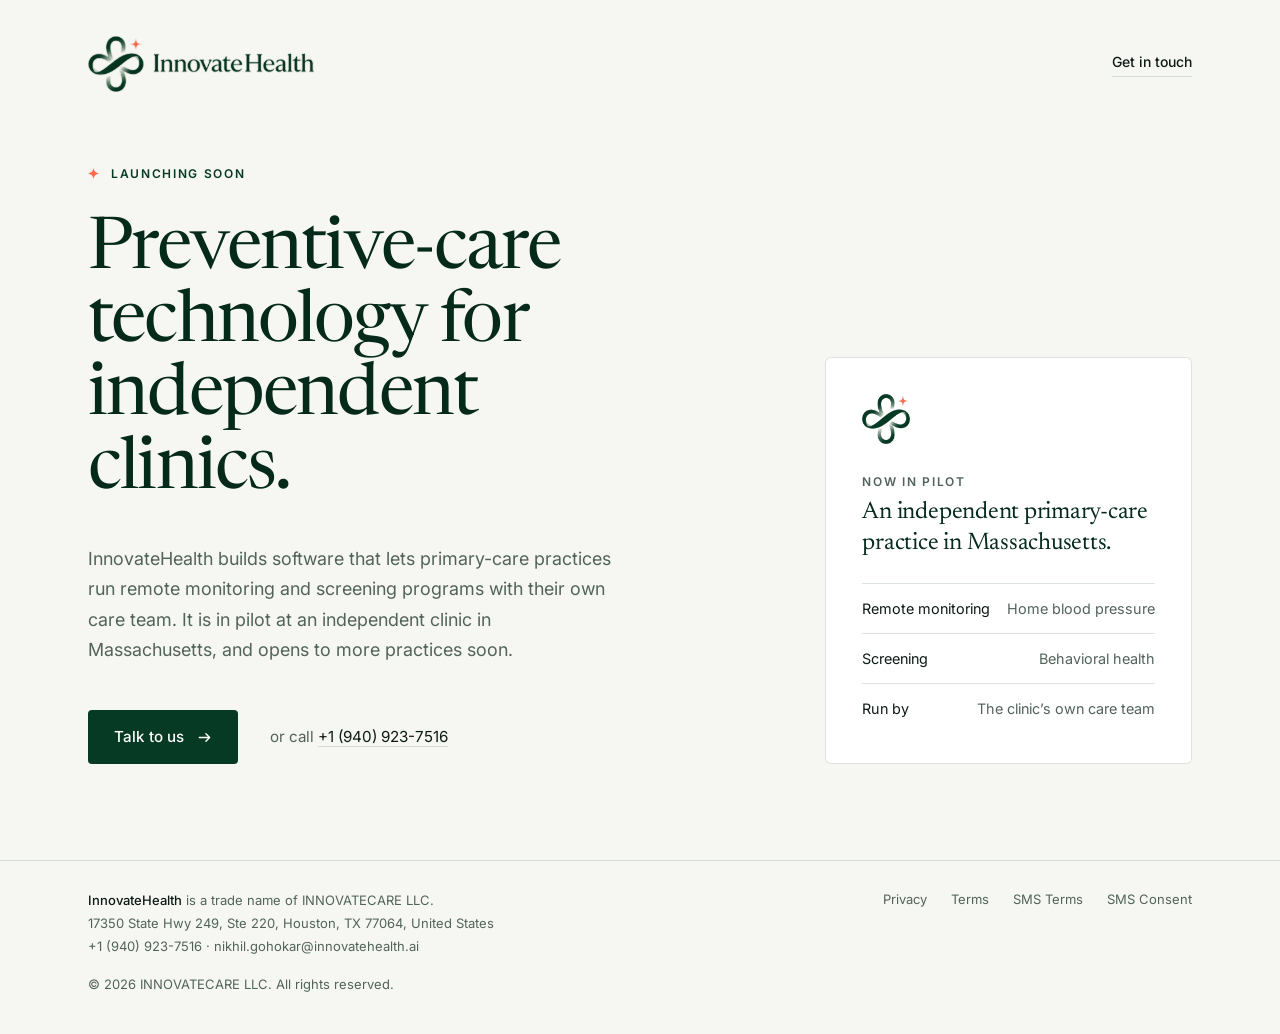
<file: index.html>
<!DOCTYPE html>
<html lang="en">
<head>
  <meta charset="UTF-8">
  <meta name="viewport" content="width=device-width, initial-scale=1.0">
  <title>InnovateHealth — Launching soon</title>
  <meta name="description" content="InnovateHealth builds preventive-care software for independent primary-care practices, now in pilot at a clinic in Massachusetts. A trade name of INNOVATECARE LLC.">
  <meta name="theme-color" content="#F6F7F3">
  <meta property="og:title" content="InnovateHealth — Launching soon">
  <meta property="og:description" content="Preventive-care technology for independent clinics. Now in pilot in Massachusetts.">
  <meta property="og:type" content="website">
  <meta property="og:url" content="https://innovatehealth.ai/">
  <link rel="canonical" href="https://innovatehealth.ai/">
  <link rel="icon" type="image/png" sizes="32x32" href="files/logos/favicon-32x32.png">
  <link rel="apple-touch-icon" sizes="180x180" href="files/logos/apple-touch-icon.png">
  <link rel="preconnect" href="https://fonts.googleapis.com">
  <link rel="preconnect" href="https://fonts.gstatic.com" crossorigin>
  <link href="https://fonts.googleapis.com/css2?family=Inter:wght@400;500;600&family=Newsreader:opsz,wght@6..72,400;6..72,500&display=swap" rel="stylesheet">
  <style>
    /* Palette taken from the logo: the knot (forest) and the spark (coral).
       Coral is a marker only — never body text, never a button. */
    :root {
      --forest: #073A25;
      --forest-deep: #052A1B;
      --spark: #FD6C4B;
      --canvas: #F6F7F3;
      --paper: #FFFFFF;
      --ink: #0E1A15;
      --muted: #52635B;            /* 6.1:1 on canvas */
      --rule: rgba(7, 58, 37, 0.14);
      --serif: "Newsreader", "Iowan Old Style", Georgia, serif;
      --sans: "Inter", system-ui, -apple-system, "Segoe UI", sans-serif;
    }
    *, *::before, *::after { box-sizing: border-box; }
    html, body { margin: 0; }
    body {
      min-height: 100vh;
      display: flex;
      flex-direction: column;
      background: var(--canvas);
      color: var(--ink);
      font-family: var(--sans);
      font-size: 16px;
      line-height: 1.6;
      -webkit-font-smoothing: antialiased;
      text-rendering: optimizeLegibility;
    }
    a { color: inherit; }
    a:focus-visible { outline: 2px solid var(--forest); outline-offset: 4px; border-radius: 2px; }
    .wrap { width: 100%; max-width: 1200px; margin: 0 auto; padding: 0 48px; }

    /* Header */
    header { padding: 36px 0 0; }
    header .wrap { display: flex; align-items: center; justify-content: space-between; }
    .logo { display: block; line-height: 0; }
    .logo img { height: 56px; width: auto; }
    .header-link {
      font-size: 0.875rem; font-weight: 500; color: var(--ink);
      text-decoration: none; padding-bottom: 2px;
      border-bottom: 1px solid var(--rule);
      transition: border-color 180ms ease;
    }
    .header-link:hover { border-color: var(--forest); }

    /* Hero */
    main { flex: 1; display: flex; align-items: center; padding: 72px 0 96px; }
    .grid {
      display: grid;
      grid-template-columns: minmax(0, 7fr) minmax(0, 4fr);
      gap: 96px;
      align-items: end;
    }
    .label {
      display: flex; align-items: center; gap: 12px;
      margin: 0 0 32px;
      font-size: 0.75rem; font-weight: 600; letter-spacing: 0.14em; text-transform: uppercase;
      color: var(--forest);
    }
    .label svg { width: 11px; height: 11px; flex: none; }
    h1 {
      margin: 0;
      font-family: var(--serif);
      font-optical-sizing: auto;
      font-weight: 400;
      font-size: clamp(2.6rem, 5.6vw, 5.25rem);
      line-height: 1.02;
      letter-spacing: -0.025em;
      color: var(--forest-deep);
      max-width: 12.5ch;
    }
    .lede {
      margin: 36px 0 0; max-width: 33rem;
      font-size: 1.125rem; line-height: 1.7; color: var(--muted);
    }
    .actions { display: flex; flex-wrap: wrap; align-items: center; gap: 16px 32px; margin-top: 44px; }
    .btn {
      display: inline-flex; align-items: center; gap: 12px;
      padding: 15px 26px;
      background: var(--forest); color: #FFFFFF;
      border-radius: 4px;
      font-weight: 500; font-size: 0.95rem; letter-spacing: 0.01em; text-decoration: none;
      transition: background-color 180ms ease;
    }
    .btn:hover { background: var(--forest-deep); }
    .btn svg { width: 15px; height: 15px; transition: transform 180ms ease; }
    .btn:hover svg { transform: translateX(3px); }
    .phone { font-size: 0.95rem; color: var(--muted); }
    .phone a { color: var(--ink); text-decoration: none; border-bottom: 1px solid var(--rule); }
    .phone a:hover { border-color: var(--forest); }

    /* Pilot note — the one piece of substance, set like a printed card */
    .pilot {
      background: var(--paper);
      border: 1px solid var(--rule);
      border-radius: 6px;
      padding: 36px 36px 30px;
    }
    .pilot-mark { display: block; width: 48px; height: auto; margin-bottom: 28px; }
    .pilot h2 {
      margin: 0 0 6px;
      font-size: 0.75rem; font-weight: 600; letter-spacing: 0.14em; text-transform: uppercase;
      color: var(--muted);
    }
    .pilot p {
      margin: 0 0 24px;
      font-family: var(--serif); font-size: 1.5rem; line-height: 1.3; letter-spacing: -0.01em;
      color: var(--forest-deep);
    }
    .pilot ul { list-style: none; margin: 0; padding: 0; }
    .pilot li {
      display: flex; justify-content: space-between; gap: 16px;
      padding: 13px 0;
      border-top: 1px solid var(--rule);
      font-size: 0.9rem; color: var(--ink);
    }
    .pilot li span { color: var(--muted); }

    /* Footer */
    footer { border-top: 1px solid var(--rule); padding: 28px 0 40px; font-size: 0.8125rem; color: var(--muted); }
    footer .wrap { display: flex; flex-wrap: wrap; justify-content: space-between; gap: 16px 48px; }
    footer address { font-style: normal; line-height: 1.75; }
    footer address strong { color: var(--ink); font-weight: 500; }
    footer address a { text-decoration: none; }
    footer address a:hover { color: var(--forest); }
    footer nav { display: flex; flex-wrap: wrap; gap: 6px 24px; align-items: flex-start; }
    footer nav a { text-decoration: none; }
    footer nav a:hover { color: var(--forest); }
    .copy { width: 100%; margin: 0; }

    /* A single quiet entrance; nothing for reduced-motion users */
    @media (prefers-reduced-motion: no-preference) {
      .in { opacity: 0; transform: translateY(8px); animation: in 700ms cubic-bezier(.2,.65,.2,1) forwards; }
      .in.d1 { animation-delay: 60ms; } .in.d2 { animation-delay: 140ms; } .in.d3 { animation-delay: 240ms; }
      @keyframes in { to { opacity: 1; transform: none; } }
    }

    @media (max-width: 980px) {
      .wrap { padding: 0 32px; }
      .grid { grid-template-columns: 1fr; gap: 64px; align-items: start; }
      .pilot { max-width: 520px; }
      main { padding: 56px 0 72px; }
    }
    @media (max-width: 560px) {
      .wrap { padding: 0 22px; }
      header { padding-top: 24px; }
      .logo img { height: 40px; }
      main { padding: 48px 0 56px; }
      .label { margin-bottom: 24px; }
      .lede { margin-top: 26px; font-size: 1.0625rem; }
      .actions { margin-top: 34px; }
      .pilot { padding: 28px 24px 22px; }
      .pilot p { font-size: 1.3rem; }
    }
  </style>
</head>
<body>
  <header>
    <div class="wrap">
      <a class="logo" href="/" aria-label="InnovateHealth home">
        <img src="files/logos/innovatehealth-logo-dark@2x.png" alt="InnovateHealth" width="395" height="98">
      </a>
      <a class="header-link" href="mailto:nikhil.gohokar@innovatehealth.ai?subject=InnovateHealth">Get in touch</a>
    </div>
  </header>

  <main>
    <div class="wrap grid">
      <section aria-labelledby="headline">
        <p class="label in">
          <svg viewBox="0 0 24 24" aria-hidden="true"><path fill="#FD6C4B" d="M12 0c.7 6.4 5 10.9 12 12-7 1.1-11.3 5.6-12 12-.7-6.4-5-10.9-12-12C7 10.9 11.3 6.4 12 0Z"/></svg>
          Launching soon
        </p>
        <h1 id="headline" class="in d1">Preventive-care technology for independent clinics.</h1>
        <p class="lede in d2">
          InnovateHealth builds software that lets primary-care practices run remote monitoring
          and screening programs with their own care team. It is in pilot at an independent
          clinic in Massachusetts, and opens to more practices soon.
        </p>
        <div class="actions in d3">
          <a class="btn" href="mailto:nikhil.gohokar@innovatehealth.ai?subject=InnovateHealth">
            Talk to us
            <svg viewBox="0 0 16 16" aria-hidden="true"><path fill="none" stroke="currentColor" stroke-width="1.5" stroke-linecap="round" stroke-linejoin="round" d="M2.5 8h11M9.5 4l4 4-4 4"/></svg>
          </a>
          <span class="phone">or call <a href="tel:+19409237516">+1 (940) 923-7516</a></span>
        </div>
      </section>

      <aside class="pilot in d3" aria-labelledby="pilot-title">
        <img class="pilot-mark" src="files/logos/innovatehealth-mark-dark@2x.png" alt="" width="332" height="340">
        <h2 id="pilot-title">Now in pilot</h2>
        <p>An independent primary-care practice in Massachusetts.</p>
        <ul>
          <li>Remote monitoring <span>Home blood pressure</span></li>
          <li>Screening <span>Behavioral health</span></li>
          <li>Run by <span>The clinic’s own care team</span></li>
        </ul>
      </aside>
    </div>
  </main>

  <footer>
    <div class="wrap">
      <address>
        <strong>InnovateHealth</strong> is a trade name of INNOVATECARE LLC.<br>
        17350 State Hwy 249, Ste 220, Houston, TX 77064, United States<br>
        <a href="tel:+19409237516">+1 (940) 923-7516</a> ·
        <a href="mailto:nikhil.gohokar@innovatehealth.ai">nikhil.gohokar@innovatehealth.ai</a>
      </address>
      <nav aria-label="Legal">
        <a href="privacy.html">Privacy</a>
        <a href="terms.html">Terms</a>
        <a href="sms-terms.html">SMS Terms</a>
        <a href="sms-consent.html">SMS Consent</a>
      </nav>
      <p class="copy">© 2026 INNOVATECARE LLC. All rights reserved.</p>
    </div>
  </footer>
</body>
</html>
</file>
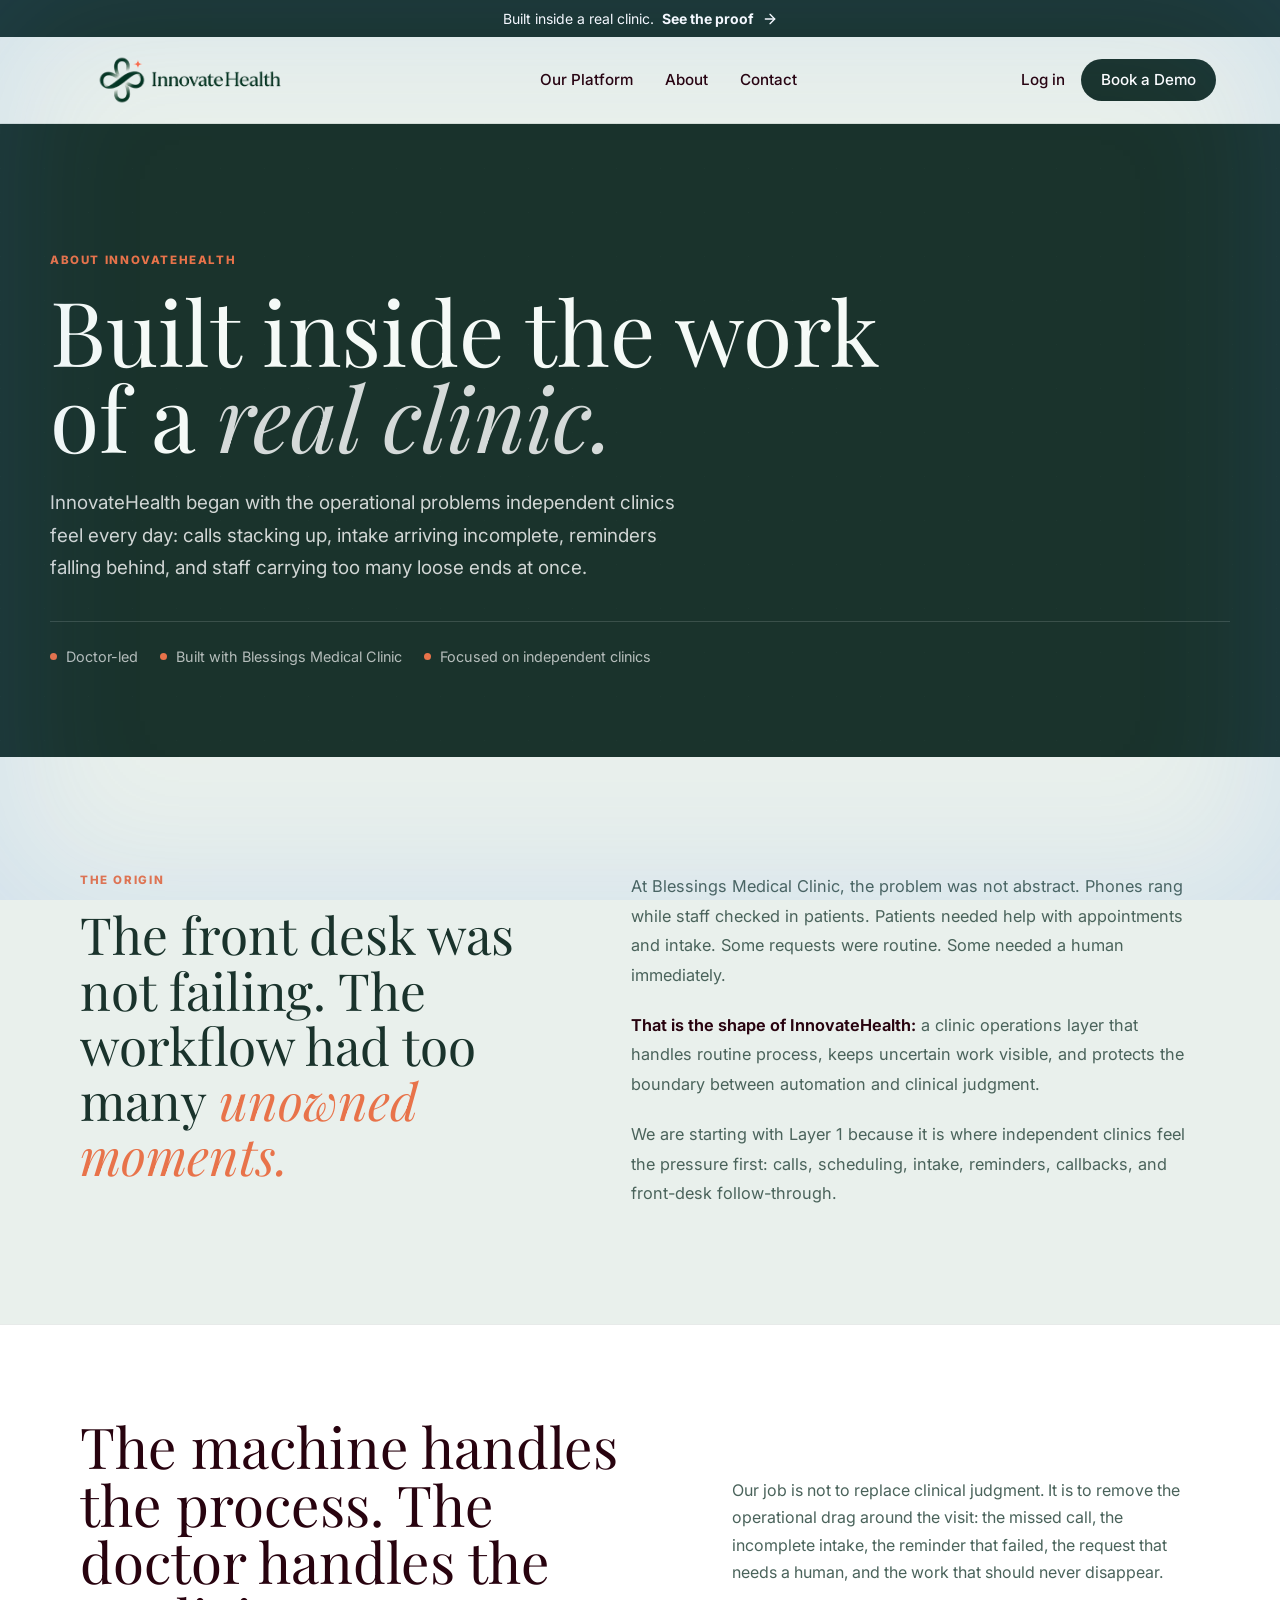
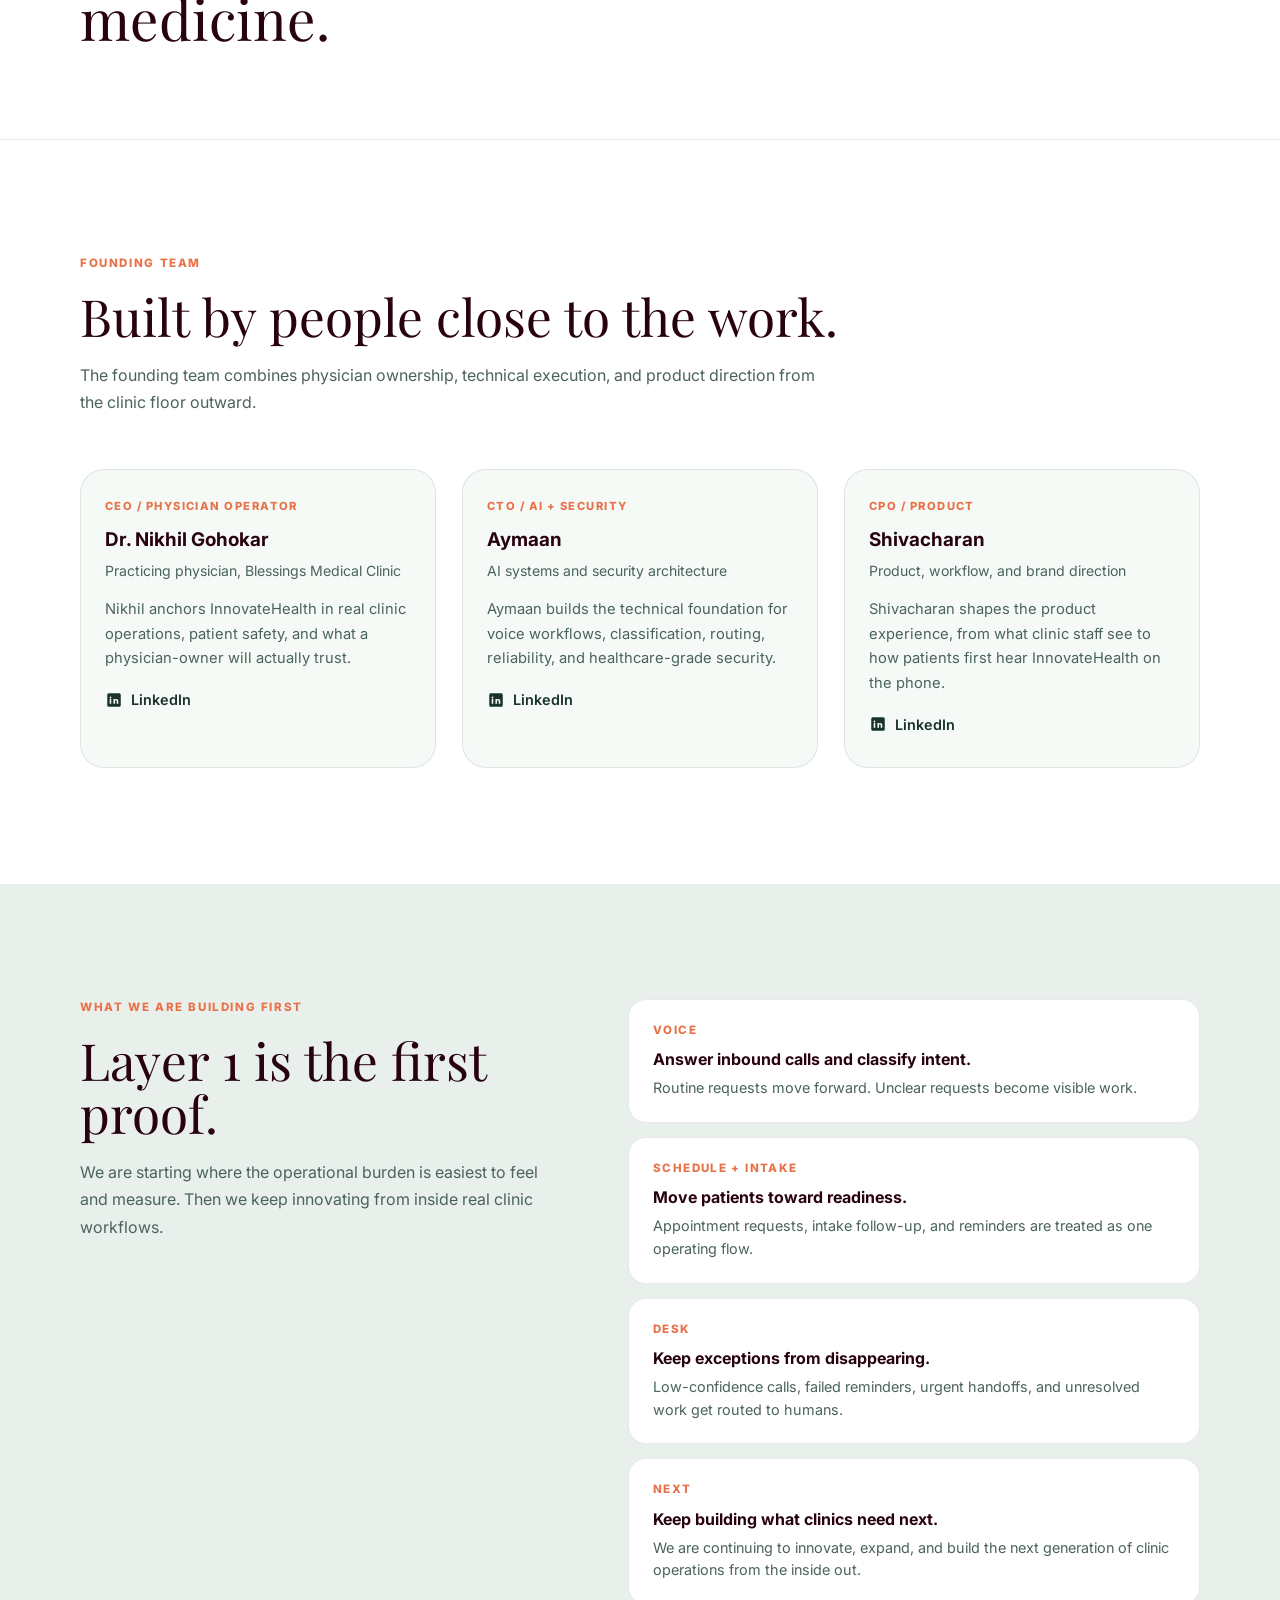
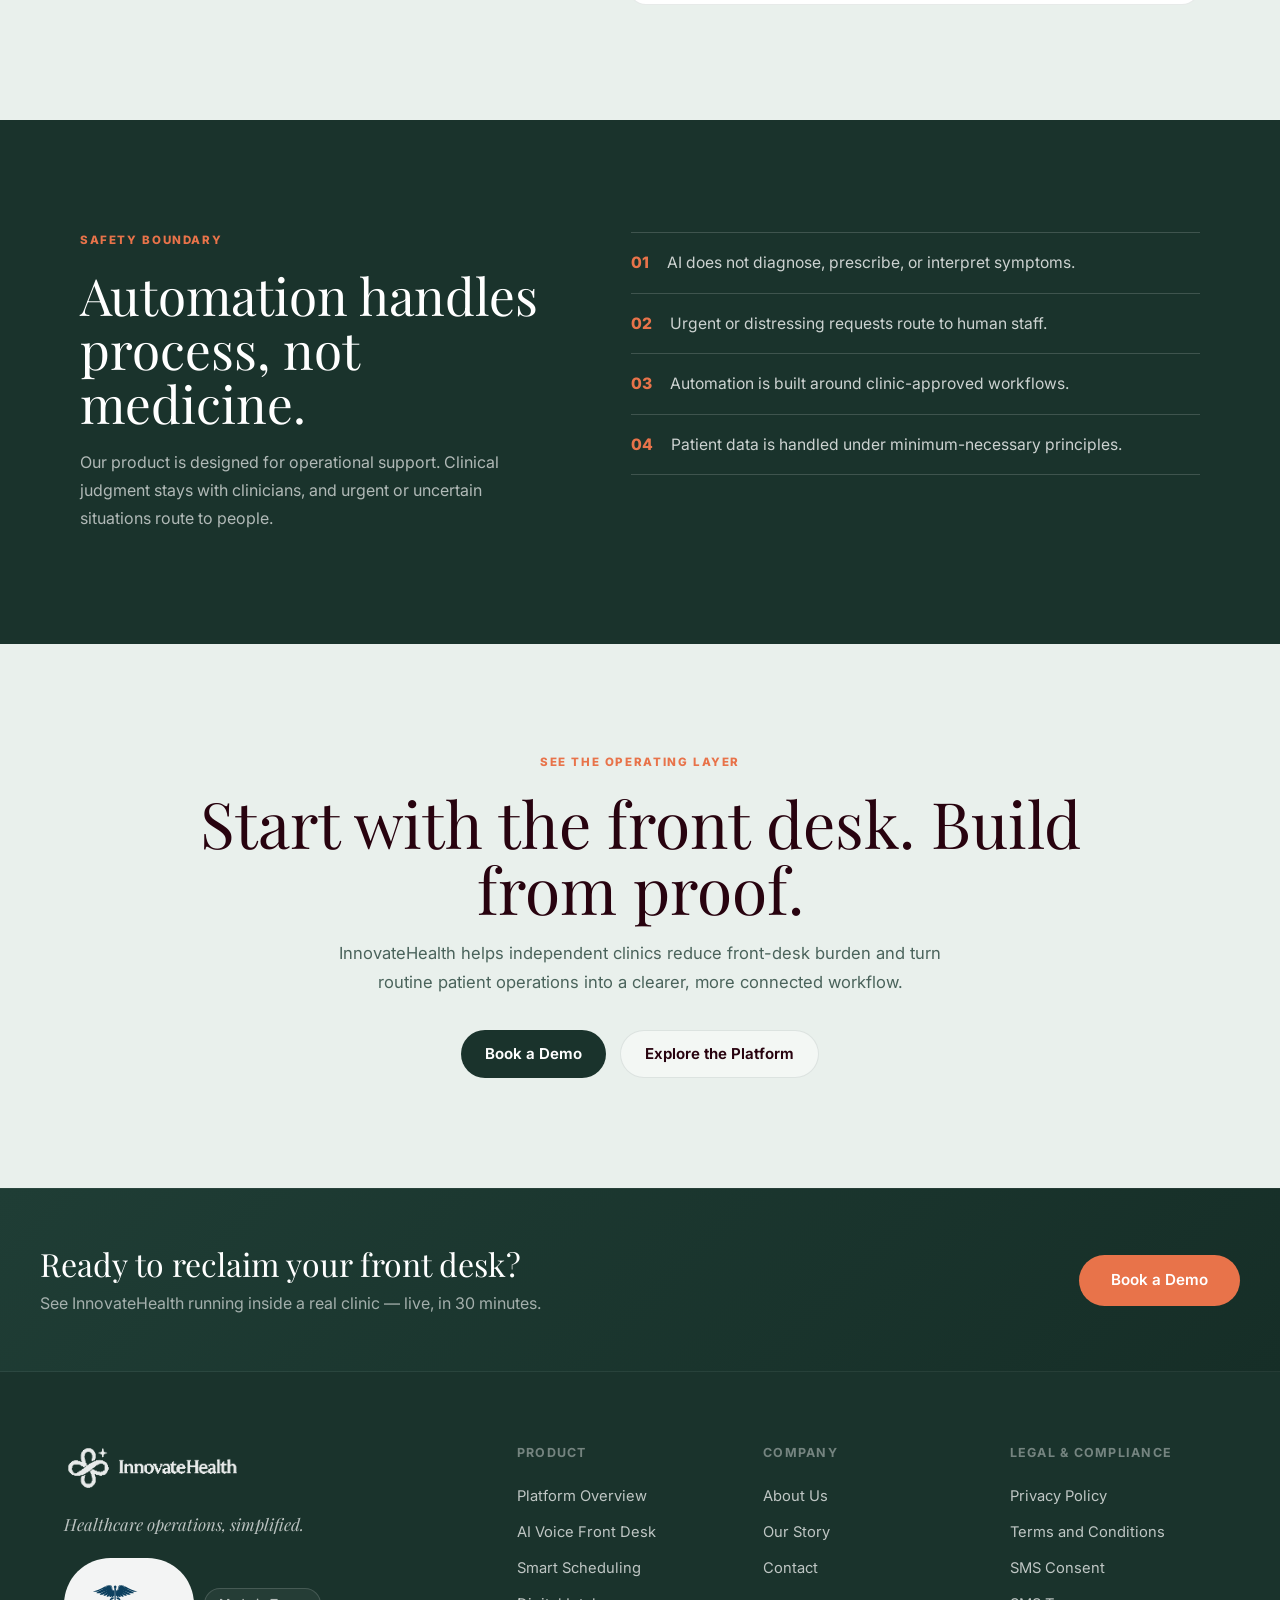
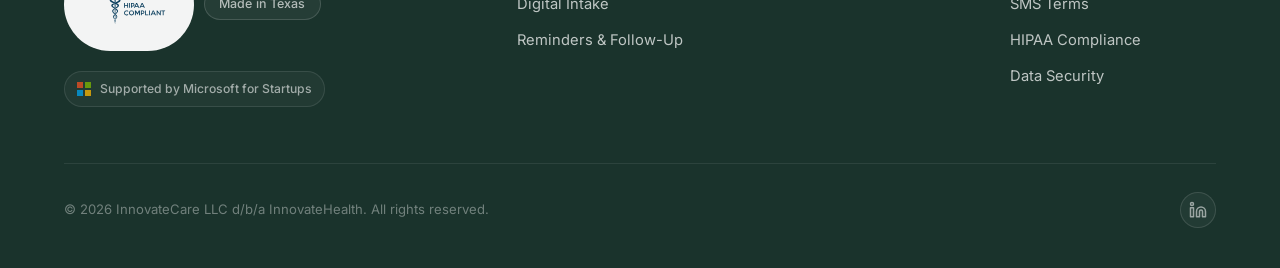
<file: about.html>
<!DOCTYPE html>
<html lang="en">
<head>
  <meta charset="UTF-8">
  <meta name="viewport" content="width=device-width, initial-scale=1.0">
  <meta name="description" content="InnovateHealth is a healthcare operations company built inside a real clinic by a practicing physician.">
  <title>About Us | InnovateHealth</title>
  <link rel="preconnect" href="https://fonts.googleapis.com">
  <link rel="preconnect" href="https://fonts.gstatic.com" crossorigin>
  <link href="https://fonts.googleapis.com/css2?family=Inter:wght@400;500;600;700;800;900&family=Playfair+Display:ital,wght@0,400;0,700;1,400&display=swap" rel="stylesheet">
  <link rel="stylesheet" href="styles.css?v=18">
  <link rel="icon" type="image/png" sizes="32x32" href="files/logos/favicon-32x32.png">
  <link rel="apple-touch-icon" sizes="180x180" href="files/logos/apple-touch-icon.png">
  <style>
    .about-page{background:var(--pk-bg-light);color:var(--pk-text-main)}
    .about-kicker{display:block;font-size:.72rem;font-weight:800;letter-spacing:.14em;text-transform:uppercase;color:var(--pk-accent-coral);margin-bottom:18px}
    .about-hero{padding:clamp(82px,10vw,132px) 24px clamp(56px,7vw,96px);background:var(--pk-dark-green);color:var(--pk-white);position:relative;overflow:hidden}
    .about-hero::before{content:"";position:absolute;inset:0;background:linear-gradient(115deg,rgba(255,255,255,.07) 0 1px,transparent 1px 100%);background-size:44px 44px;opacity:.18;pointer-events:none}
    .about-hero-inner{max-width:1180px;margin:0 auto;position:relative}
    .about-hero-copy h1{font-family:var(--font-serif);font-weight:400;font-size:clamp(2.7rem,7vw,6.35rem);line-height:.96;color:#f5faf7;max-width:840px;margin:0 0 28px}
    .about-hero-copy h1 em{font-style:italic;color:rgba(255,255,255,.82)}
    .about-hero-copy p{font-size:clamp(1rem,1.55vw,1.18rem);line-height:1.72;color:rgba(255,255,255,.8);max-width:660px;margin:0}
    .about-proof-line{display:flex;flex-wrap:wrap;gap:12px 22px;margin-top:36px;padding-top:24px;border-top:1px solid rgba(255,255,255,.14);color:rgba(255,255,255,.68);font-size:.9rem}
    .about-proof-line span{display:inline-flex;align-items:center;gap:9px}
    .about-proof-line span::before{content:"";width:7px;height:7px;border-radius:50%;background:var(--pk-accent-coral)}
    .about-section{padding:clamp(72px,9vw,118px) 24px}
    .about-inner{max-width:1120px;margin:0 auto}
    .origin-grid{display:grid;grid-template-columns:1fr;gap:46px;align-items:start}
    @media(min-width:900px){.origin-grid{grid-template-columns:minmax(0,.9fr) minmax(0,1.1fr);gap:86px}}
    .origin-statement{font-family:var(--font-serif);font-size:clamp(2.1rem,4vw,3.45rem);line-height:1.08;font-weight:400;color:var(--pk-dark-green);margin:0}
    .origin-statement em{font-style:italic;color:var(--pk-accent-coral)}
    .origin-copy p{font-size:1.02rem;line-height:1.82;color:var(--pk-text-muted);margin:0 0 20px}
    .origin-copy p:last-child{margin-bottom:0}
    .origin-copy strong{font-weight:650;color:var(--pk-text-main)}
    .principle-band{background:var(--pk-white);border-top:1px solid var(--pk-divider);border-bottom:1px solid var(--pk-divider);padding:clamp(62px,8vw,92px) 24px}
    .principle-inner{max-width:1120px;margin:0 auto;display:grid;grid-template-columns:1fr;gap:36px;align-items:center}
    @media(min-width:860px){.principle-inner{grid-template-columns:1.1fr .9fr;gap:80px}}
    .principle-quote{font-family:var(--font-serif);font-size:clamp(2rem,4.4vw,4rem);line-height:1.02;font-weight:400;color:var(--pk-text-main);margin:0}
    .principle-copy{font-size:1rem;line-height:1.72;color:var(--pk-text-muted);margin:0}
    .section-heading{max-width:760px;margin:0 0 52px}
    .section-heading h2{font-family:var(--font-serif);font-size:clamp(2.2rem,4vw,3.5rem);line-height:1.04;font-weight:400;color:var(--pk-text-main);margin:0 0 18px}
    .section-heading p{font-size:1rem;line-height:1.72;color:var(--pk-text-muted);margin:0}
    .founders-section{background:var(--pk-white)}
    .founder-grid{display:grid;grid-template-columns:1fr;gap:26px}
    @media(min-width:820px){.founder-grid{grid-template-columns:repeat(3,1fr)}}
    .founder-card{background:var(--pk-bg-surface);border:1px solid var(--pk-divider);border-radius:24px;padding:28px 24px}
    .founder-card-body{padding:0}
    .founder-card-body .founder-role{display:block;font-size:.7rem;font-weight:800;letter-spacing:.13em;text-transform:uppercase;color:var(--pk-accent-coral);margin-bottom:12px}
    .founder-card-body h3{font-size:1.18rem;color:var(--pk-text-main);margin:0 0 5px}
    .founder-card-body .title{display:block;font-size:.88rem;color:var(--pk-text-muted);margin-bottom:16px}
    .founder-card-body p{font-size:.92rem;line-height:1.68;color:var(--pk-text-muted);margin:0}
    .founder-linkedin{display:inline-flex;align-items:center;gap:8px;margin-top:18px;font-size:.9rem;font-weight:600;color:var(--pk-dark-green);text-decoration:none}
    .founder-linkedin:hover{color:#112720}
    .founder-linkedin svg{flex-shrink:0}
    .build-section{background:var(--pk-bg-light)}
    .build-grid{display:grid;grid-template-columns:1fr;gap:32px}
    @media(min-width:880px){.build-grid{grid-template-columns:.9fr 1.1fr;gap:80px;align-items:start}}
    .build-steps{display:grid;gap:14px}
    .build-step{background:var(--pk-white);border:1px solid var(--pk-divider);border-radius:18px;padding:22px 24px}
    .build-step span{display:block;font-size:.72rem;font-weight:800;letter-spacing:.12em;text-transform:uppercase;color:var(--pk-accent-coral);margin-bottom:8px}
    .build-step h3{font-size:1rem;margin:0 0 6px;color:var(--pk-text-main)}
    .build-step p{font-size:.9rem;line-height:1.58;color:var(--pk-text-muted);margin:0}
    .safety-section{background:var(--pk-dark-green);color:var(--pk-white);padding:clamp(76px,9vw,112px) 24px}
    .safety-inner{max-width:1120px;margin:0 auto;display:grid;grid-template-columns:1fr;gap:40px}
    @media(min-width:900px){.safety-inner{grid-template-columns:.9fr 1.1fr;gap:86px;align-items:start}}
    .safety-inner h2{font-family:var(--font-serif);font-size:clamp(2rem,4vw,3.4rem);line-height:1.06;font-weight:400;color:var(--pk-white);margin:0}
    .safety-inner p{font-size:1rem;line-height:1.75;color:rgba(255,255,255,.66);margin:18px 0 0}
    .safety-list{display:grid;gap:0;border-top:1px solid rgba(255,255,255,.16)}
    .safety-list div{display:flex;gap:18px;padding:18px 0;border-bottom:1px solid rgba(255,255,255,.16);font-size:.98rem;color:rgba(255,255,255,.78)}
    .safety-list span{font-weight:800;color:var(--pk-accent-coral)}
    .about-cta{background:var(--pk-bg-light);padding:clamp(72px,9vw,110px) 24px}
    .about-cta-inner{max-width:900px;margin:0 auto;text-align:center}
    .about-cta h2{font-family:var(--font-serif);font-size:clamp(2.2rem,5vw,4.2rem);line-height:1.03;font-weight:400;color:var(--pk-text-main);margin:0 0 18px}
    .about-cta p{font-size:1.04rem;line-height:1.7;color:var(--pk-text-muted);max-width:620px;margin:0 auto 34px}
    .about-cta-actions{display:flex;justify-content:center;gap:14px;flex-wrap:wrap}
    .about-primary,.about-secondary{display:inline-flex;align-items:center;justify-content:center;min-height:48px;padding:0 24px;border-radius:999px;font-weight:650;font-size:.94rem;transition:transform .25s,background .25s,color .25s,border-color .25s}
    .about-primary{background:var(--pk-dark-green);color:var(--pk-white)}
    .about-primary:hover{background:#112720;transform:translateY(-2px)}
    .about-secondary{border:1px solid var(--pk-divider);color:var(--pk-text-main);background:rgba(255,255,255,.45)}
    .about-secondary:hover{border-color:rgba(26,51,44,.28);transform:translateY(-2px)}
    @media(max-width:640px){
      .about-page{overflow-x:hidden}
      .about-hero{padding:68px 20px 54px}
      .about-hero-copy h1{font-size:2.18rem;line-height:1.08;max-width:330px}
      .about-hero-copy p{max-width:330px}
      .about-proof-line{display:grid;gap:12px}
      .about-section{padding:64px 20px}
      .origin-statement,.principle-quote,.section-heading h2,.safety-inner h2,.about-cta h2{font-size:1.62rem;line-height:1.16;max-width:310px;overflow-wrap:break-word}
      .principle-band{padding:64px 20px}
      .origin-copy p,.principle-copy,.section-heading p,.build-step p,.safety-inner p,.about-cta p{font-size:1rem;line-height:1.72;max-width:330px;overflow-wrap:break-word}
      .founder-grid{gap:18px}
    }
  </style>
</head>
<body>
  <div class="edge-glow" aria-hidden="true"></div>

  <div class="announcement-bar" id="announcement-bar">
    <a href="platform.html" class="announcement-link">
      Built inside a real clinic. <strong>See the proof</strong>
      <svg width="16" height="16" viewBox="0 0 24 24" fill="none" stroke="currentColor" stroke-width="2" stroke-linecap="round" stroke-linejoin="round"><line x1="5" y1="12" x2="19" y2="12"></line><polyline points="12 5 19 12 12 19"></polyline></svg>
    </a>
  </div>

  <nav class="navbar" id="main-nav">
    <div class="nav-container">
      <a href="index.html" class="nav-logo" aria-label="InnovateHealth Home">
        <img src="files/logos/innovatehealth-logo-dark.png" alt="InnovateHealth" class="nav-logo-image">
      </a>
      <div class="nav-links">
        <a href="platform.html" class="nav-link">Our Platform</a>
        <a href="about.html" class="nav-link active">About</a>
        <a href="contact.html" class="nav-link">Contact</a>
      </div>
      <div class="nav-actions">
        <a href="contact.html" class="btn-login">Log in</a>
        <a href="contact.html" class="btn-cta-nav" id="nav-cta">Book a Demo</a>
        <button class="mobile-menu-btn" id="mobile-menu-btn" aria-label="Toggle menu"><svg width="24" height="24" viewBox="0 0 24 24" fill="none" stroke="currentColor" stroke-width="2" stroke-linecap="round" stroke-linejoin="round" class="icon-menu"><line x1="3" y1="12" x2="21" y2="12"></line><line x1="3" y1="6" x2="21" y2="6"></line><line x1="3" y1="18" x2="21" y2="18"></line></svg><svg width="24" height="24" viewBox="0 0 24 24" fill="none" stroke="currentColor" stroke-width="2" stroke-linecap="round" stroke-linejoin="round" class="icon-close" style="display:none"><line x1="18" y1="6" x2="6" y2="18"></line><line x1="6" y1="6" x2="18" y2="18"></line></svg></button>
      </div>
    </div>
    <div class="mobile-menu-drawer" id="mobile-menu-drawer">
      <div class="mobile-nav-links">
        <a href="platform.html" class="mobile-nav-link">Our Platform</a>
        <a href="about.html" class="mobile-nav-link active">About</a>
        <a href="contact.html" class="mobile-nav-link">Contact</a>
      </div>
      <div class="mobile-nav-footer">
        <a href="contact.html" class="btn-login mobile-login">Log in</a>
        <a href="contact.html" class="btn-cta-nav mobile-cta">Book a Demo</a>
      </div>
    </div>
  </nav>

  <main id="main-content" class="about-page">

    <section class="about-hero">
      <div class="about-hero-inner">
        <div class="about-hero-copy animate-on-scroll">
          <span class="about-kicker">About InnovateHealth</span>
          <h1>Built inside the work of a <em>real clinic.</em></h1>
          <p>InnovateHealth began with the operational problems independent clinics feel every day: calls stacking up, intake arriving incomplete, reminders falling behind, and staff carrying too many loose ends at once.</p>
          <div class="about-proof-line" aria-label="Company proof points">
            <span>Doctor-led</span>
            <span>Built with Blessings Medical Clinic</span>
            <span>Focused on independent clinics</span>
          </div>
        </div>
      </div>
    </section>

    <section class="about-section">
      <div class="about-inner origin-grid">
        <div class="animate-on-scroll">
          <span class="about-kicker">The origin</span>
          <p class="origin-statement">The front desk was not failing. The workflow had too many <em>unowned moments.</em></p>
        </div>
        <div class="origin-copy animate-on-scroll delay-100">
          <p>At Blessings Medical Clinic, the problem was not abstract. Phones rang while staff checked in patients. Patients needed help with appointments and intake. Some requests were routine. Some needed a human immediately.</p>
          <p><strong>That is the shape of InnovateHealth:</strong> a clinic operations layer that handles routine process, keeps uncertain work visible, and protects the boundary between automation and clinical judgment.</p>
          <p>We are starting with Layer 1 because it is where independent clinics feel the pressure first: calls, scheduling, intake, reminders, callbacks, and front-desk follow-through.</p>
        </div>
      </div>
    </section>

    <section class="principle-band">
      <div class="principle-inner animate-on-scroll">
        <p class="principle-quote">The machine handles the process. The doctor handles the medicine.</p>
        <p class="principle-copy">Our job is not to replace clinical judgment. It is to remove the operational drag around the visit: the missed call, the incomplete intake, the reminder that failed, the request that needs a human, and the work that should never disappear.</p>
      </div>
    </section>

    <section class="about-section founders-section" id="founder">
      <div class="about-inner">
        <div class="section-heading animate-on-scroll">
          <span class="about-kicker">Founding team</span>
          <h2>Built by people close to the work.</h2>
          <p>The founding team combines physician ownership, technical execution, and product direction from the clinic floor outward.</p>
        </div>
        <div class="founder-grid animate-on-scroll delay-100">
          <article class="founder-card">
            <div class="founder-card-body">
              <span class="founder-role">CEO / Physician operator</span>
              <h3>Dr. Nikhil Gohokar</h3>
              <span class="title">Practicing physician, Blessings Medical Clinic</span>
              <p>Nikhil anchors InnovateHealth in real clinic operations, patient safety, and what a physician-owner will actually trust.</p>
              <a href="https://www.linkedin.com/in/nikhilgohokar/" class="founder-linkedin" target="_blank" rel="noopener noreferrer" aria-label="Dr. Nikhil Gohokar on LinkedIn">
                <svg width="18" height="18" viewBox="0 0 24 24" fill="currentColor" aria-hidden="true"><path d="M19 3A2 2 0 0 1 21 5V19A2 2 0 0 1 19 21H5A2 2 0 0 1 3 19V5A2 2 0 0 1 5 3H19M8.34 17V10.74H6.26V17H8.34M7.3 9.88A1.21 1.21 0 1 0 7.3 7.46A1.21 1.21 0 0 0 7.3 9.88M17.74 17V13.56C17.74 11.72 16.76 10.57 15 10.57C14.16 10.57 13.59 11.03 13.36 11.47V10.74H11.28C11.31 11.22 11.28 17 11.28 17H13.36V13.5C13.36 13.31 13.37 13.11 13.43 12.98C13.58 12.59 13.92 12.19 14.5 12.19C15.26 12.19 15.56 12.78 15.56 13.64V17H17.74Z"/></svg>
                <span>LinkedIn</span>
              </a>
            </div>
          </article>
          <article class="founder-card">
            <div class="founder-card-body">
              <span class="founder-role">CTO / AI + security</span>
              <h3>Aymaan</h3>
              <span class="title">AI systems and security architecture</span>
              <p>Aymaan builds the technical foundation for voice workflows, classification, routing, reliability, and healthcare-grade security.</p>
              <a href="https://www.linkedin.com/in/mohammed-aymaan-2ba45524a/" class="founder-linkedin" target="_blank" rel="noopener noreferrer" aria-label="Aymaan on LinkedIn">
                <svg width="18" height="18" viewBox="0 0 24 24" fill="currentColor" aria-hidden="true"><path d="M19 3A2 2 0 0 1 21 5V19A2 2 0 0 1 19 21H5A2 2 0 0 1 3 19V5A2 2 0 0 1 5 3H19M8.34 17V10.74H6.26V17H8.34M7.3 9.88A1.21 1.21 0 1 0 7.3 7.46A1.21 1.21 0 0 0 7.3 9.88M17.74 17V13.56C17.74 11.72 16.76 10.57 15 10.57C14.16 10.57 13.59 11.03 13.36 11.47V10.74H11.28C11.31 11.22 11.28 17 11.28 17H13.36V13.5C13.36 13.31 13.37 13.11 13.43 12.98C13.58 12.59 13.92 12.19 14.5 12.19C15.26 12.19 15.56 12.78 15.56 13.64V17H17.74Z"/></svg>
                <span>LinkedIn</span>
              </a>
            </div>
          </article>
          <article class="founder-card">
            <div class="founder-card-body">
              <span class="founder-role">CPO / Product</span>
              <h3>Shivacharan</h3>
              <span class="title">Product, workflow, and brand direction</span>
              <p>Shivacharan shapes the product experience, from what clinic staff see to how patients first hear InnovateHealth on the phone.</p>
              <a href="https://www.linkedin.com/in/shiva-charan-mandhapuram/" class="founder-linkedin" target="_blank" rel="noopener noreferrer" aria-label="Shivacharan on LinkedIn">
                <svg width="18" height="18" viewBox="0 0 24 24" fill="currentColor" aria-hidden="true"><path d="M19 3A2 2 0 0 1 21 5V19A2 2 0 0 1 19 21H5A2 2 0 0 1 3 19V5A2 2 0 0 1 5 3H19M8.34 17V10.74H6.26V17H8.34M7.3 9.88A1.21 1.21 0 1 0 7.3 7.46A1.21 1.21 0 0 0 7.3 9.88M17.74 17V13.56C17.74 11.72 16.76 10.57 15 10.57C14.16 10.57 13.59 11.03 13.36 11.47V10.74H11.28C11.31 11.22 11.28 17 11.28 17H13.36V13.5C13.36 13.31 13.37 13.11 13.43 12.98C13.58 12.59 13.92 12.19 14.5 12.19C15.26 12.19 15.56 12.78 15.56 13.64V17H17.74Z"/></svg>
                <span>LinkedIn</span>
              </a>
            </div>
          </article>
        </div>
      </div>
    </section>

    <section class="about-section build-section">
      <div class="about-inner build-grid">
        <div class="section-heading animate-on-scroll">
          <span class="about-kicker">What we are building first</span>
          <h2>Layer 1 is the first proof.</h2>
          <p>We are starting where the operational burden is easiest to feel and measure. Then we keep innovating from inside real clinic workflows.</p>
        </div>
        <div class="build-steps animate-on-scroll delay-100">
          <div class="build-step">
            <span>Voice</span>
            <h3>Answer inbound calls and classify intent.</h3>
            <p>Routine requests move forward. Unclear requests become visible work.</p>
          </div>
          <div class="build-step">
            <span>Schedule + Intake</span>
            <h3>Move patients toward readiness.</h3>
            <p>Appointment requests, intake follow-up, and reminders are treated as one operating flow.</p>
          </div>
          <div class="build-step">
            <span>Desk</span>
            <h3>Keep exceptions from disappearing.</h3>
            <p>Low-confidence calls, failed reminders, urgent handoffs, and unresolved work get routed to humans.</p>
          </div>
          <div class="build-step">
            <span>Next</span>
          <h3>Keep building what clinics need next.</h3>
            <p>We are continuing to innovate, expand, and build the next generation of clinic operations from the inside out.</p>
          </div>
        </div>
      </div>
    </section>

    <section class="safety-section">
      <div class="safety-inner animate-on-scroll">
        <div>
          <span class="about-kicker">Safety boundary</span>
          <h2>Automation handles process, not medicine.</h2>
          <p>Our product is designed for operational support. Clinical judgment stays with clinicians, and urgent or uncertain situations route to people.</p>
        </div>
        <div class="safety-list" aria-label="Safety commitments">
          <div><span>01</span>AI does not diagnose, prescribe, or interpret symptoms.</div>
          <div><span>02</span>Urgent or distressing requests route to human staff.</div>
          <div><span>03</span>Automation is built around clinic-approved workflows.</div>
          <div><span>04</span>Patient data is handled under minimum-necessary principles.</div>
        </div>
      </div>
    </section>

    <section class="about-cta">
      <div class="about-cta-inner animate-on-scroll">
        <span class="about-kicker">See the operating layer</span>
        <h2>Start with the front desk. Build from proof.</h2>
        <p>InnovateHealth helps independent clinics reduce front-desk burden and turn routine patient operations into a clearer, more connected workflow.</p>
        <div class="about-cta-actions">
          <a href="contact.html" class="about-primary">Book a Demo</a>
          <a href="platform.html" class="about-secondary">Explore the Platform</a>
        </div>
      </div>
    </section>

  </main>

  <!-- Footer -->
  <footer class="footer" id="footer">
    <!-- Footer CTA Band -->
    <div class="footer-cta-band">
      <div class="footer-cta-inner">
        <div class="footer-cta-text">
          <h2 class="footer-cta-headline">Ready to reclaim your front desk?</h2>
          <p class="footer-cta-sub">See InnovateHealth running inside a real clinic — live, in 30 minutes.</p>
        </div>
        <a href="contact.html" class="footer-cta-btn">Book a Demo</a>
      </div>
    </div>

    <!-- Footer Main -->
    <div class="footer-main">
      <div class="footer-container">

        <!-- Top Row: Brand + Columns -->
        <div class="footer-grid">

          <!-- Brand Column -->
          <div class="footer-brand-col">
            <img src="files/logos/innovatehealth-logo-light.png" alt="InnovateHealth" class="footer-brand-logo">
            <p class="footer-tagline">Healthcare operations, simplified.</p>
            <div class="footer-badges">
              <a href="privacy.html#hipaa-compliance" class="footer-hipaa-badge" aria-label="Read about HIPAA safeguards">
                <img src="files/logos/hipaa-compliant.svg" alt="HIPAA compliance information" class="footer-hipaa-logo">
              </a>
              <span class="footer-badge-pill">Made in Texas</span>
            </div>
            <div class="footer-partner-badge" aria-label="Supported by Microsoft for Startups">
              <span class="footer-microsoft-mark" aria-hidden="true"><i></i><i></i><i></i><i></i></span>
              <span>Supported by Microsoft for Startups</span>
            </div>
          </div>

          <!-- Product Column -->
          <div class="footer-col">
            <h4 class="footer-col-heading">Product</h4>
            <ul class="footer-col-links">
              <li><a href="platform.html">Platform Overview</a></li>
              <li><a href="platform.html#capabilities">AI Voice Front Desk</a></li>
              <li><a href="platform.html#capabilities">Smart Scheduling</a></li>
              <li><a href="platform.html#capabilities">Digital Intake</a></li>
              <li><a href="platform.html#capabilities">Reminders & Follow-Up</a></li>
            </ul>
          </div>

          <!-- Company Column -->
          <div class="footer-col">
            <h4 class="footer-col-heading">Company</h4>
            <ul class="footer-col-links">
              <li><a href="about.html">About Us</a></li>
              <li><a href="about.html#founder">Our Story</a></li>
              <li><a href="contact.html">Contact</a></li>
            </ul>
          </div>

          <!-- Legal Column -->
          <div class="footer-col">
            <h4 class="footer-col-heading">Legal & Compliance</h4>
            <ul class="footer-col-links">
              <li><a href="privacy.html">Privacy Policy</a></li>
              <li><a href="terms.html">Terms and Conditions</a></li>
              <li><a href="sms-consent.html">SMS Consent</a></li>
              <li><a href="sms-terms.html">SMS Terms</a></li>
              <li><a href="privacy.html#hipaa-compliance">HIPAA Compliance</a></li>
              <li><a href="privacy.html#data-security">Data Security</a></li>
            </ul>
          </div>

        </div>

        <!-- Divider -->
        <div class="footer-divider-line"></div>

        <!-- Bottom Bar -->
        <div class="footer-bottom-bar">
          <p class="footer-copyright">© 2026 InnovateCare LLC d/b/a InnovateHealth. All rights reserved.</p>
          <div class="footer-social-row">
            <a href="https://www.linkedin.com/company/innovate-health-ai/" class="footer-social-link" aria-label="LinkedIn" target="_blank" rel="noreferrer">
              <svg width="18" height="18" viewBox="0 0 24 24" fill="none" stroke="currentColor" stroke-width="2" stroke-linecap="round" stroke-linejoin="round"><path d="M16 8a6 6 0 0 1 6 6v7h-4v-7a2 2 0 0 0-2-2 2 2 0 0 0-2 2v7h-4v-7a6 6 0 0 1 6-6z"/><rect x="2" y="9" width="4" height="12"/><circle cx="4" cy="4" r="2"/></svg>
            </a>
          </div>
        </div>

      </div>
    </div>
  </footer>


  <script src="script.js?v=16"></script>
</body>
</html>
</file>
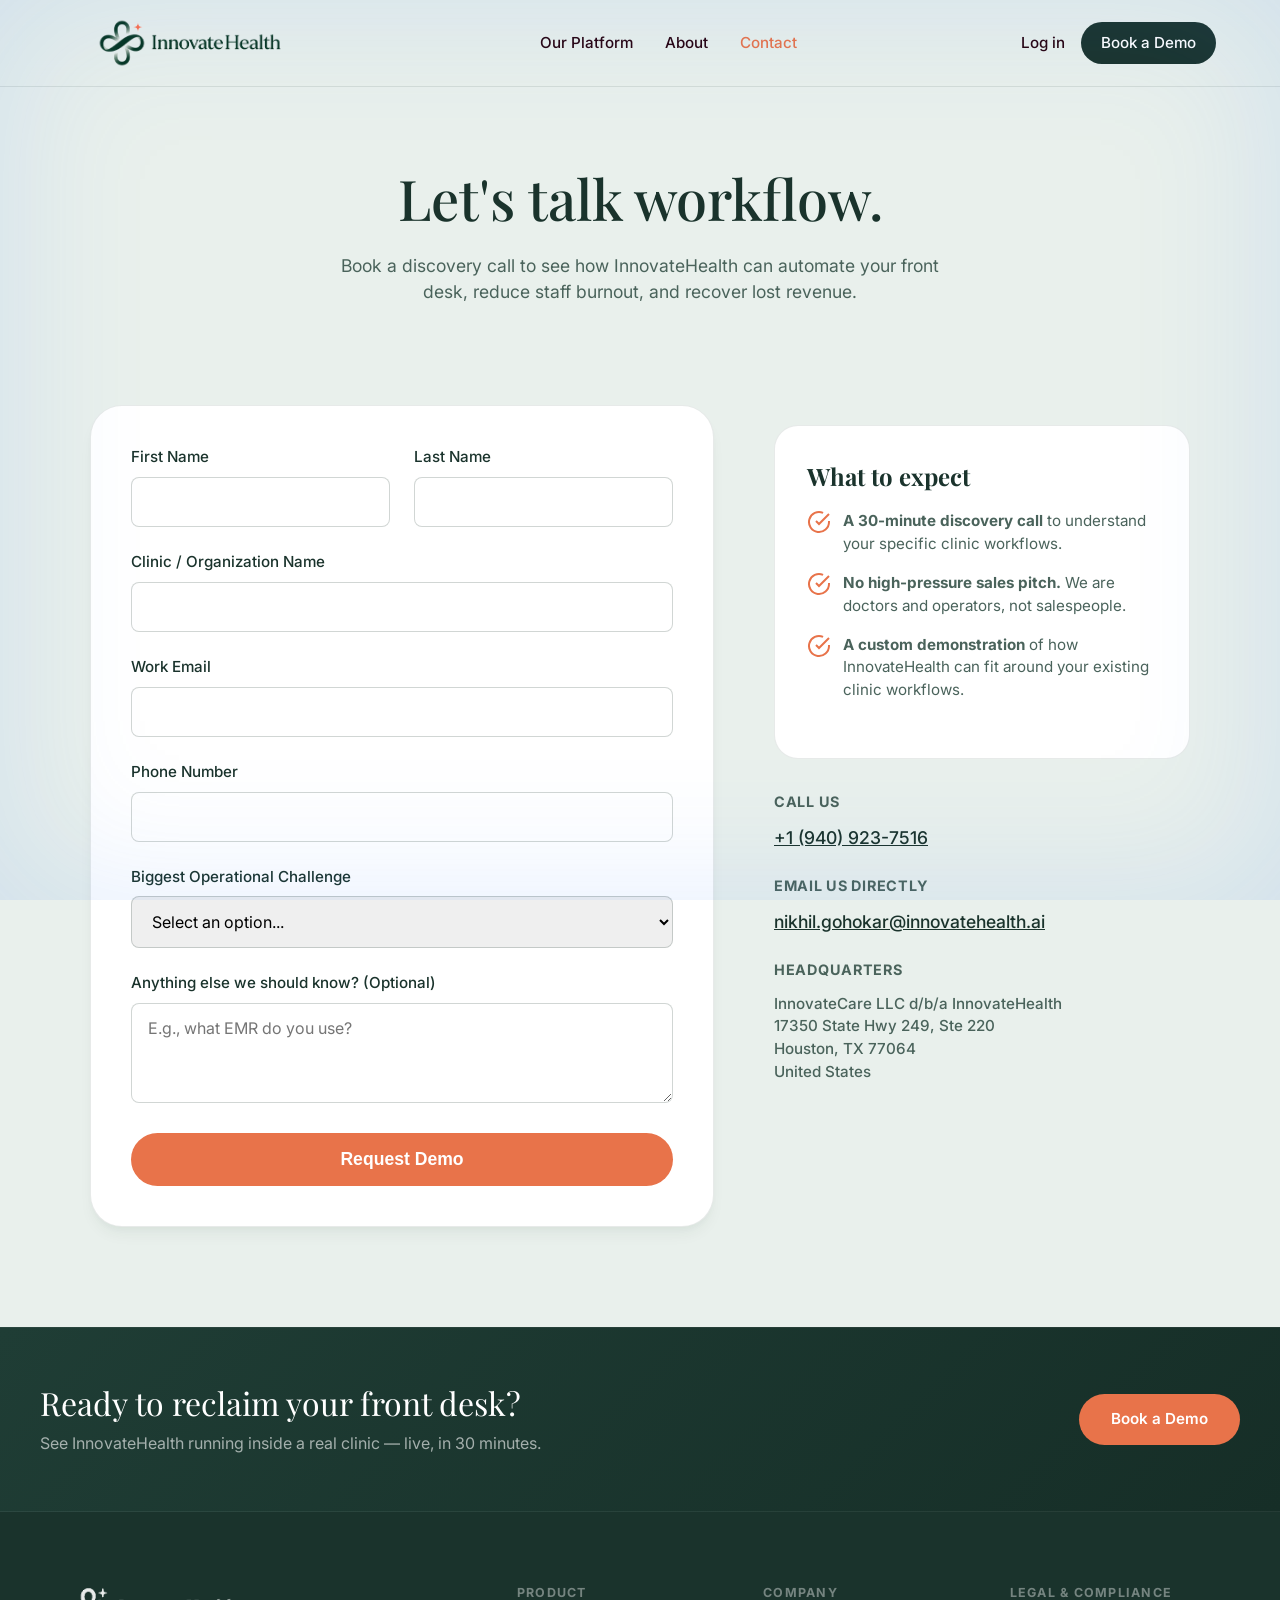
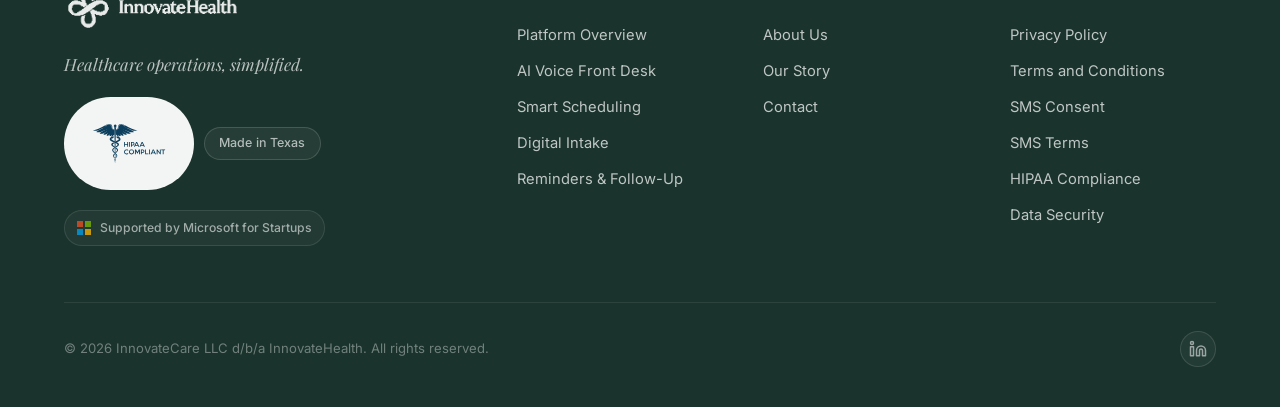
<file: contact.html>
<!DOCTYPE html>
<html lang="en">
<head>
  <meta charset="UTF-8">
  <meta name="viewport" content="width=device-width, initial-scale=1.0">
  <meta name="description" content="Book a demo with InnovateHealth to see how our operating layer can transform your clinic's front desk and patient flow.">
  <title>Book a Demo | InnovateHealth</title>
  <link rel="preconnect" href="https://fonts.googleapis.com">
  <link rel="preconnect" href="https://fonts.gstatic.com" crossorigin>
  <link href="https://fonts.googleapis.com/css2?family=Inter:wght@400;500;600;700;800;900&family=Playfair+Display:ital,wght@0,400;0,700;1,400&display=swap" rel="stylesheet">
  <link rel="stylesheet" href="styles.css?v=18">
  <link rel="icon" type="image/png" sizes="32x32" href="files/logos/favicon-32x32.png">
  <link rel="apple-touch-icon" sizes="180x180" href="files/logos/apple-touch-icon.png">
  <style>
    .contact-hero {
      padding: 80px 24px 60px;
      text-align: center;
      background: var(--pk-bg-light);
    }
    .contact-hero h1 {
      font-size: 3.5rem;
      font-family: var(--font-serif);
      font-weight: 500;
      color: var(--pk-dark-green);
      margin-bottom: 24px;
      line-height: 1.1;
    }
    .contact-hero p {
      font-size: 1.1rem;
      color: var(--pk-text-muted);
      max-width: 600px;
      margin: 0 auto;
    }
    .contact-section {
      padding: 40px 24px 100px;
      background: var(--pk-bg-light);
    }
    .contact-grid {
      display: grid;
      grid-template-columns: 1fr;
      gap: 60px;
      max-width: 1100px;
      margin: 0 auto;
    }
    @media (min-width: 992px) {
      .contact-grid {
        grid-template-columns: 1.5fr 1fr;
      }
    }
    .form-container {
      background: white;
      padding: 40px;
      border-radius: var(--radius-xl);
      box-shadow: var(--shadow-md);
      border: 1px solid var(--pk-divider);
    }
    .form-group {
      margin-bottom: 24px;
    }
    .form-group label {
      display: block;
      font-weight: 500;
      font-size: 0.95rem;
      margin-bottom: 8px;
      color: var(--pk-dark-green);
    }
    .form-control {
      width: 100%;
      padding: 14px 16px;
      border: 1px solid rgba(26, 51, 44, 0.2);
      border-radius: var(--radius-sm);
      font-family: var(--font-sans);
      font-size: 1rem;
      transition: all 0.2s;
    }
    .form-control:focus {
      outline: none;
      border-color: var(--pk-accent-coral);
      box-shadow: 0 0 0 3px var(--pk-accent-coral-glow);
    }
    textarea.form-control {
      resize: vertical;
      min-height: 100px;
    }
    .btn-submit {
      width: 100%;
      padding: 16px;
      font-size: 1.1rem;
      background: var(--pk-accent-coral);
      color: white;
      border: none;
      border-radius: var(--radius-pill);
      font-weight: 600;
      cursor: pointer;
      transition: all 0.3s ease;
    }
    .btn-submit:hover {
      background: #d65a38;
      transform: translateY(-2px);
      box-shadow: 0 8px 20px rgba(232, 115, 74, 0.3);
    }
    .form-success {
      display: none;
      margin-top: 20px;
      padding: 18px 20px;
      border-radius: var(--radius-sm);
      border: 1px solid rgba(61, 113, 89, 0.18);
      background: rgba(193, 215, 205, 0.22);
      color: var(--pk-dark-green);
      line-height: 1.55;
    }
    .form-success.visible {
      display: block;
    }
    .btn-submit.is-submitting {
      opacity: 0.75;
      cursor: wait;
      transform: none;
      box-shadow: none;
    }
    .sms-consent {
      display: grid;
      grid-template-columns: auto 1fr;
      gap: 12px;
      align-items: start;
      padding: 16px;
      border: 1px solid rgba(26, 51, 44, 0.14);
      border-radius: var(--radius-sm);
      background: rgba(193, 215, 205, 0.16);
      margin-bottom: 24px;
    }
    .sms-consent input {
      width: 18px;
      height: 18px;
      margin-top: 3px;
      accent-color: var(--pk-accent-coral);
    }
    .sms-consent label {
      margin: 0;
      color: var(--pk-text-muted);
      font-size: 0.88rem;
      line-height: 1.55;
    }
    .sms-consent a {
      color: var(--pk-dark-green);
      text-decoration: underline;
      text-underline-offset: 2px;
    }
    .info-container {
      padding: 20px 0;
    }
    .info-card {
      background: var(--pk-white);
      border-radius: var(--radius-lg);
      padding: 32px;
      margin-bottom: 32px;
      border: 1px solid var(--pk-divider);
    }
    .info-card h3 {
      font-family: var(--font-serif);
      font-size: 1.5rem;
      margin-bottom: 16px;
      color: var(--pk-dark-green);
    }
    .expect-list {
      margin-bottom: 24px;
    }
    .expect-list li {
      display: flex;
      align-items: flex-start;
      gap: 12px;
      margin-bottom: 16px;
      font-size: 0.95rem;
      color: var(--pk-text-muted);
      line-height: 1.5;
    }
    .contact-details h4 {
      font-size: 0.9rem;
      text-transform: uppercase;
      letter-spacing: 0.05em;
      color: var(--pk-text-muted);
      margin-bottom: 12px;
      margin-top: 24px;
    }
    .contact-details p {
      font-weight: 500;
      font-size: 1.1rem;
    }
  </style>
</head>
<body>
  <div class="edge-glow" aria-hidden="true"></div>

  <!-- Navigation -->
  <nav class="navbar" id="main-nav">
    <div class="nav-container">
      <a href="index.html" class="nav-logo" aria-label="InnovateHealth Home">
        <img src="files/logos/innovatehealth-logo-dark.png" alt="InnovateHealth" class="nav-logo-image">
      </a>

      <div class="nav-links">
        <a href="platform.html" class="nav-link">Our Platform</a>
        <a href="about.html" class="nav-link">About</a>
        <a href="contact.html" class="nav-link" style="color: var(--pk-accent-coral);">Contact</a>
      </div>

      <div class="nav-actions">
        <a href="contact.html" class="btn-login">Log in</a>
        <a href="contact.html" class="btn-cta-nav" id="nav-cta">Book a Demo</a>
        <button class="mobile-menu-btn" id="mobile-menu-btn" aria-label="Toggle menu" aria-expanded="false">
          <svg width="24" height="24" viewBox="0 0 24 24" fill="none" stroke="currentColor" stroke-width="2" stroke-linecap="round" stroke-linejoin="round" class="icon-menu"><line x1="3" y1="12" x2="21" y2="12"></line><line x1="3" y1="6" x2="21" y2="6"></line><line x1="3" y1="18" x2="21" y2="18"></line></svg>
          <svg width="24" height="24" viewBox="0 0 24 24" fill="none" stroke="currentColor" stroke-width="2" stroke-linecap="round" stroke-linejoin="round" class="icon-close" style="display: none;"><line x1="18" y1="6" x2="6" y2="18"></line><line x1="6" y1="6" x2="18" y2="18"></line></svg>
        </button>
      </div>
    </div>

    <!-- Mobile Menu Drawer -->
    <div class="mobile-menu-drawer" id="mobile-menu-drawer">
      <div class="mobile-nav-links">
        <a href="platform.html" class="mobile-nav-link">Our Platform</a>
        <a href="about.html" class="mobile-nav-link">About</a>
        <a href="contact.html" class="mobile-nav-link" style="color: var(--pk-accent-coral);">Contact</a>
      </div>
      <div class="mobile-nav-footer">
        <a href="contact.html" class="btn-login mobile-login">Log in</a>
        <a href="contact.html" class="btn-cta-nav mobile-cta">Book a Demo</a>
      </div>
    </div>
  </nav>

  <main id="main-content">
    <section class="contact-hero">
      <div class="container animate-on-scroll">
        <h1>Let's talk workflow.</h1>
        <p>Book a discovery call to see how InnovateHealth can automate your front desk, reduce staff burnout, and recover lost revenue.</p>
      </div>
    </section>

    <section class="contact-section">
      <div class="container">
        <div class="contact-grid">
          
          <!-- Left: Form -->
          <div class="form-container animate-on-scroll">
            <iframe
              title="Google Form Submission"
              name="google-form-submit-frame"
              id="google-form-submit-frame"
              style="display: none;"
            ></iframe>
            <form
              id="demo-request-form"
              action="https://docs.google.com/forms/d/e/1FAIpQLSfjz-OdCybOtZEj9EoCZY69Ek8TXCAwxrf3V-jBsMAkj3OFPg/formResponse"
              method="POST"
              target="google-form-submit-frame"
            >
              <input type="hidden" name="fvv" value="1">
              <input type="hidden" name="fbzx" value="8871617738612514781">
              <input type="hidden" name="pageHistory" value="0">
              <input type="hidden" name="entry.1891381410_sentinel" value="">
              <div style="display: grid; grid-template-columns: 1fr 1fr; gap: 24px;">
                <div class="form-group">
                  <label for="firstName">First Name</label>
                  <input type="text" id="firstName" name="entry.625466694" class="form-control" required>
                </div>
                <div class="form-group">
                  <label for="lastName">Last Name</label>
                  <input type="text" id="lastName" name="entry.262092701" class="form-control" required>
                </div>
              </div>
              
              <div class="form-group">
                <label for="clinicName">Clinic / Organization Name</label>
                <input type="text" id="clinicName" name="entry.1723584190" class="form-control" required>
              </div>

              <div class="form-group">
                <label for="email">Work Email</label>
                <input type="email" id="email" name="entry.812116078" class="form-control" required>
              </div>

              <div class="form-group">
                <label for="phone">Phone Number</label>
                <input type="tel" id="phone" name="entry.264609749" class="form-control">
              </div>

              <div class="form-group">
                <label for="challenge">Biggest Operational Challenge</label>
                <select id="challenge" name="entry.69055496" class="form-control" required>
                  <option value="" disabled selected>Select an option...</option>
                  <option value="Too many missed calls">Too many missed calls</option>
                  <option value="Staff burnout &amp; turnover">Staff burnout &amp; turnover</option>
                  <option value="High no-show rates">High no-show rates</option>
                  <option value="Manual intake &amp; clipboard forms">Manual intake &amp; clipboard forms</option>
                  <option value="Other">Other</option>
                </select>
              </div>

              <div class="form-group">
                <label for="message">Anything else we should know? (Optional)</label>
                <textarea id="message" name="entry.1474555899" class="form-control" placeholder="E.g., what EMR do you use?"></textarea>
              </div>

              <button type="submit" class="btn-submit" id="demo-request-submit">Request Demo</button>
            </form>
            <div class="form-success" id="demo-form-success" role="status" aria-live="polite">
              Thanks for reaching out. Your demo request is in and we will follow up shortly to schedule the conversation.
            </div>
          </div>

          <!-- Right: Info -->
          <div class="info-container animate-on-scroll delay-100">
            <div class="info-card">
              <h3>What to expect</h3>
              <ul class="expect-list">
                <li>
                  <svg width="24" height="24" viewBox="0 0 24 24" fill="none" stroke="var(--pk-accent-coral)" stroke-width="2" style="flex-shrink: 0;"><path d="M22 11.08V12a10 10 0 1 1-5.93-9.14"></path><polyline points="22 4 12 14.01 9 11.01"></polyline></svg>
                  <span><strong>A 30-minute discovery call</strong> to understand your specific clinic workflows.</span>
                </li>
                <li>
                  <svg width="24" height="24" viewBox="0 0 24 24" fill="none" stroke="var(--pk-accent-coral)" stroke-width="2" style="flex-shrink: 0;"><path d="M22 11.08V12a10 10 0 1 1-5.93-9.14"></path><polyline points="22 4 12 14.01 9 11.01"></polyline></svg>
                  <span><strong>No high-pressure sales pitch.</strong> We are doctors and operators, not salespeople.</span>
                </li>
                <li>
                  <svg width="24" height="24" viewBox="0 0 24 24" fill="none" stroke="var(--pk-accent-coral)" stroke-width="2" style="flex-shrink: 0;"><path d="M22 11.08V12a10 10 0 1 1-5.93-9.14"></path><polyline points="22 4 12 14.01 9 11.01"></polyline></svg>
                  <span><strong>A custom demonstration</strong> of how InnovateHealth can fit around your existing clinic workflows.</span>
                </li>
              </ul>
            </div>

            <div class="contact-details">
              <h4>Call Us</h4>
              <p><a href="tel:+19409237516" style="color: var(--pk-dark-green); text-decoration: underline;">+1 (940) 923-7516</a></p>

              <h4>Email Us Directly</h4>
              <p><a href="mailto:nikhil.gohokar@innovatehealth.ai" style="color: var(--pk-dark-green); text-decoration: underline;">nikhil.gohokar@innovatehealth.ai</a></p>
              
              <h4>Headquarters</h4>
              <p style="color: var(--pk-text-muted); font-size: 0.95rem; line-height: 1.5;">
                InnovateCare LLC d/b/a InnovateHealth<br>
                17350 State Hwy 249, Ste 220<br>
                Houston, TX 77064<br>
                United States
              </p>
            </div>
          </div>

        </div>
      </div>
    </section>

  </main>

  <!-- Footer -->
  <footer class="footer" id="footer">
    <!-- Footer CTA Band -->
    <div class="footer-cta-band">
      <div class="footer-cta-inner">
        <div class="footer-cta-text">
          <h2 class="footer-cta-headline">Ready to reclaim your front desk?</h2>
          <p class="footer-cta-sub">See InnovateHealth running inside a real clinic — live, in 30 minutes.</p>
        </div>
        <a href="contact.html" class="footer-cta-btn">Book a Demo</a>
      </div>
    </div>

    <!-- Footer Main -->
    <div class="footer-main">
      <div class="footer-container">

        <!-- Top Row: Brand + Columns -->
        <div class="footer-grid">

          <!-- Brand Column -->
          <div class="footer-brand-col">
            <img src="files/logos/innovatehealth-logo-light.png" alt="InnovateHealth" class="footer-brand-logo">
            <p class="footer-tagline">Healthcare operations, simplified.</p>
            <div class="footer-badges">
              <a href="privacy.html#hipaa-compliance" class="footer-hipaa-badge" aria-label="Read about HIPAA safeguards">
                <img src="files/logos/hipaa-compliant.svg" alt="HIPAA compliance information" class="footer-hipaa-logo">
              </a>
              <span class="footer-badge-pill">Made in Texas</span>
            </div>
            <div class="footer-partner-badge" aria-label="Supported by Microsoft for Startups">
              <span class="footer-microsoft-mark" aria-hidden="true"><i></i><i></i><i></i><i></i></span>
              <span>Supported by Microsoft for Startups</span>
            </div>
          </div>

          <!-- Product Column -->
          <div class="footer-col">
            <h4 class="footer-col-heading">Product</h4>
            <ul class="footer-col-links">
              <li><a href="platform.html">Platform Overview</a></li>
              <li><a href="platform.html#capabilities">AI Voice Front Desk</a></li>
              <li><a href="platform.html#capabilities">Smart Scheduling</a></li>
              <li><a href="platform.html#capabilities">Digital Intake</a></li>
              <li><a href="platform.html#capabilities">Reminders & Follow-Up</a></li>
            </ul>
          </div>

          <!-- Company Column -->
          <div class="footer-col">
            <h4 class="footer-col-heading">Company</h4>
            <ul class="footer-col-links">
              <li><a href="about.html">About Us</a></li>
              <li><a href="about.html#founder">Our Story</a></li>
              <li><a href="contact.html">Contact</a></li>
            </ul>
          </div>

          <!-- Legal Column -->
          <div class="footer-col">
            <h4 class="footer-col-heading">Legal & Compliance</h4>
            <ul class="footer-col-links">
              <li><a href="privacy.html">Privacy Policy</a></li>
              <li><a href="terms.html">Terms and Conditions</a></li>
              <li><a href="sms-consent.html">SMS Consent</a></li>
              <li><a href="sms-terms.html">SMS Terms</a></li>
              <li><a href="privacy.html#hipaa-compliance">HIPAA Compliance</a></li>
              <li><a href="privacy.html#data-security">Data Security</a></li>
            </ul>
          </div>

        </div>

        <!-- Divider -->
        <div class="footer-divider-line"></div>

        <!-- Bottom Bar -->
        <div class="footer-bottom-bar">
          <p class="footer-copyright">© 2026 InnovateCare LLC d/b/a InnovateHealth. All rights reserved.</p>
          <div class="footer-social-row">
            <a href="https://www.linkedin.com/company/innovate-health-ai/" class="footer-social-link" aria-label="LinkedIn" target="_blank" rel="noreferrer">
              <svg width="18" height="18" viewBox="0 0 24 24" fill="none" stroke="currentColor" stroke-width="2" stroke-linecap="round" stroke-linejoin="round"><path d="M16 8a6 6 0 0 1 6 6v7h-4v-7a2 2 0 0 0-2-2 2 2 0 0 0-2 2v7h-4v-7a6 6 0 0 1 6-6z"/><rect x="2" y="9" width="4" height="12"/><circle cx="4" cy="4" r="2"/></svg>
            </a>
          </div>
        </div>

      </div>
    </div>
  </footer>


  <script src="script.js?v=16"></script>
</body>
</html>
</file>
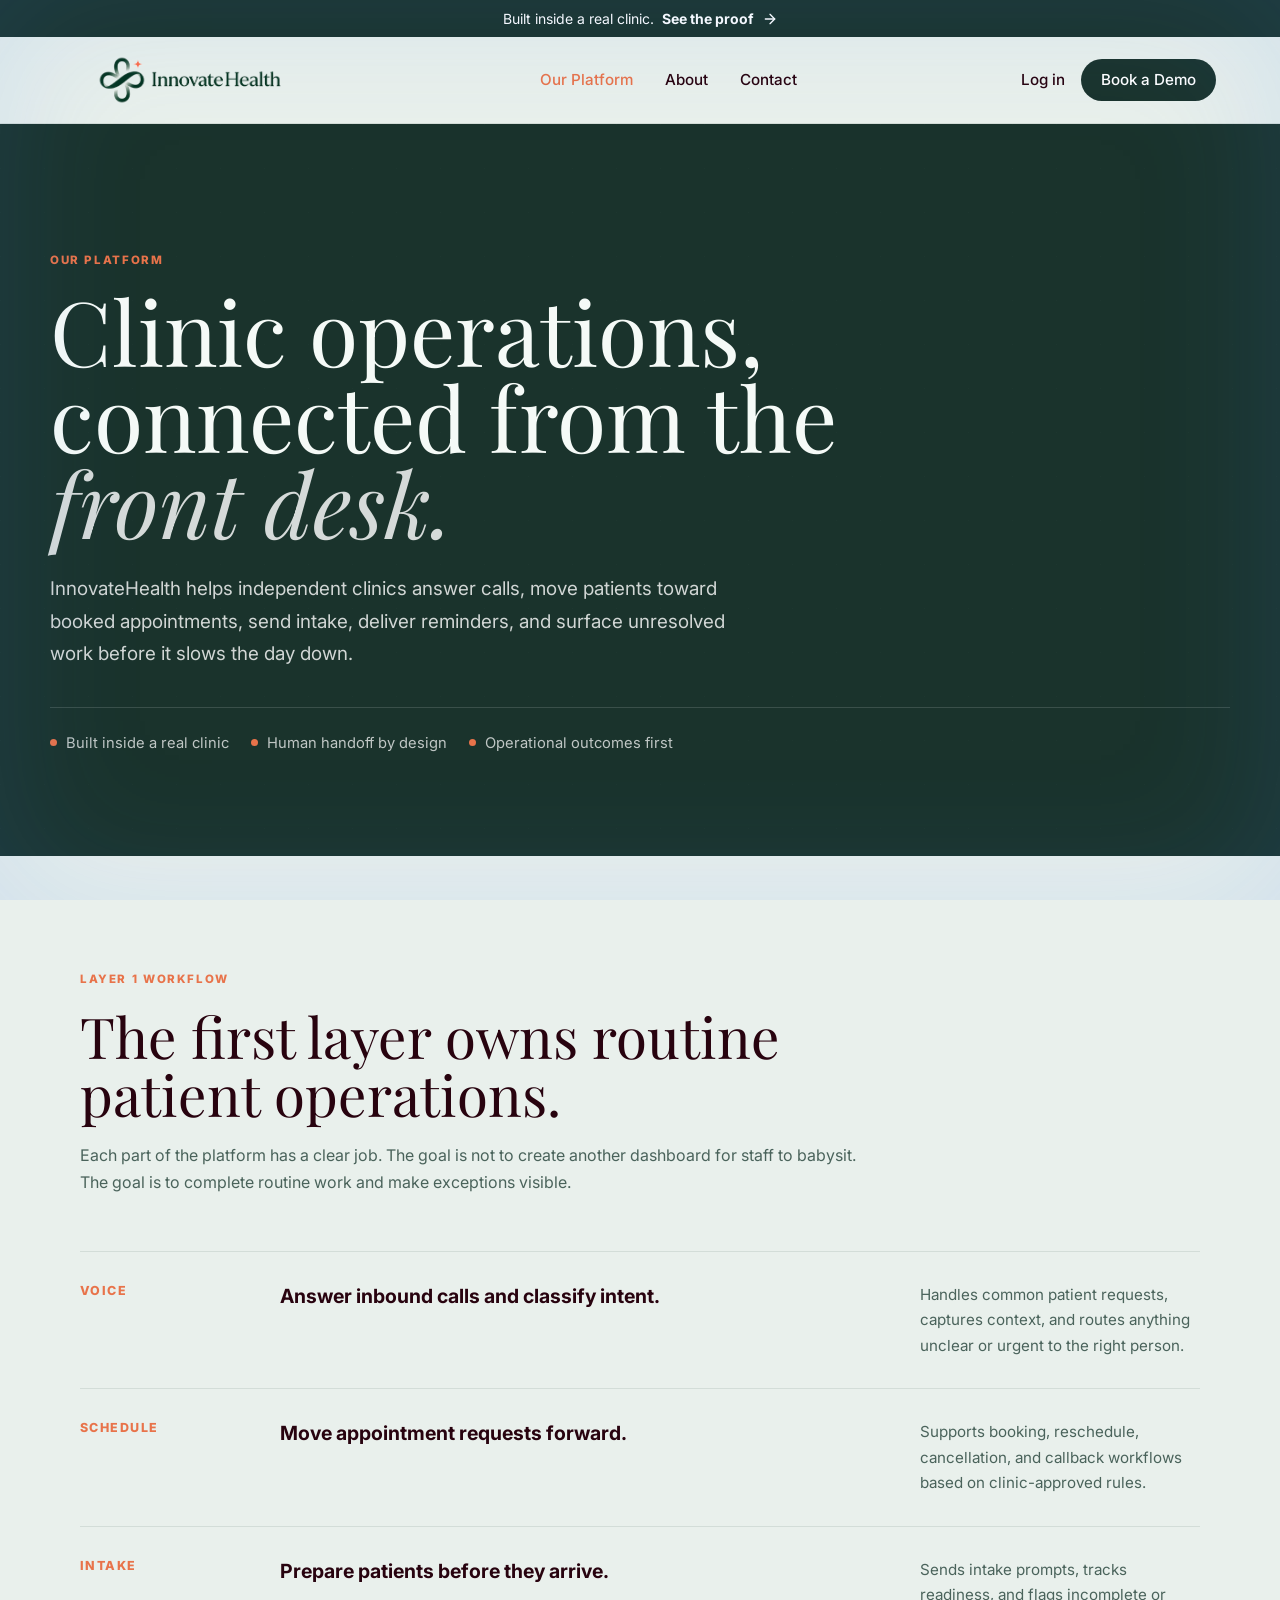
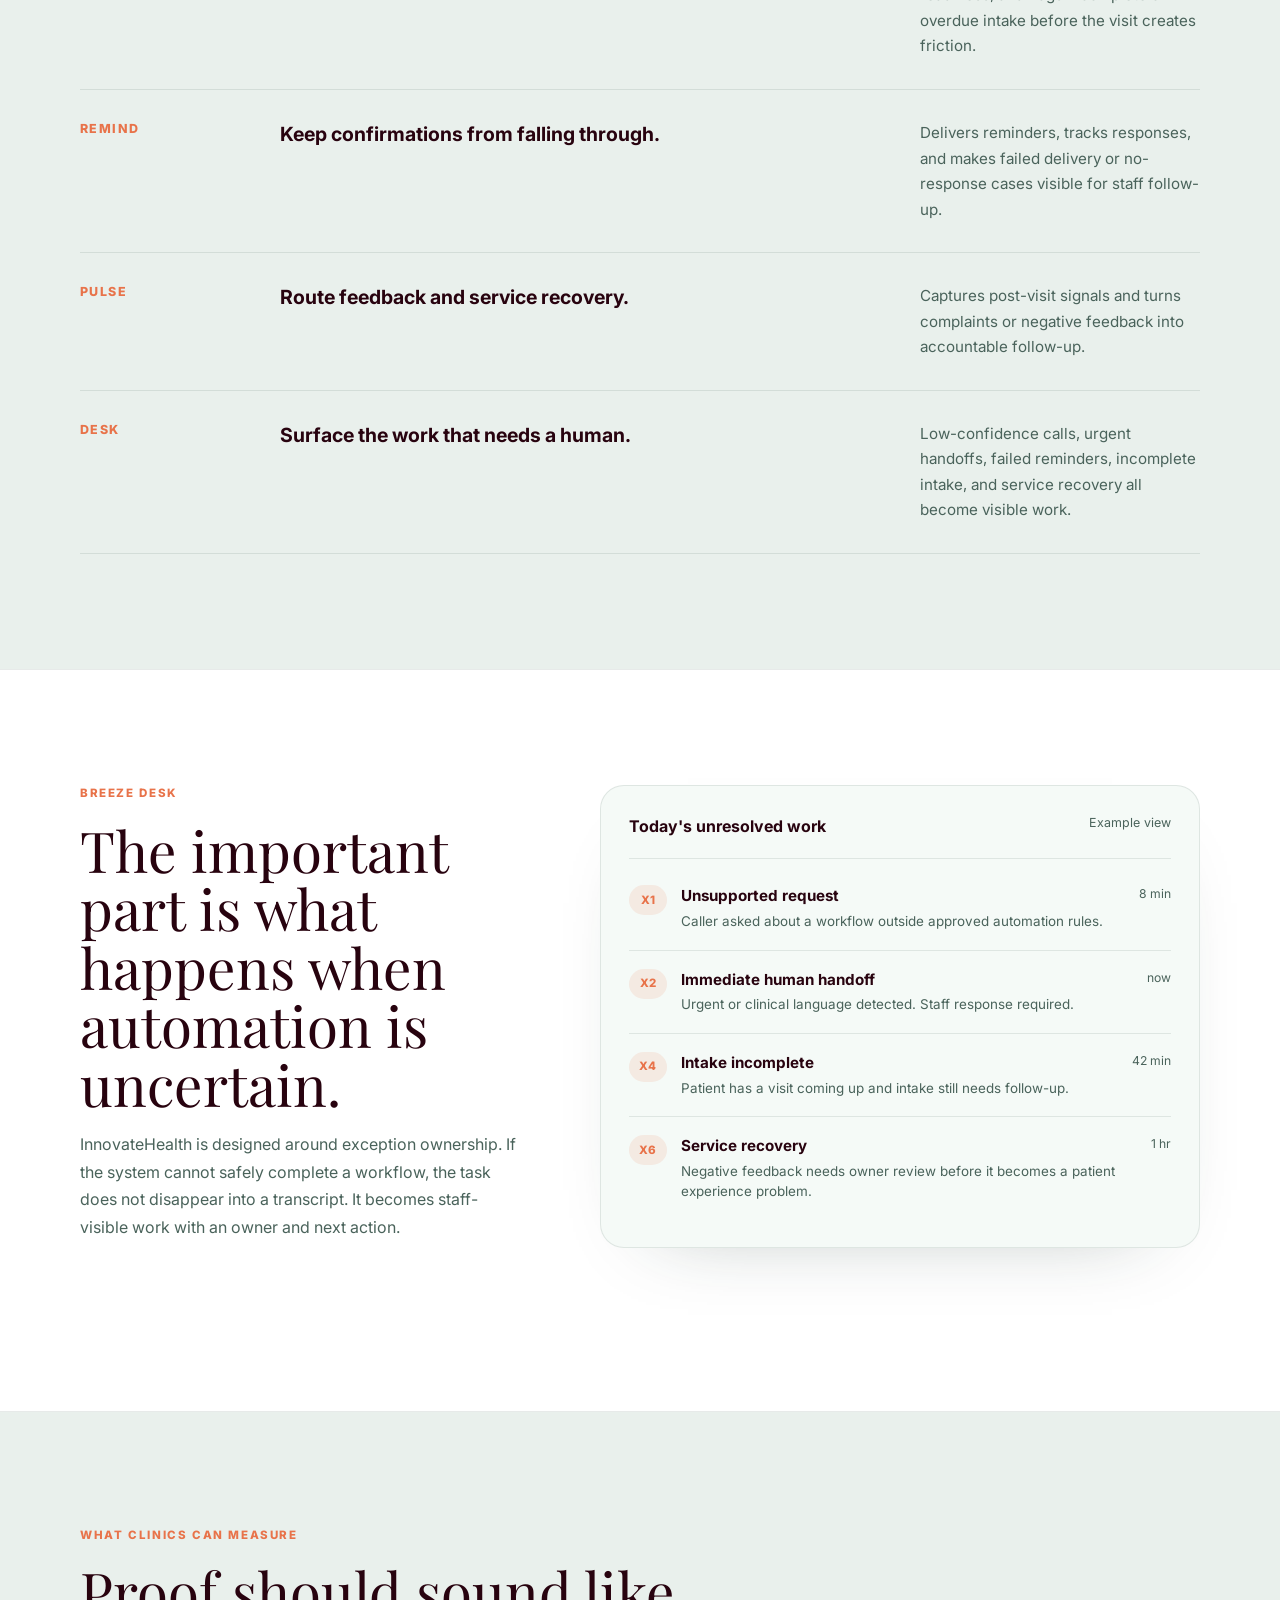
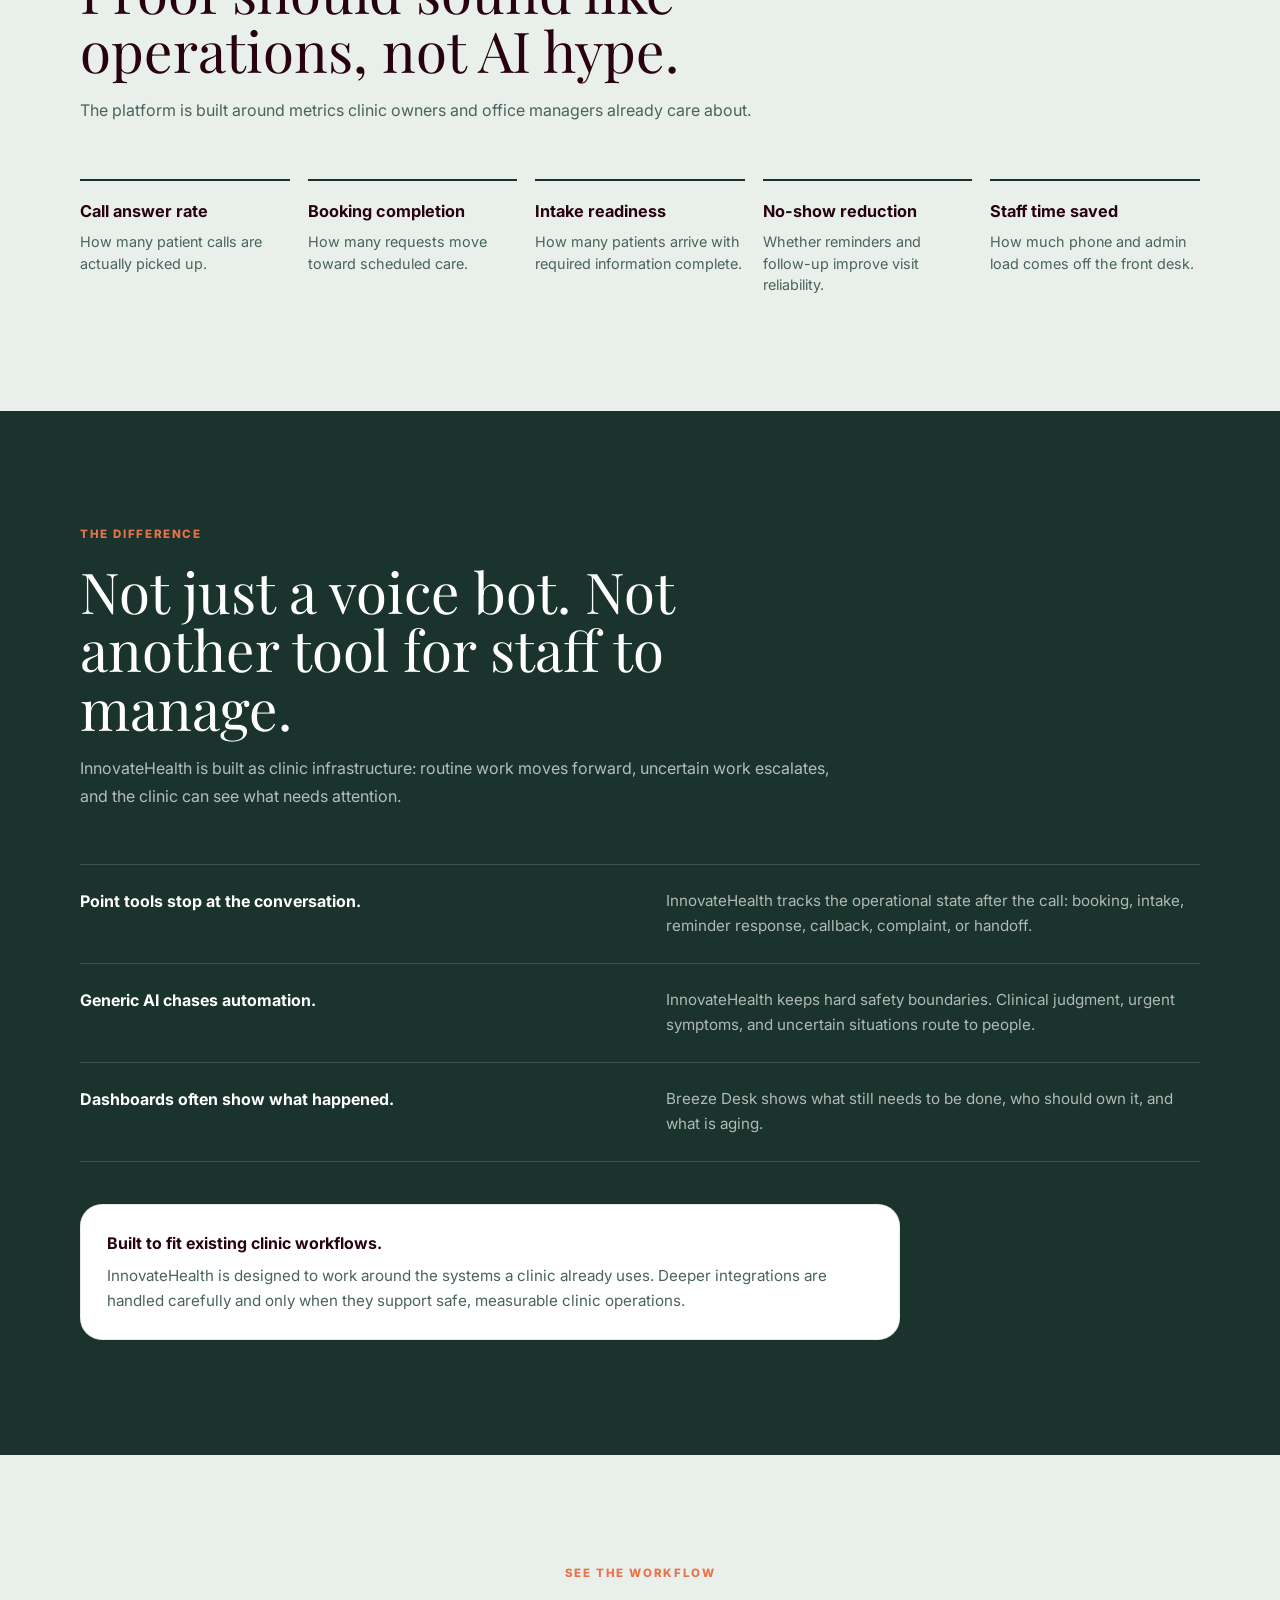
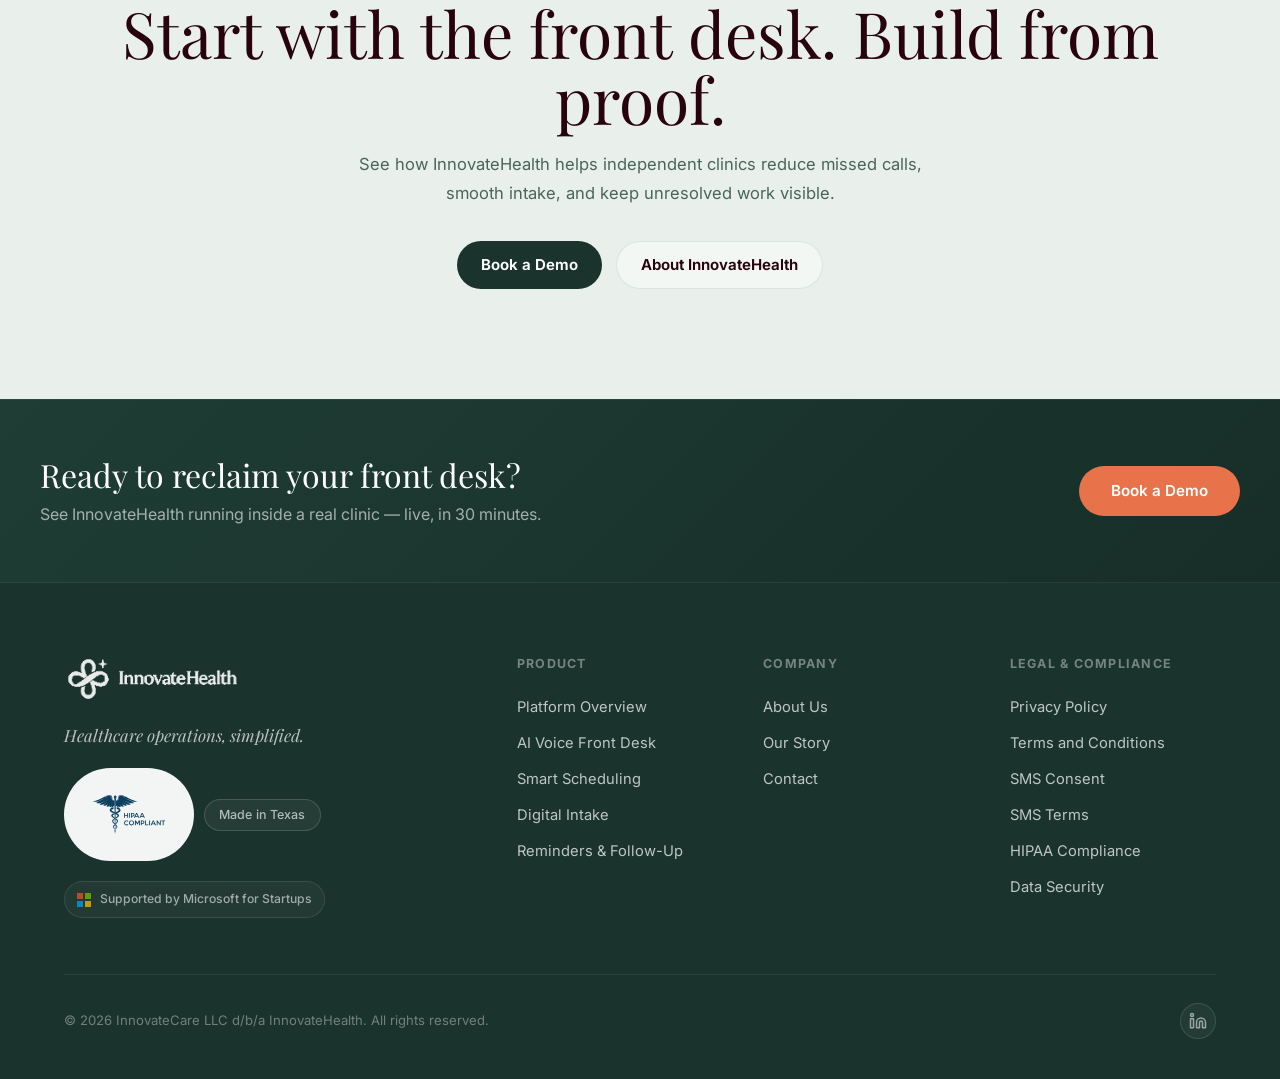
<file: platform.html>
<!DOCTYPE html>
<html lang="en">
<head>
  <meta charset="UTF-8">
  <meta name="viewport" content="width=device-width, initial-scale=1.0">
  <meta name="description" content="InnovateHealth Platform - Clinic operations for independent practices: calls, scheduling, intake, reminders, handoffs, and follow-up.">
  <title>Our Platform | InnovateHealth</title>
  <link rel="preconnect" href="https://fonts.googleapis.com">
  <link rel="preconnect" href="https://fonts.gstatic.com" crossorigin>
  <link href="https://fonts.googleapis.com/css2?family=Inter:wght@400;500;600;700;800;900&family=Playfair+Display:ital,wght@0,400;0,700;1,400&display=swap" rel="stylesheet">
  <link rel="stylesheet" href="styles.css?v=18">
  <link rel="icon" type="image/png" sizes="32x32" href="files/logos/favicon-32x32.png">
  <link rel="apple-touch-icon" sizes="180x180" href="files/logos/apple-touch-icon.png">
  <style>
    .platform-page{background:var(--pk-bg-light);color:var(--pk-text-main)}
    .platform-kicker{display:block;font-size:.72rem;font-weight:800;letter-spacing:.14em;text-transform:uppercase;color:var(--pk-accent-coral);margin-bottom:18px}
    .platform-hero{padding:clamp(86px,10vw,140px) 24px clamp(66px,8vw,112px);background:var(--pk-dark-green);color:var(--pk-white);position:relative;overflow:hidden}
    .platform-hero::before{content:"";position:absolute;inset:0;background:linear-gradient(115deg,rgba(255,255,255,.07) 0 1px,transparent 1px 100%);background-size:44px 44px;opacity:.18;pointer-events:none}
    .platform-hero-inner{max-width:1180px;margin:0 auto;position:relative}
    .platform-hero h1{font-family:var(--font-serif);font-size:clamp(3rem,7vw,6.2rem);line-height:.96;font-weight:400;color:#f5faf7;max-width:860px;margin:0 0 28px}
    .platform-hero h1 em{font-style:italic;color:rgba(255,255,255,.82)}
    .platform-hero p{font-size:clamp(1rem,1.55vw,1.18rem);line-height:1.72;color:rgba(255,255,255,.8);max-width:690px;margin:0}
    .platform-proof{display:flex;flex-wrap:wrap;gap:12px 22px;margin-top:36px;padding-top:24px;border-top:1px solid rgba(255,255,255,.14);color:rgba(255,255,255,.72);font-size:.92rem}
    .platform-proof span{display:inline-flex;align-items:center;gap:9px}
    .platform-proof span::before{content:"";width:7px;height:7px;border-radius:50%;background:var(--pk-accent-coral)}
    .platform-section{padding:clamp(76px,9vw,118px) 24px}
    .platform-inner{max-width:1120px;margin:0 auto}
    .platform-heading{max-width:780px;margin:0 0 54px}
    .platform-heading h2{font-family:var(--font-serif);font-size:clamp(2.2rem,4.4vw,3.7rem);line-height:1.04;font-weight:400;color:var(--pk-text-main);margin:0 0 18px}
    .platform-heading p{font-size:1rem;line-height:1.72;color:var(--pk-text-muted);margin:0}
    .workflow-list{border-top:1px solid var(--pk-divider)}
    .workflow-row{display:grid;grid-template-columns:1fr;gap:14px;padding:30px 0;border-bottom:1px solid var(--pk-divider)}
    @media(min-width:820px){.workflow-row{grid-template-columns:160px minmax(0,1fr) 280px;gap:40px;align-items:start}}
    .workflow-label{font-size:.78rem;font-weight:800;letter-spacing:.12em;text-transform:uppercase;color:var(--pk-accent-coral)}
    .workflow-row h3{font-size:1.22rem;color:var(--pk-text-main);margin:0}
    .workflow-row p{font-size:.95rem;line-height:1.68;color:var(--pk-text-muted);margin:0}
    .desk-section{background:var(--pk-white);border-top:1px solid var(--pk-divider);border-bottom:1px solid var(--pk-divider)}
    .desk-grid{display:grid;grid-template-columns:1fr;gap:40px;align-items:start}
    @media(min-width:920px){.desk-grid{grid-template-columns:.85fr 1.15fr;gap:76px}}
    .desk-panel{background:var(--pk-bg-surface);border:1px solid var(--pk-divider);border-radius:24px;padding:28px;box-shadow:0 30px 80px -60px rgba(26,51,44,.42)}
    .desk-panel-header{display:flex;justify-content:space-between;gap:18px;padding-bottom:20px;border-bottom:1px solid var(--pk-divider);margin-bottom:8px}
    .desk-panel-header strong{font-size:1rem;color:var(--pk-text-main)}
    .desk-panel-header span{font-size:.78rem;color:var(--pk-text-muted)}
    .desk-task{display:grid;grid-template-columns:auto 1fr auto;gap:14px;align-items:start;padding:18px 0;border-bottom:1px solid var(--pk-divider)}
    .desk-task:last-child{border-bottom:none}
    .task-code{width:38px;height:30px;border-radius:999px;background:rgba(232,115,74,.12);color:var(--pk-accent-coral);display:flex;align-items:center;justify-content:center;font-size:.72rem;font-weight:800}
    .desk-task h4{font-size:.95rem;color:var(--pk-text-main);margin:0 0 4px}
    .desk-task p{font-size:.84rem;line-height:1.46;color:var(--pk-text-muted);margin:0}
    .task-age{font-size:.76rem;color:var(--pk-text-muted);white-space:nowrap}
    .proof-section{background:var(--pk-bg-light)}
    .proof-grid{display:grid;grid-template-columns:1fr;gap:18px}
    @media(min-width:820px){.proof-grid{grid-template-columns:repeat(5,1fr)}}
    .proof-item{border-top:2px solid var(--pk-dark-green);padding-top:18px}
    .proof-item strong{display:block;font-size:1.02rem;color:var(--pk-text-main);margin-bottom:8px}
    .proof-item span{display:block;font-size:.9rem;line-height:1.5;color:var(--pk-text-muted)}
    .difference-section{background:var(--pk-dark-green);color:var(--pk-white)}
    .difference-section .platform-heading h2{color:var(--pk-white)}
    .difference-section .platform-heading p{color:rgba(255,255,255,.68)}
    .difference-grid{display:grid;grid-template-columns:1fr;gap:0;border-top:1px solid rgba(255,255,255,.16)}
    .difference-row{display:grid;grid-template-columns:1fr;gap:12px;padding:24px 0;border-bottom:1px solid rgba(255,255,255,.16)}
    @media(min-width:760px){.difference-row{grid-template-columns:1fr 1fr;gap:52px}}
    .difference-row h3{font-size:1rem;color:var(--pk-white);margin:0}
    .difference-row p{font-size:.95rem;line-height:1.64;color:rgba(255,255,255,.66);margin:0}
    .public-note{background:var(--pk-white);border:1px solid var(--pk-divider);border-radius:22px;padding:26px;margin-top:42px;max-width:820px}
    .public-note strong{display:block;color:var(--pk-text-main);margin-bottom:8px}
    .public-note p{font-size:.95rem;line-height:1.65;color:var(--pk-text-muted);margin:0}
    .platform-cta{padding:clamp(72px,9vw,110px) 24px;text-align:center;background:var(--pk-bg-light)}
    .platform-cta h2{font-family:var(--font-serif);font-size:clamp(2.2rem,5vw,4.2rem);line-height:1.03;font-weight:400;color:var(--pk-text-main);margin:0 0 18px}
    .platform-cta p{font-size:1.04rem;line-height:1.7;color:var(--pk-text-muted);max-width:620px;margin:0 auto 34px}
    .platform-cta-actions{display:flex;justify-content:center;gap:14px;flex-wrap:wrap}
    .platform-primary,.platform-secondary{display:inline-flex;align-items:center;justify-content:center;min-height:48px;padding:0 24px;border-radius:999px;font-weight:650;font-size:.94rem;transition:transform .25s,background .25s,color .25s,border-color .25s}
    .platform-primary{background:var(--pk-dark-green);color:var(--pk-white)}
    .platform-primary:hover{background:#112720;transform:translateY(-2px)}
    .platform-secondary{border:1px solid var(--pk-divider);color:var(--pk-text-main);background:rgba(255,255,255,.45)}
    .platform-secondary:hover{border-color:rgba(26,51,44,.28);transform:translateY(-2px)}
    @media(max-width:640px){
      .platform-page{overflow-x:hidden}
      .platform-hero{padding:68px 20px 58px}
      .platform-inner,.platform-hero-inner,.workflow-list,.workflow-row,.desk-panel,.difference-grid,.difference-row,.public-note{width:100%;min-width:0;max-width:100%}
      .platform-hero h1{font-size:2.15rem;line-height:1.08;max-width:330px}
      .platform-hero p,.platform-heading p,.workflow-row p,.desk-task p,.difference-row p,.platform-cta p{max-width:330px;overflow-wrap:break-word}
      .workflow-row h3,.desk-task h4,.difference-row h3,.proof-item strong{max-width:330px;font-size:1.02rem;line-height:1.32;white-space:normal;overflow-wrap:anywhere}
      .platform-proof{display:grid;gap:12px}
      .platform-section{padding:64px 20px}
      .platform-heading h2,.platform-cta h2{font-size:1.74rem;line-height:1.12;max-width:330px}
      .desk-panel{padding:22px;border-radius:20px}
      .desk-task{grid-template-columns:1fr;gap:8px}
      .task-code{width:max-content;padding:0 12px}
      .task-age{white-space:normal}
    }
  </style>
</head>
<body>
  <div class="edge-glow" aria-hidden="true"></div>

  <!-- Announcement Bar -->
  <div class="announcement-bar" id="announcement-bar">
    <a href="platform.html" class="announcement-link">
      Built inside a real clinic. <strong>See the proof</strong>
      <svg width="16" height="16" viewBox="0 0 24 24" fill="none" stroke="currentColor" stroke-width="2" stroke-linecap="round" stroke-linejoin="round"><line x1="5" y1="12" x2="19" y2="12"></line><polyline points="12 5 19 12 12 19"></polyline></svg>
    </a>
  </div>

  <!-- Navigation -->
  <nav class="navbar" id="main-nav">
    <div class="nav-container">
      <a href="index.html" class="nav-logo" aria-label="InnovateHealth Home">
        <img src="files/logos/innovatehealth-logo-dark.png" alt="InnovateHealth" class="nav-logo-image">
      </a>

      <div class="nav-links">
        <a href="platform.html" class="nav-link" style="color: var(--pk-accent-coral);">Our Platform</a>
        <a href="about.html" class="nav-link">About</a>
        <a href="contact.html" class="nav-link">Contact</a>
      </div>

      <div class="nav-actions">
        <a href="contact.html" class="btn-login">Log in</a>
        <a href="contact.html" class="btn-cta-nav" id="nav-cta">Book a Demo</a>
        <button class="mobile-menu-btn" id="mobile-menu-btn" aria-label="Toggle menu" aria-expanded="false">
          <svg width="24" height="24" viewBox="0 0 24 24" fill="none" stroke="currentColor" stroke-width="2" stroke-linecap="round" stroke-linejoin="round" class="icon-menu"><line x1="3" y1="12" x2="21" y2="12"></line><line x1="3" y1="6" x2="21" y2="6"></line><line x1="3" y1="18" x2="21" y2="18"></line></svg>
          <svg width="24" height="24" viewBox="0 0 24 24" fill="none" stroke="currentColor" stroke-width="2" stroke-linecap="round" stroke-linejoin="round" class="icon-close" style="display: none;"><line x1="18" y1="6" x2="6" y2="18"></line><line x1="6" y1="6" x2="18" y2="18"></line></svg>
        </button>
      </div>
    </div>

    <!-- Mobile Menu Drawer -->
    <div class="mobile-menu-drawer" id="mobile-menu-drawer">
      <div class="mobile-nav-links">
        <a href="platform.html" class="mobile-nav-link" style="color: var(--pk-accent-coral);">Our Platform</a>
        <a href="about.html" class="mobile-nav-link">About</a>
        <a href="contact.html" class="mobile-nav-link">Contact</a>
      </div>
      <div class="mobile-nav-footer">
        <a href="contact.html" class="btn-login mobile-login">Log in</a>
        <a href="contact.html" class="btn-cta-nav mobile-cta">Book a Demo</a>
      </div>
    </div>
  </nav>

  <main id="main-content" class="platform-page">
    <section class="platform-hero">
      <div class="platform-hero-inner animate-on-scroll">
        <span class="platform-kicker">Our Platform</span>
        <h1>Clinic operations, connected from the <em>front desk.</em></h1>
        <p>InnovateHealth helps independent clinics answer calls, move patients toward booked appointments, send intake, deliver reminders, and surface unresolved work before it slows the day down.</p>
        <div class="platform-proof" aria-label="Platform proof points">
          <span>Built inside a real clinic</span>
          <span>Human handoff by design</span>
          <span>Operational outcomes first</span>
        </div>
      </div>
    </section>

    <section class="platform-section" id="capabilities">
      <div class="platform-inner">
        <div class="platform-heading animate-on-scroll">
          <span class="platform-kicker">Layer 1 workflow</span>
          <h2>The first layer owns routine patient operations.</h2>
          <p>Each part of the platform has a clear job. The goal is not to create another dashboard for staff to babysit. The goal is to complete routine work and make exceptions visible.</p>
        </div>
        <div class="workflow-list animate-on-scroll delay-100">
          <div class="workflow-row">
            <span class="workflow-label">Voice</span>
            <h3>Answer inbound calls and classify intent.</h3>
            <p>Handles common patient requests, captures context, and routes anything unclear or urgent to the right person.</p>
          </div>
          <div class="workflow-row">
            <span class="workflow-label">Schedule</span>
            <h3>Move appointment requests forward.</h3>
            <p>Supports booking, reschedule, cancellation, and callback workflows based on clinic-approved rules.</p>
          </div>
          <div class="workflow-row">
            <span class="workflow-label">Intake</span>
            <h3>Prepare patients before they arrive.</h3>
            <p>Sends intake prompts, tracks readiness, and flags incomplete or overdue intake before the visit creates friction.</p>
          </div>
          <div class="workflow-row">
            <span class="workflow-label">Remind</span>
            <h3>Keep confirmations from falling through.</h3>
            <p>Delivers reminders, tracks responses, and makes failed delivery or no-response cases visible for staff follow-up.</p>
          </div>
          <div class="workflow-row">
            <span class="workflow-label">Pulse</span>
            <h3>Route feedback and service recovery.</h3>
            <p>Captures post-visit signals and turns complaints or negative feedback into accountable follow-up.</p>
          </div>
          <div class="workflow-row">
            <span class="workflow-label">Desk</span>
            <h3>Surface the work that needs a human.</h3>
            <p>Low-confidence calls, urgent handoffs, failed reminders, incomplete intake, and service recovery all become visible work.</p>
          </div>
        </div>
      </div>
    </section>

    <section class="platform-section desk-section">
      <div class="platform-inner desk-grid">
        <div class="platform-heading animate-on-scroll">
          <span class="platform-kicker">Breeze Desk</span>
          <h2>The important part is what happens when automation is uncertain.</h2>
          <p>InnovateHealth is designed around exception ownership. If the system cannot safely complete a workflow, the task does not disappear into a transcript. It becomes staff-visible work with an owner and next action.</p>
        </div>
        <div class="desk-panel animate-on-scroll delay-100" aria-label="Example Desk tasks">
          <div class="desk-panel-header">
            <strong>Today&apos;s unresolved work</strong>
            <span>Example view</span>
          </div>
          <div class="desk-task">
            <span class="task-code">X1</span>
            <div>
              <h4>Unsupported request</h4>
              <p>Caller asked about a workflow outside approved automation rules.</p>
            </div>
            <span class="task-age">8 min</span>
          </div>
          <div class="desk-task">
            <span class="task-code">X2</span>
            <div>
              <h4>Immediate human handoff</h4>
              <p>Urgent or clinical language detected. Staff response required.</p>
            </div>
            <span class="task-age">now</span>
          </div>
          <div class="desk-task">
            <span class="task-code">X4</span>
            <div>
              <h4>Intake incomplete</h4>
              <p>Patient has a visit coming up and intake still needs follow-up.</p>
            </div>
            <span class="task-age">42 min</span>
          </div>
          <div class="desk-task">
            <span class="task-code">X6</span>
            <div>
              <h4>Service recovery</h4>
              <p>Negative feedback needs owner review before it becomes a patient experience problem.</p>
            </div>
            <span class="task-age">1 hr</span>
          </div>
        </div>
      </div>
    </section>

    <section class="platform-section proof-section">
      <div class="platform-inner">
        <div class="platform-heading animate-on-scroll">
          <span class="platform-kicker">What clinics can measure</span>
          <h2>Proof should sound like operations, not AI hype.</h2>
          <p>The platform is built around metrics clinic owners and office managers already care about.</p>
        </div>
        <div class="proof-grid animate-on-scroll delay-100">
          <div class="proof-item">
            <strong>Call answer rate</strong>
            <span>How many patient calls are actually picked up.</span>
          </div>
          <div class="proof-item">
            <strong>Booking completion</strong>
            <span>How many requests move toward scheduled care.</span>
          </div>
          <div class="proof-item">
            <strong>Intake readiness</strong>
            <span>How many patients arrive with required information complete.</span>
          </div>
          <div class="proof-item">
            <strong>No-show reduction</strong>
            <span>Whether reminders and follow-up improve visit reliability.</span>
          </div>
          <div class="proof-item">
            <strong>Staff time saved</strong>
            <span>How much phone and admin load comes off the front desk.</span>
          </div>
        </div>
      </div>
    </section>

    <section class="platform-section difference-section">
      <div class="platform-inner">
        <div class="platform-heading animate-on-scroll">
          <span class="platform-kicker">The difference</span>
          <h2>Not just a voice bot. Not another tool for staff to manage.</h2>
          <p>InnovateHealth is built as clinic infrastructure: routine work moves forward, uncertain work escalates, and the clinic can see what needs attention.</p>
        </div>
        <div class="difference-grid animate-on-scroll delay-100">
          <div class="difference-row">
            <h3>Point tools stop at the conversation.</h3>
            <p>InnovateHealth tracks the operational state after the call: booking, intake, reminder response, callback, complaint, or handoff.</p>
          </div>
          <div class="difference-row">
            <h3>Generic AI chases automation.</h3>
            <p>InnovateHealth keeps hard safety boundaries. Clinical judgment, urgent symptoms, and uncertain situations route to people.</p>
          </div>
          <div class="difference-row">
            <h3>Dashboards often show what happened.</h3>
            <p>Breeze Desk shows what still needs to be done, who should own it, and what is aging.</p>
          </div>
        </div>
        <div class="public-note animate-on-scroll delay-100">
          <strong>Built to fit existing clinic workflows.</strong>
          <p>InnovateHealth is designed to work around the systems a clinic already uses. Deeper integrations are handled carefully and only when they support safe, measurable clinic operations.</p>
        </div>
      </div>
    </section>

    <section class="platform-cta">
      <div class="platform-inner animate-on-scroll">
        <span class="platform-kicker">See the workflow</span>
        <h2>Start with the front desk. Build from proof.</h2>
        <p>See how InnovateHealth helps independent clinics reduce missed calls, smooth intake, and keep unresolved work visible.</p>
        <div class="platform-cta-actions">
          <a href="contact.html" class="platform-primary">Book a Demo</a>
          <a href="about.html" class="platform-secondary">About InnovateHealth</a>
        </div>
      </div>
    </section>
  </main>

  <!-- Footer -->
  <footer class="footer" id="footer">
    <!-- Footer CTA Band -->
    <div class="footer-cta-band">
      <div class="footer-cta-inner">
        <div class="footer-cta-text">
          <h2 class="footer-cta-headline">Ready to reclaim your front desk?</h2>
          <p class="footer-cta-sub">See InnovateHealth running inside a real clinic — live, in 30 minutes.</p>
        </div>
        <a href="contact.html" class="footer-cta-btn">Book a Demo</a>
      </div>
    </div>

    <!-- Footer Main -->
    <div class="footer-main">
      <div class="footer-container">

        <!-- Top Row: Brand + Columns -->
        <div class="footer-grid">

          <!-- Brand Column -->
          <div class="footer-brand-col">
            <img src="files/logos/innovatehealth-logo-light.png" alt="InnovateHealth" class="footer-brand-logo">
            <p class="footer-tagline">Healthcare operations, simplified.</p>
            <div class="footer-badges">
              <a href="privacy.html#hipaa-compliance" class="footer-hipaa-badge" aria-label="Read about HIPAA safeguards">
                <img src="files/logos/hipaa-compliant.svg" alt="HIPAA compliance information" class="footer-hipaa-logo">
              </a>
              <span class="footer-badge-pill">Made in Texas</span>
            </div>
            <div class="footer-partner-badge" aria-label="Supported by Microsoft for Startups">
              <span class="footer-microsoft-mark" aria-hidden="true"><i></i><i></i><i></i><i></i></span>
              <span>Supported by Microsoft for Startups</span>
            </div>
          </div>

          <!-- Product Column -->
          <div class="footer-col">
            <h4 class="footer-col-heading">Product</h4>
            <ul class="footer-col-links">
              <li><a href="platform.html">Platform Overview</a></li>
              <li><a href="platform.html#capabilities">AI Voice Front Desk</a></li>
              <li><a href="platform.html#capabilities">Smart Scheduling</a></li>
              <li><a href="platform.html#capabilities">Digital Intake</a></li>
              <li><a href="platform.html#capabilities">Reminders & Follow-Up</a></li>
            </ul>
          </div>

          <!-- Company Column -->
          <div class="footer-col">
            <h4 class="footer-col-heading">Company</h4>
            <ul class="footer-col-links">
              <li><a href="about.html">About Us</a></li>
              <li><a href="about.html#founder">Our Story</a></li>
              <li><a href="contact.html">Contact</a></li>
            </ul>
          </div>

          <!-- Legal Column -->
          <div class="footer-col">
            <h4 class="footer-col-heading">Legal & Compliance</h4>
            <ul class="footer-col-links">
              <li><a href="privacy.html">Privacy Policy</a></li>
              <li><a href="terms.html">Terms and Conditions</a></li>
              <li><a href="sms-consent.html">SMS Consent</a></li>
              <li><a href="sms-terms.html">SMS Terms</a></li>
              <li><a href="privacy.html#hipaa-compliance">HIPAA Compliance</a></li>
              <li><a href="privacy.html#data-security">Data Security</a></li>
            </ul>
          </div>

        </div>

        <!-- Divider -->
        <div class="footer-divider-line"></div>

        <!-- Bottom Bar -->
        <div class="footer-bottom-bar">
          <p class="footer-copyright">© 2026 InnovateCare LLC d/b/a InnovateHealth. All rights reserved.</p>
          <div class="footer-social-row">
            <a href="https://www.linkedin.com/company/innovate-health-ai/" class="footer-social-link" aria-label="LinkedIn" target="_blank" rel="noreferrer">
              <svg width="18" height="18" viewBox="0 0 24 24" fill="none" stroke="currentColor" stroke-width="2" stroke-linecap="round" stroke-linejoin="round"><path d="M16 8a6 6 0 0 1 6 6v7h-4v-7a2 2 0 0 0-2-2 2 2 0 0 0-2 2v7h-4v-7a6 6 0 0 1 6-6z"/><rect x="2" y="9" width="4" height="12"/><circle cx="4" cy="4" r="2"/></svg>
            </a>
          </div>
        </div>

      </div>
    </div>
  </footer>


  <script src="script.js?v=16"></script>
</body>
</html>
</file>
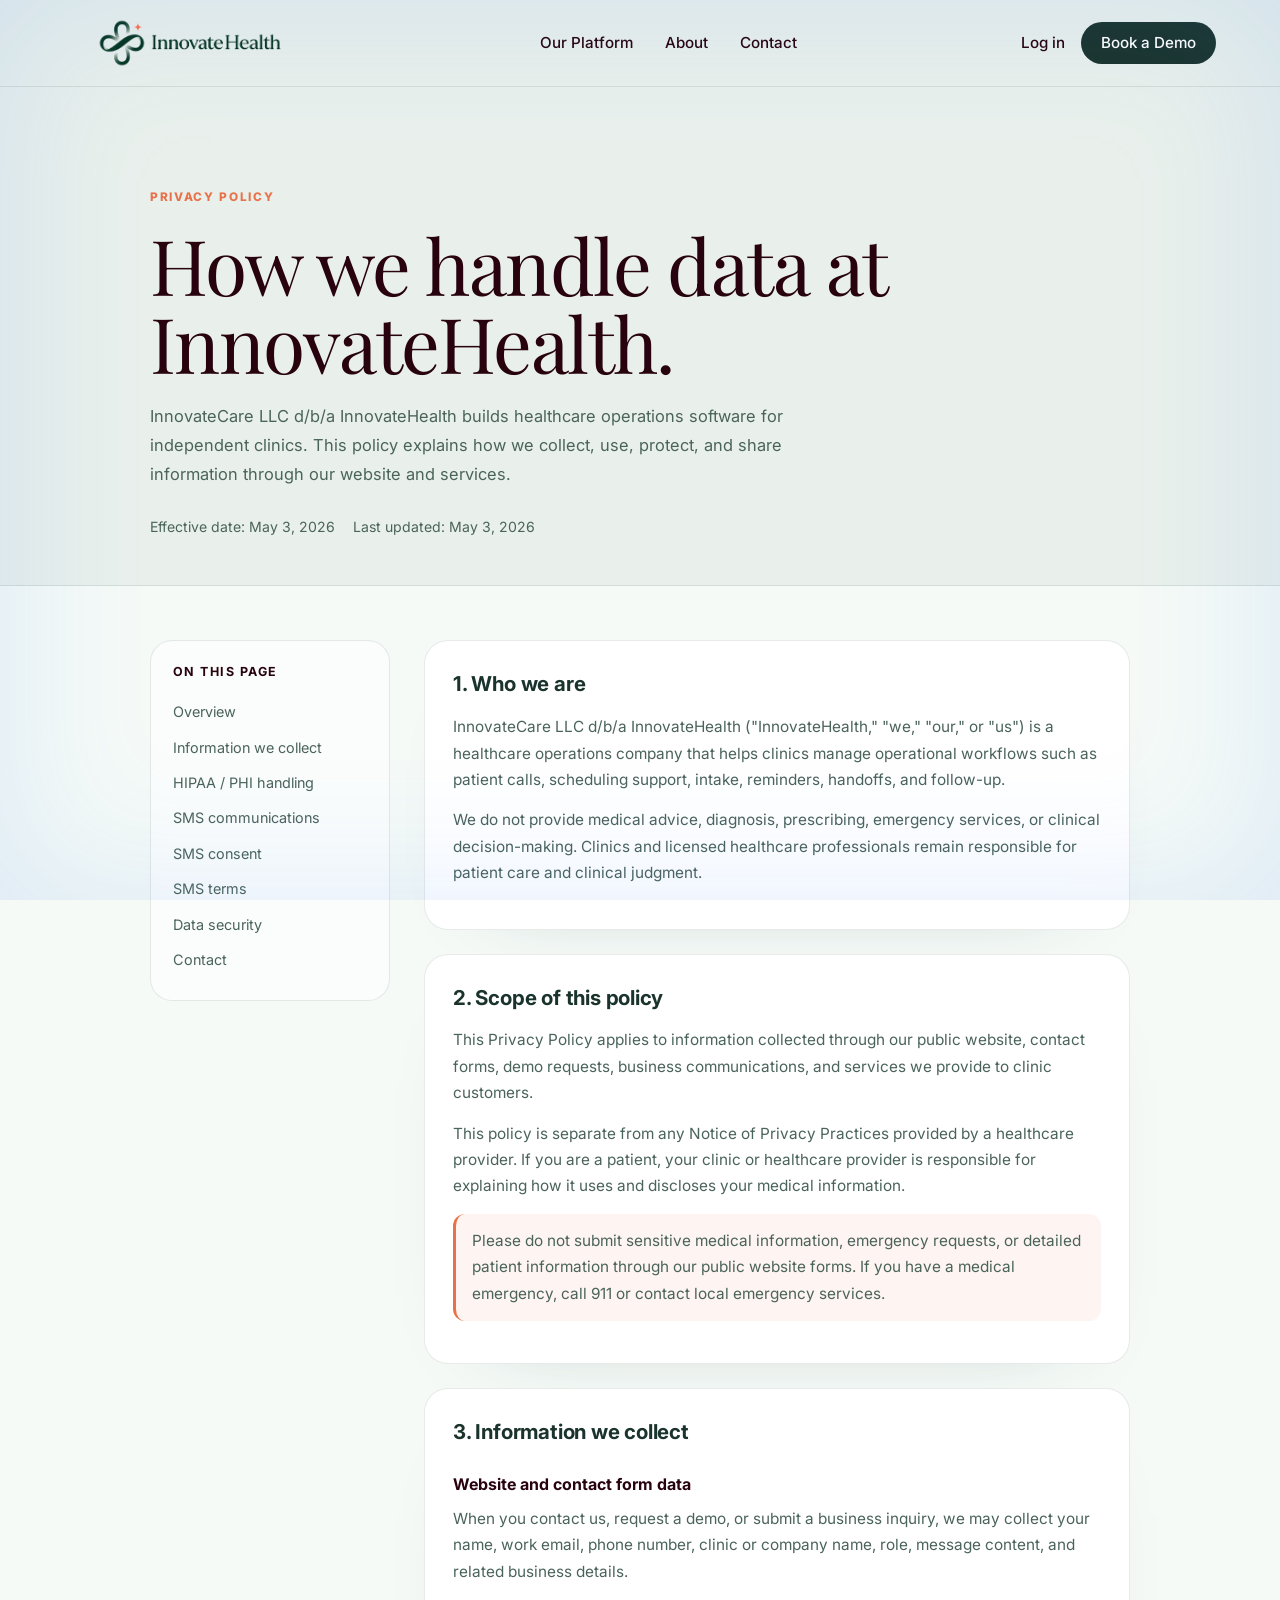
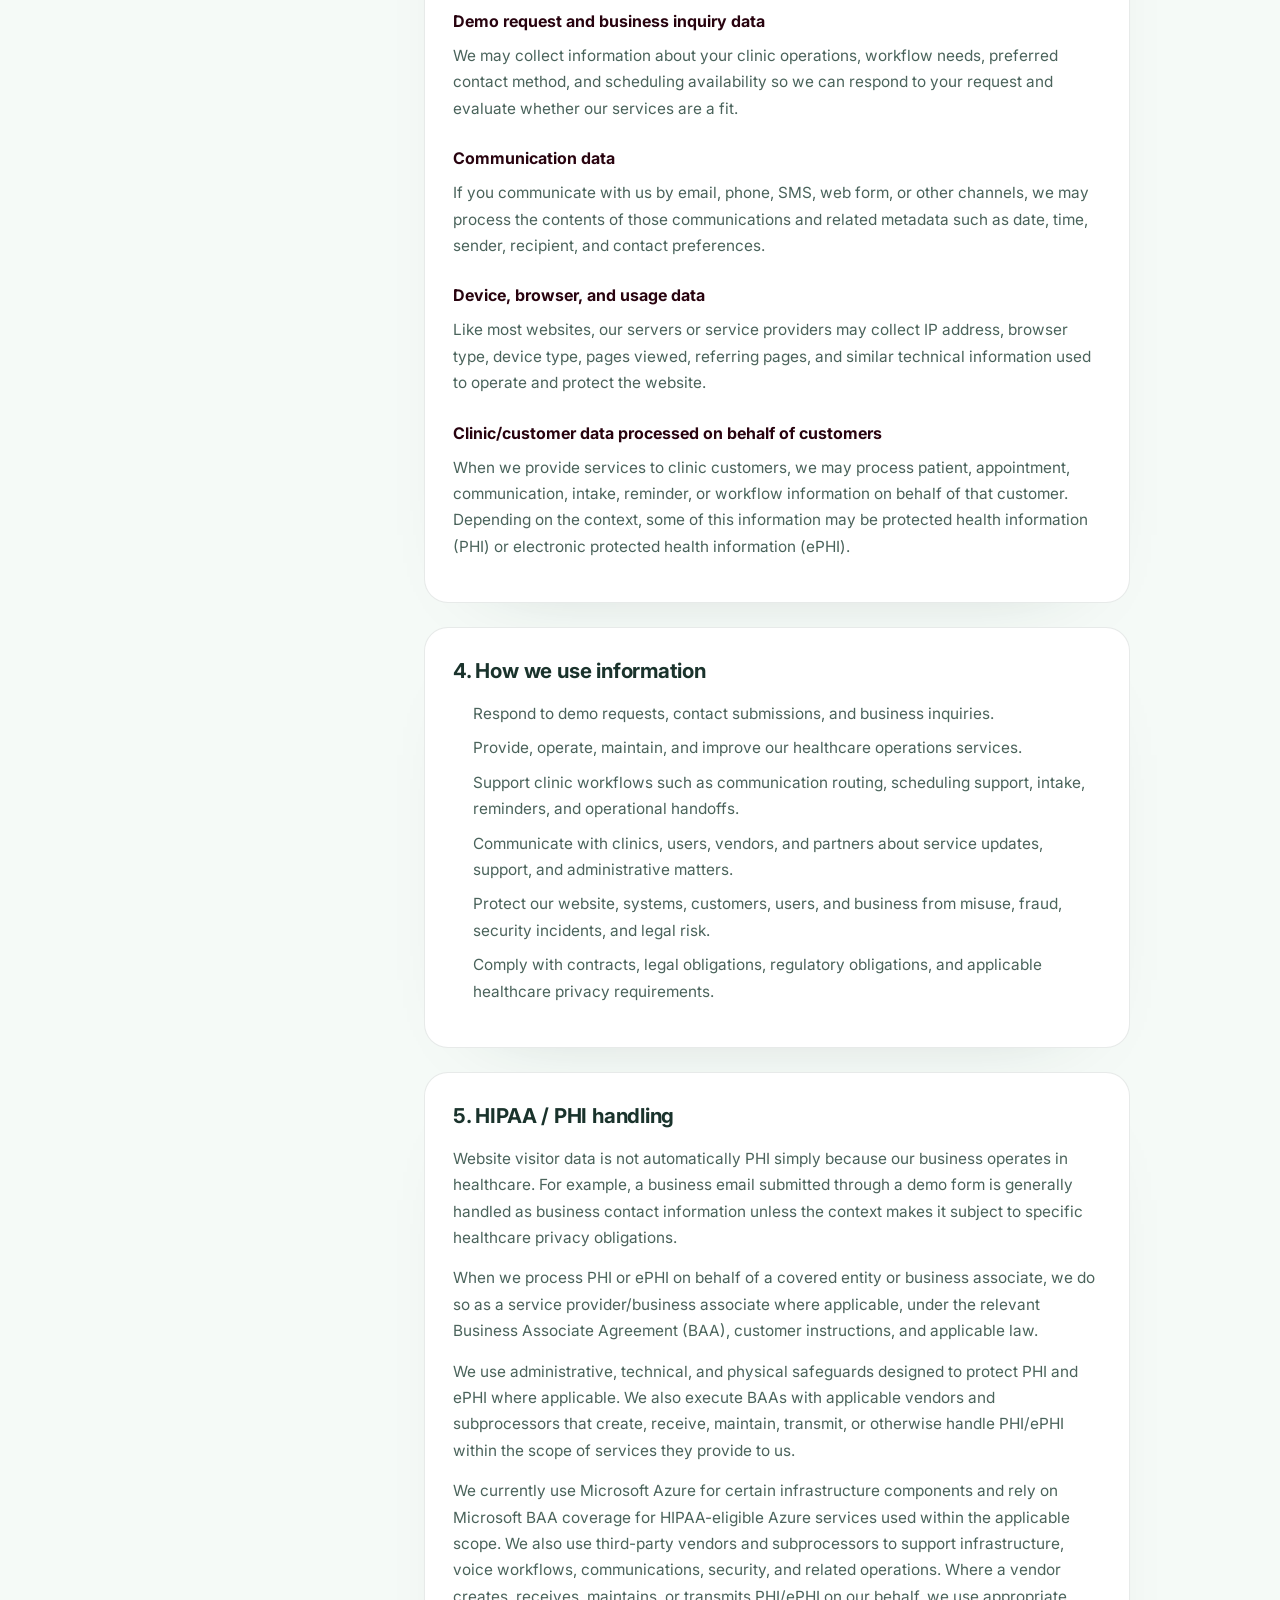
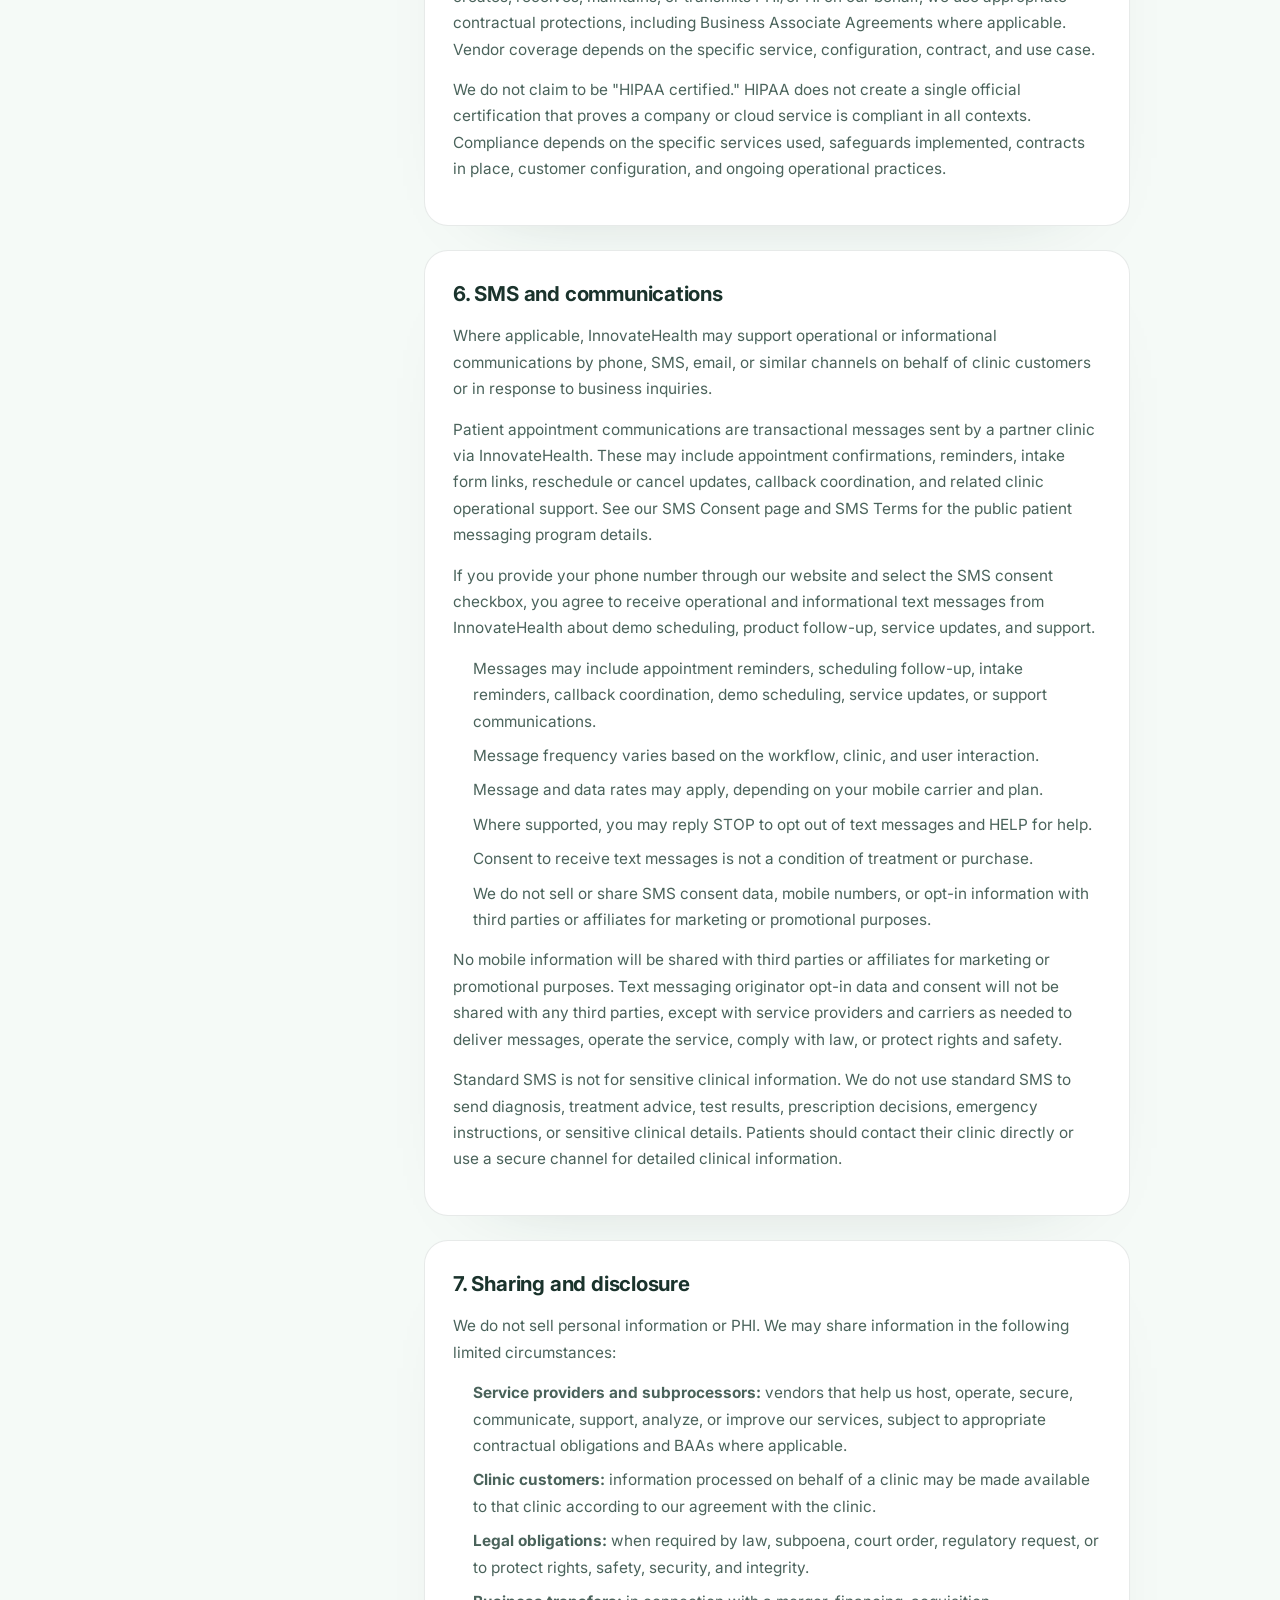
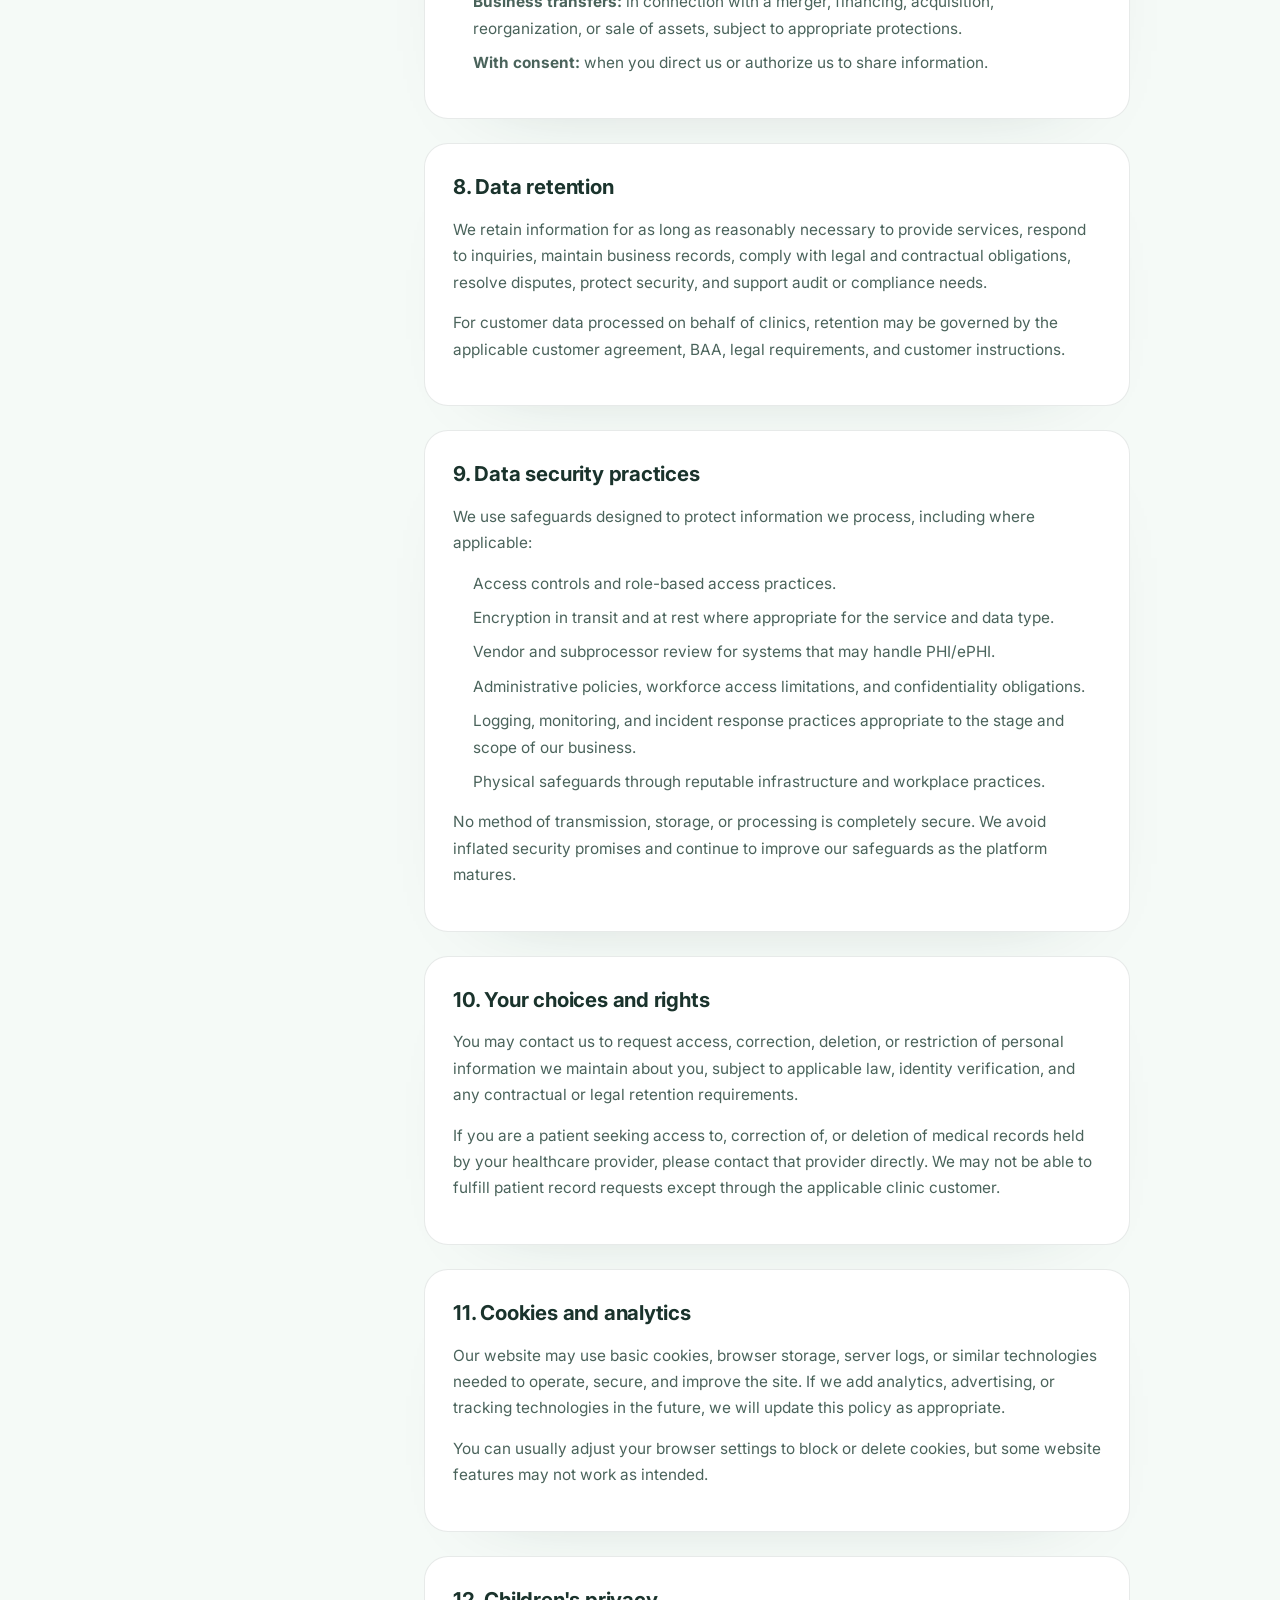
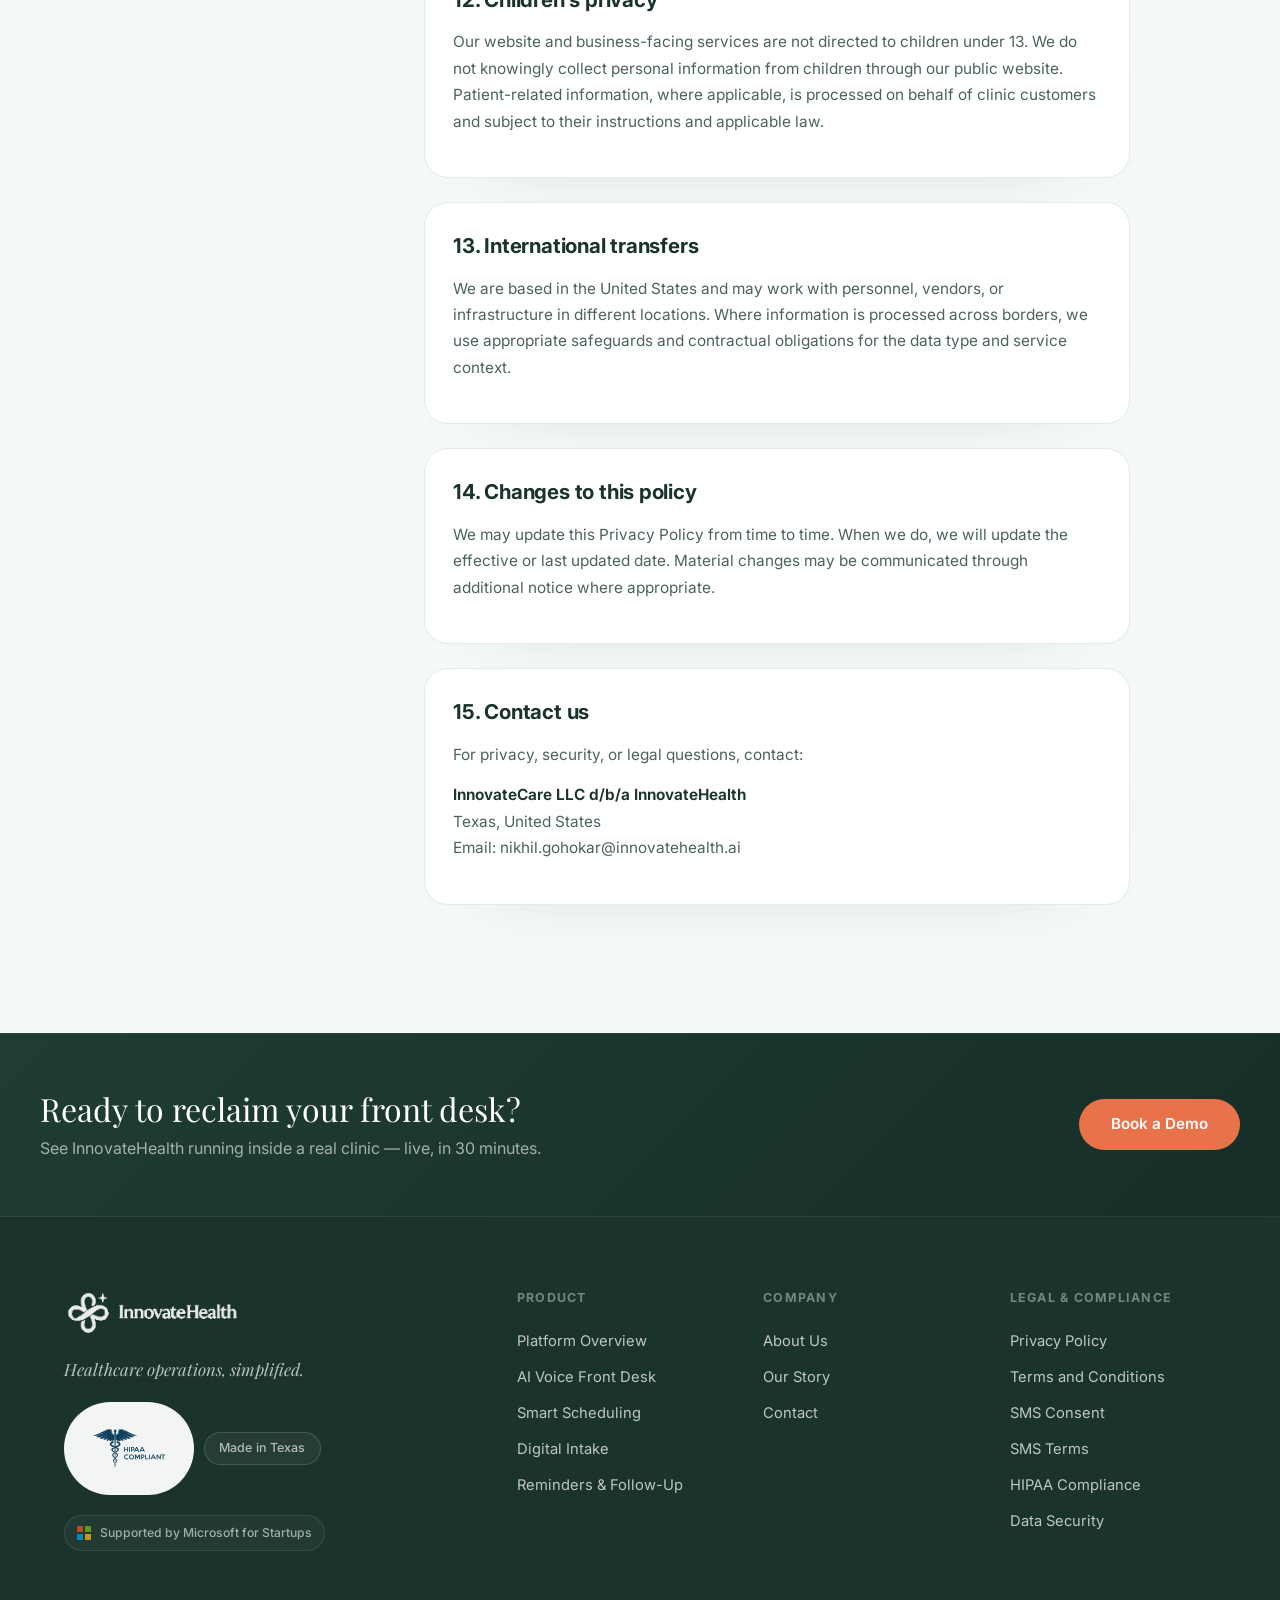
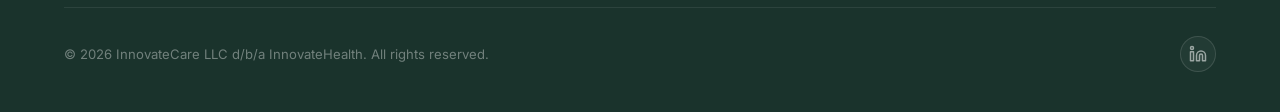
<file: privacy.html>
<!DOCTYPE html>
<html lang="en">
<head>
  <meta charset="UTF-8">
  <meta name="viewport" content="width=device-width, initial-scale=1.0">
  <meta name="description" content="Privacy Policy for InnovateHealth, a healthcare operations company for independent clinics.">
  <title>Privacy Policy | InnovateHealth</title>
  <link rel="preconnect" href="https://fonts.googleapis.com">
  <link rel="preconnect" href="https://fonts.gstatic.com" crossorigin>
  <link href="https://fonts.googleapis.com/css2?family=Inter:wght@400;500;600;700;800;900&family=Playfair+Display:ital,wght@0,400;0,700;1,400&display=swap" rel="stylesheet">
  <link rel="stylesheet" href="styles.css?v=18">
  <link rel="icon" type="image/png" sizes="32x32" href="files/logos/favicon-32x32.png">
  <link rel="apple-touch-icon" sizes="180x180" href="files/logos/apple-touch-icon.png">
  <style>
    .legal-page{background:var(--pk-bg-light);color:var(--pk-text-main)}
    .legal-hero{padding:clamp(72px,8vw,118px) 24px 48px;background:var(--pk-bg-light);border-bottom:1px solid var(--pk-divider)}
    .legal-hero-inner{max-width:980px;margin:0 auto}
    .legal-kicker{display:block;margin-bottom:18px;color:var(--pk-accent-coral);font-size:.74rem;font-weight:800;letter-spacing:.14em;text-transform:uppercase}
    .legal-hero h1{font-family:var(--font-serif);font-size:clamp(2.5rem,6vw,5.25rem);line-height:1.02;font-weight:400;color:var(--pk-text-main);margin:0 0 20px;letter-spacing:-.02em}
    .legal-hero p{max-width:720px;color:var(--pk-text-muted);font-size:1.03rem;line-height:1.75;margin:0}
    .legal-meta{display:flex;flex-wrap:wrap;gap:10px 18px;margin-top:28px;color:var(--pk-text-muted);font-size:.88rem}
    .legal-content{padding:54px 24px 104px;background:var(--pk-bg-surface)}
    .legal-shell{max-width:980px;margin:0 auto;display:grid;grid-template-columns:1fr;gap:34px}
    @media(min-width:980px){.legal-shell{grid-template-columns:240px minmax(0,1fr);align-items:start}}
    .legal-toc{position:sticky;top:112px;padding:22px;border:1px solid var(--pk-divider);border-radius:22px;background:rgba(255,255,255,.56)}
    .legal-toc strong{display:block;margin-bottom:12px;font-size:.78rem;letter-spacing:.12em;text-transform:uppercase;color:var(--pk-text-main)}
    .legal-toc a{display:block;padding:8px 0;color:var(--pk-text-muted);font-size:.9rem;line-height:1.35}
    .legal-toc a:hover{color:var(--pk-accent-coral)}
    .legal-body{max-width:720px}
    .legal-card{padding:28px;border:1px solid var(--pk-divider);border-radius:24px;background:#fff;margin-bottom:24px;box-shadow:0 30px 80px -70px rgba(26,51,44,.35)}
    .legal-body h2{font-size:1.28rem;color:var(--pk-dark-green);margin:0 0 14px;letter-spacing:-.01em}
    .legal-body h3{font-size:1rem;color:var(--pk-text-main);margin:24px 0 10px}
    .legal-body p,.legal-body li{color:var(--pk-text-muted);font-size:.96rem;line-height:1.72}
    .legal-body p{margin:0 0 14px}
    .legal-body ul{padding-left:20px;margin:0 0 14px}
    .legal-body li{margin-bottom:8px}
    .legal-note{border-left:3px solid var(--pk-accent-coral);padding:14px 16px;background:rgba(232,115,74,.08);border-radius:12px;color:var(--pk-text-muted)}
    .legal-contact{font-weight:650;color:var(--pk-dark-green)}
    @media(max-width:760px){.legal-page{overflow-x:hidden}.legal-hero{padding:64px 20px 38px}.legal-hero-inner,.legal-shell,.legal-body,.legal-card,.legal-toc{width:100%;min-width:0;max-width:100%}.legal-hero h1{font-size:2.25rem;line-height:1.08;overflow-wrap:break-word}.legal-hero p,.legal-meta,.legal-body p,.legal-body li{overflow-wrap:break-word}.legal-content{padding:36px 20px 84px}.legal-toc{position:relative;top:auto}.legal-card{padding:22px;border-radius:20px}}
  </style>
</head>
<body>
  <div class="edge-glow" aria-hidden="true"></div>

  <!-- Navigation -->
  <nav class="navbar" id="main-nav">
    <div class="nav-container">
      <a href="index.html" class="nav-logo" aria-label="InnovateHealth Home">
        <img src="files/logos/innovatehealth-logo-dark.png" alt="InnovateHealth" class="nav-logo-image">
      </a>

      <div class="nav-links">
        <a href="platform.html" class="nav-link">Our Platform</a>
        <a href="about.html" class="nav-link">About</a>
        <a href="contact.html" class="nav-link">Contact</a>
      </div>

      <div class="nav-actions">
        <a href="contact.html" class="btn-login">Log in</a>
        <a href="contact.html" class="btn-cta-nav" id="nav-cta">Book a Demo</a>
        <button class="mobile-menu-btn" id="mobile-menu-btn" aria-label="Toggle menu" aria-expanded="false">
          <svg width="24" height="24" viewBox="0 0 24 24" fill="none" stroke="currentColor" stroke-width="2" stroke-linecap="round" stroke-linejoin="round" class="icon-menu"><line x1="3" y1="12" x2="21" y2="12"></line><line x1="3" y1="6" x2="21" y2="6"></line><line x1="3" y1="18" x2="21" y2="18"></line></svg>
          <svg width="24" height="24" viewBox="0 0 24 24" fill="none" stroke="currentColor" stroke-width="2" stroke-linecap="round" stroke-linejoin="round" class="icon-close" style="display: none;"><line x1="18" y1="6" x2="6" y2="18"></line><line x1="6" y1="6" x2="18" y2="18"></line></svg>
        </button>
      </div>
    </div>

    <div class="mobile-menu-drawer" id="mobile-menu-drawer">
      <div class="mobile-nav-links">
        <a href="platform.html" class="mobile-nav-link">Our Platform</a>
        <a href="about.html" class="mobile-nav-link">About</a>
        <a href="contact.html" class="mobile-nav-link">Contact</a>
      </div>
      <div class="mobile-nav-footer">
        <a href="contact.html" class="btn-login mobile-login">Log in</a>
        <a href="contact.html" class="btn-cta-nav mobile-cta">Book a Demo</a>
      </div>
    </div>
  </nav>

  <main id="main-content" class="legal-page">
    <section class="legal-hero" id="privacy-overview">
      <div class="legal-hero-inner animate-on-scroll">
        <span class="legal-kicker">Privacy Policy</span>
        <h1>How we handle data at InnovateHealth.</h1>
        <p>InnovateCare LLC d/b/a InnovateHealth builds healthcare operations software for independent clinics. This policy explains how we collect, use, protect, and share information through our website and services.</p>
        <div class="legal-meta">
          <span>Effective date: May 3, 2026</span>
          <span>Last updated: May 3, 2026</span>
        </div>
      </div>
    </section>

    <section class="legal-content">
      <div class="legal-shell">
        <aside class="legal-toc animate-on-scroll" aria-label="Privacy policy sections">
          <strong>On this page</strong>
          <a href="#privacy-overview">Overview</a>
          <a href="#information-we-collect">Information we collect</a>
          <a href="#hipaa-compliance">HIPAA / PHI handling</a>
          <a href="#sms-communications">SMS communications</a>
          <a href="sms-consent.html">SMS consent</a>
          <a href="sms-terms.html">SMS terms</a>
          <a href="#data-security">Data security</a>
          <a href="#privacy-contact">Contact</a>
        </aside>

        <div class="legal-body">
          <section class="legal-card">
            <h2>1. Who we are</h2>
            <p>InnovateCare LLC d/b/a InnovateHealth ("InnovateHealth," "we," "our," or "us") is a healthcare operations company that helps clinics manage operational workflows such as patient calls, scheduling support, intake, reminders, handoffs, and follow-up.</p>
            <p>We do not provide medical advice, diagnosis, prescribing, emergency services, or clinical decision-making. Clinics and licensed healthcare professionals remain responsible for patient care and clinical judgment.</p>
          </section>

          <section class="legal-card">
            <h2>2. Scope of this policy</h2>
            <p>This Privacy Policy applies to information collected through our public website, contact forms, demo requests, business communications, and services we provide to clinic customers.</p>
            <p>This policy is separate from any Notice of Privacy Practices provided by a healthcare provider. If you are a patient, your clinic or healthcare provider is responsible for explaining how it uses and discloses your medical information.</p>
            <p class="legal-note">Please do not submit sensitive medical information, emergency requests, or detailed patient information through our public website forms. If you have a medical emergency, call 911 or contact local emergency services.</p>
          </section>

          <section class="legal-card" id="information-we-collect">
            <h2>3. Information we collect</h2>
            <h3>Website and contact form data</h3>
            <p>When you contact us, request a demo, or submit a business inquiry, we may collect your name, work email, phone number, clinic or company name, role, message content, and related business details.</p>
            <h3>Demo request and business inquiry data</h3>
            <p>We may collect information about your clinic operations, workflow needs, preferred contact method, and scheduling availability so we can respond to your request and evaluate whether our services are a fit.</p>
            <h3>Communication data</h3>
            <p>If you communicate with us by email, phone, SMS, web form, or other channels, we may process the contents of those communications and related metadata such as date, time, sender, recipient, and contact preferences.</p>
            <h3>Device, browser, and usage data</h3>
            <p>Like most websites, our servers or service providers may collect IP address, browser type, device type, pages viewed, referring pages, and similar technical information used to operate and protect the website.</p>
            <h3>Clinic/customer data processed on behalf of customers</h3>
            <p>When we provide services to clinic customers, we may process patient, appointment, communication, intake, reminder, or workflow information on behalf of that customer. Depending on the context, some of this information may be protected health information (PHI) or electronic protected health information (ePHI).</p>
          </section>

          <section class="legal-card">
            <h2>4. How we use information</h2>
            <ul>
              <li>Respond to demo requests, contact submissions, and business inquiries.</li>
              <li>Provide, operate, maintain, and improve our healthcare operations services.</li>
              <li>Support clinic workflows such as communication routing, scheduling support, intake, reminders, and operational handoffs.</li>
              <li>Communicate with clinics, users, vendors, and partners about service updates, support, and administrative matters.</li>
              <li>Protect our website, systems, customers, users, and business from misuse, fraud, security incidents, and legal risk.</li>
              <li>Comply with contracts, legal obligations, regulatory obligations, and applicable healthcare privacy requirements.</li>
            </ul>
          </section>

          <section class="legal-card" id="hipaa-compliance">
            <h2>5. HIPAA / PHI handling</h2>
            <p>Website visitor data is not automatically PHI simply because our business operates in healthcare. For example, a business email submitted through a demo form is generally handled as business contact information unless the context makes it subject to specific healthcare privacy obligations.</p>
            <p>When we process PHI or ePHI on behalf of a covered entity or business associate, we do so as a service provider/business associate where applicable, under the relevant Business Associate Agreement (BAA), customer instructions, and applicable law.</p>
            <p>We use administrative, technical, and physical safeguards designed to protect PHI and ePHI where applicable. We also execute BAAs with applicable vendors and subprocessors that create, receive, maintain, transmit, or otherwise handle PHI/ePHI within the scope of services they provide to us.</p>
            <p>We currently use Microsoft Azure for certain infrastructure components and rely on Microsoft BAA coverage for HIPAA-eligible Azure services used within the applicable scope. We also use third-party vendors and subprocessors to support infrastructure, voice workflows, communications, security, and related operations. Where a vendor creates, receives, maintains, or transmits PHI/ePHI on our behalf, we use appropriate contractual protections, including Business Associate Agreements where applicable. Vendor coverage depends on the specific service, configuration, contract, and use case.</p>
            <p>We do not claim to be "HIPAA certified." HIPAA does not create a single official certification that proves a company or cloud service is compliant in all contexts. Compliance depends on the specific services used, safeguards implemented, contracts in place, customer configuration, and ongoing operational practices.</p>
          </section>

          <section class="legal-card" id="sms-communications">
            <h2>6. SMS and communications</h2>
            <p>Where applicable, InnovateHealth may support operational or informational communications by phone, SMS, email, or similar channels on behalf of clinic customers or in response to business inquiries.</p>
            <p>Patient appointment communications are transactional messages sent by a partner clinic via InnovateHealth. These may include appointment confirmations, reminders, intake form links, reschedule or cancel updates, callback coordination, and related clinic operational support. See our <a href="sms-consent.html">SMS Consent</a> page and <a href="sms-terms.html">SMS Terms</a> for the public patient messaging program details.</p>
            <p>If you provide your phone number through our website and select the SMS consent checkbox, you agree to receive operational and informational text messages from InnovateHealth about demo scheduling, product follow-up, service updates, and support.</p>
            <ul>
              <li>Messages may include appointment reminders, scheduling follow-up, intake reminders, callback coordination, demo scheduling, service updates, or support communications.</li>
              <li>Message frequency varies based on the workflow, clinic, and user interaction.</li>
              <li>Message and data rates may apply, depending on your mobile carrier and plan.</li>
              <li>Where supported, you may reply STOP to opt out of text messages and HELP for help.</li>
              <li>Consent to receive text messages is not a condition of treatment or purchase.</li>
              <li>We do not sell or share SMS consent data, mobile numbers, or opt-in information with third parties or affiliates for marketing or promotional purposes.</li>
            </ul>
            <p>No mobile information will be shared with third parties or affiliates for marketing or promotional purposes. Text messaging originator opt-in data and consent will not be shared with any third parties, except with service providers and carriers as needed to deliver messages, operate the service, comply with law, or protect rights and safety.</p>
            <p>Standard SMS is not for sensitive clinical information. We do not use standard SMS to send diagnosis, treatment advice, test results, prescription decisions, emergency instructions, or sensitive clinical details. Patients should contact their clinic directly or use a secure channel for detailed clinical information.</p>
          </section>

          <section class="legal-card">
            <h2>7. Sharing and disclosure</h2>
            <p>We do not sell personal information or PHI. We may share information in the following limited circumstances:</p>
            <ul>
              <li><strong>Service providers and subprocessors:</strong> vendors that help us host, operate, secure, communicate, support, analyze, or improve our services, subject to appropriate contractual obligations and BAAs where applicable.</li>
              <li><strong>Clinic customers:</strong> information processed on behalf of a clinic may be made available to that clinic according to our agreement with the clinic.</li>
              <li><strong>Legal obligations:</strong> when required by law, subpoena, court order, regulatory request, or to protect rights, safety, security, and integrity.</li>
              <li><strong>Business transfers:</strong> in connection with a merger, financing, acquisition, reorganization, or sale of assets, subject to appropriate protections.</li>
              <li><strong>With consent:</strong> when you direct us or authorize us to share information.</li>
            </ul>
          </section>

          <section class="legal-card">
            <h2>8. Data retention</h2>
            <p>We retain information for as long as reasonably necessary to provide services, respond to inquiries, maintain business records, comply with legal and contractual obligations, resolve disputes, protect security, and support audit or compliance needs.</p>
            <p>For customer data processed on behalf of clinics, retention may be governed by the applicable customer agreement, BAA, legal requirements, and customer instructions.</p>
          </section>

          <section class="legal-card" id="data-security">
            <h2>9. Data security practices</h2>
            <p>We use safeguards designed to protect information we process, including where applicable:</p>
            <ul>
              <li>Access controls and role-based access practices.</li>
              <li>Encryption in transit and at rest where appropriate for the service and data type.</li>
              <li>Vendor and subprocessor review for systems that may handle PHI/ePHI.</li>
              <li>Administrative policies, workforce access limitations, and confidentiality obligations.</li>
              <li>Logging, monitoring, and incident response practices appropriate to the stage and scope of our business.</li>
              <li>Physical safeguards through reputable infrastructure and workplace practices.</li>
            </ul>
            <p>No method of transmission, storage, or processing is completely secure. We avoid inflated security promises and continue to improve our safeguards as the platform matures.</p>
          </section>

          <section class="legal-card">
            <h2>10. Your choices and rights</h2>
            <p>You may contact us to request access, correction, deletion, or restriction of personal information we maintain about you, subject to applicable law, identity verification, and any contractual or legal retention requirements.</p>
            <p>If you are a patient seeking access to, correction of, or deletion of medical records held by your healthcare provider, please contact that provider directly. We may not be able to fulfill patient record requests except through the applicable clinic customer.</p>
          </section>

          <section class="legal-card">
            <h2>11. Cookies and analytics</h2>
            <p>Our website may use basic cookies, browser storage, server logs, or similar technologies needed to operate, secure, and improve the site. If we add analytics, advertising, or tracking technologies in the future, we will update this policy as appropriate.</p>
            <p>You can usually adjust your browser settings to block or delete cookies, but some website features may not work as intended.</p>
          </section>

          <section class="legal-card">
            <h2>12. Children&apos;s privacy</h2>
            <p>Our website and business-facing services are not directed to children under 13. We do not knowingly collect personal information from children through our public website. Patient-related information, where applicable, is processed on behalf of clinic customers and subject to their instructions and applicable law.</p>
          </section>

          <section class="legal-card">
            <h2>13. International transfers</h2>
            <p>We are based in the United States and may work with personnel, vendors, or infrastructure in different locations. Where information is processed across borders, we use appropriate safeguards and contractual obligations for the data type and service context.</p>
          </section>

          <section class="legal-card">
            <h2>14. Changes to this policy</h2>
            <p>We may update this Privacy Policy from time to time. When we do, we will update the effective or last updated date. Material changes may be communicated through additional notice where appropriate.</p>
          </section>

          <section class="legal-card" id="privacy-contact">
            <h2>15. Contact us</h2>
            <p>For privacy, security, or legal questions, contact:</p>
            <p><span class="legal-contact">InnovateCare LLC d/b/a InnovateHealth</span><br>Texas, United States<br>Email: <a href="mailto:nikhil.gohokar@innovatehealth.ai">nikhil.gohokar@innovatehealth.ai</a></p>
          </section>
        </div>
      </div>
    </section>
  </main>

  <!-- Footer -->
  <footer class="footer" id="footer">
    <!-- Footer CTA Band -->
    <div class="footer-cta-band">
      <div class="footer-cta-inner">
        <div class="footer-cta-text">
          <h2 class="footer-cta-headline">Ready to reclaim your front desk?</h2>
          <p class="footer-cta-sub">See InnovateHealth running inside a real clinic — live, in 30 minutes.</p>
        </div>
        <a href="contact.html" class="footer-cta-btn">Book a Demo</a>
      </div>
    </div>

    <!-- Footer Main -->
    <div class="footer-main">
      <div class="footer-container">

        <!-- Top Row: Brand + Columns -->
        <div class="footer-grid">

          <!-- Brand Column -->
          <div class="footer-brand-col">
            <img src="files/logos/innovatehealth-logo-light.png" alt="InnovateHealth" class="footer-brand-logo">
            <p class="footer-tagline">Healthcare operations, simplified.</p>
            <div class="footer-badges">
              <a href="privacy.html#hipaa-compliance" class="footer-hipaa-badge" aria-label="Read about HIPAA safeguards">
                <img src="files/logos/hipaa-compliant.svg" alt="HIPAA compliance information" class="footer-hipaa-logo">
              </a>
              <span class="footer-badge-pill">Made in Texas</span>
            </div>
            <div class="footer-partner-badge" aria-label="Supported by Microsoft for Startups">
              <span class="footer-microsoft-mark" aria-hidden="true"><i></i><i></i><i></i><i></i></span>
              <span>Supported by Microsoft for Startups</span>
            </div>
          </div>

          <!-- Product Column -->
          <div class="footer-col">
            <h4 class="footer-col-heading">Product</h4>
            <ul class="footer-col-links">
              <li><a href="platform.html">Platform Overview</a></li>
              <li><a href="platform.html#capabilities">AI Voice Front Desk</a></li>
              <li><a href="platform.html#capabilities">Smart Scheduling</a></li>
              <li><a href="platform.html#capabilities">Digital Intake</a></li>
              <li><a href="platform.html#capabilities">Reminders & Follow-Up</a></li>
            </ul>
          </div>

          <!-- Company Column -->
          <div class="footer-col">
            <h4 class="footer-col-heading">Company</h4>
            <ul class="footer-col-links">
              <li><a href="about.html">About Us</a></li>
              <li><a href="about.html#founder">Our Story</a></li>
              <li><a href="contact.html">Contact</a></li>
            </ul>
          </div>

          <!-- Legal Column -->
          <div class="footer-col">
            <h4 class="footer-col-heading">Legal & Compliance</h4>
            <ul class="footer-col-links">
              <li><a href="privacy.html">Privacy Policy</a></li>
              <li><a href="terms.html">Terms and Conditions</a></li>
              <li><a href="sms-consent.html">SMS Consent</a></li>
              <li><a href="sms-terms.html">SMS Terms</a></li>
              <li><a href="privacy.html#hipaa-compliance">HIPAA Compliance</a></li>
              <li><a href="privacy.html#data-security">Data Security</a></li>
            </ul>
          </div>

        </div>

        <!-- Divider -->
        <div class="footer-divider-line"></div>

        <!-- Bottom Bar -->
        <div class="footer-bottom-bar">
          <p class="footer-copyright">© 2026 InnovateCare LLC d/b/a InnovateHealth. All rights reserved.</p>
          <div class="footer-social-row">
            <a href="https://www.linkedin.com/company/innovate-health-ai/" class="footer-social-link" aria-label="LinkedIn" target="_blank" rel="noreferrer">
              <svg width="18" height="18" viewBox="0 0 24 24" fill="none" stroke="currentColor" stroke-width="2" stroke-linecap="round" stroke-linejoin="round"><path d="M16 8a6 6 0 0 1 6 6v7h-4v-7a2 2 0 0 0-2-2 2 2 0 0 0-2 2v7h-4v-7a6 6 0 0 1 6-6z"/><rect x="2" y="9" width="4" height="12"/><circle cx="4" cy="4" r="2"/></svg>
            </a>
          </div>
        </div>

      </div>
    </div>
  </footer>

  <script src="script.js?v=16"></script>
</body>
</html>
</file>
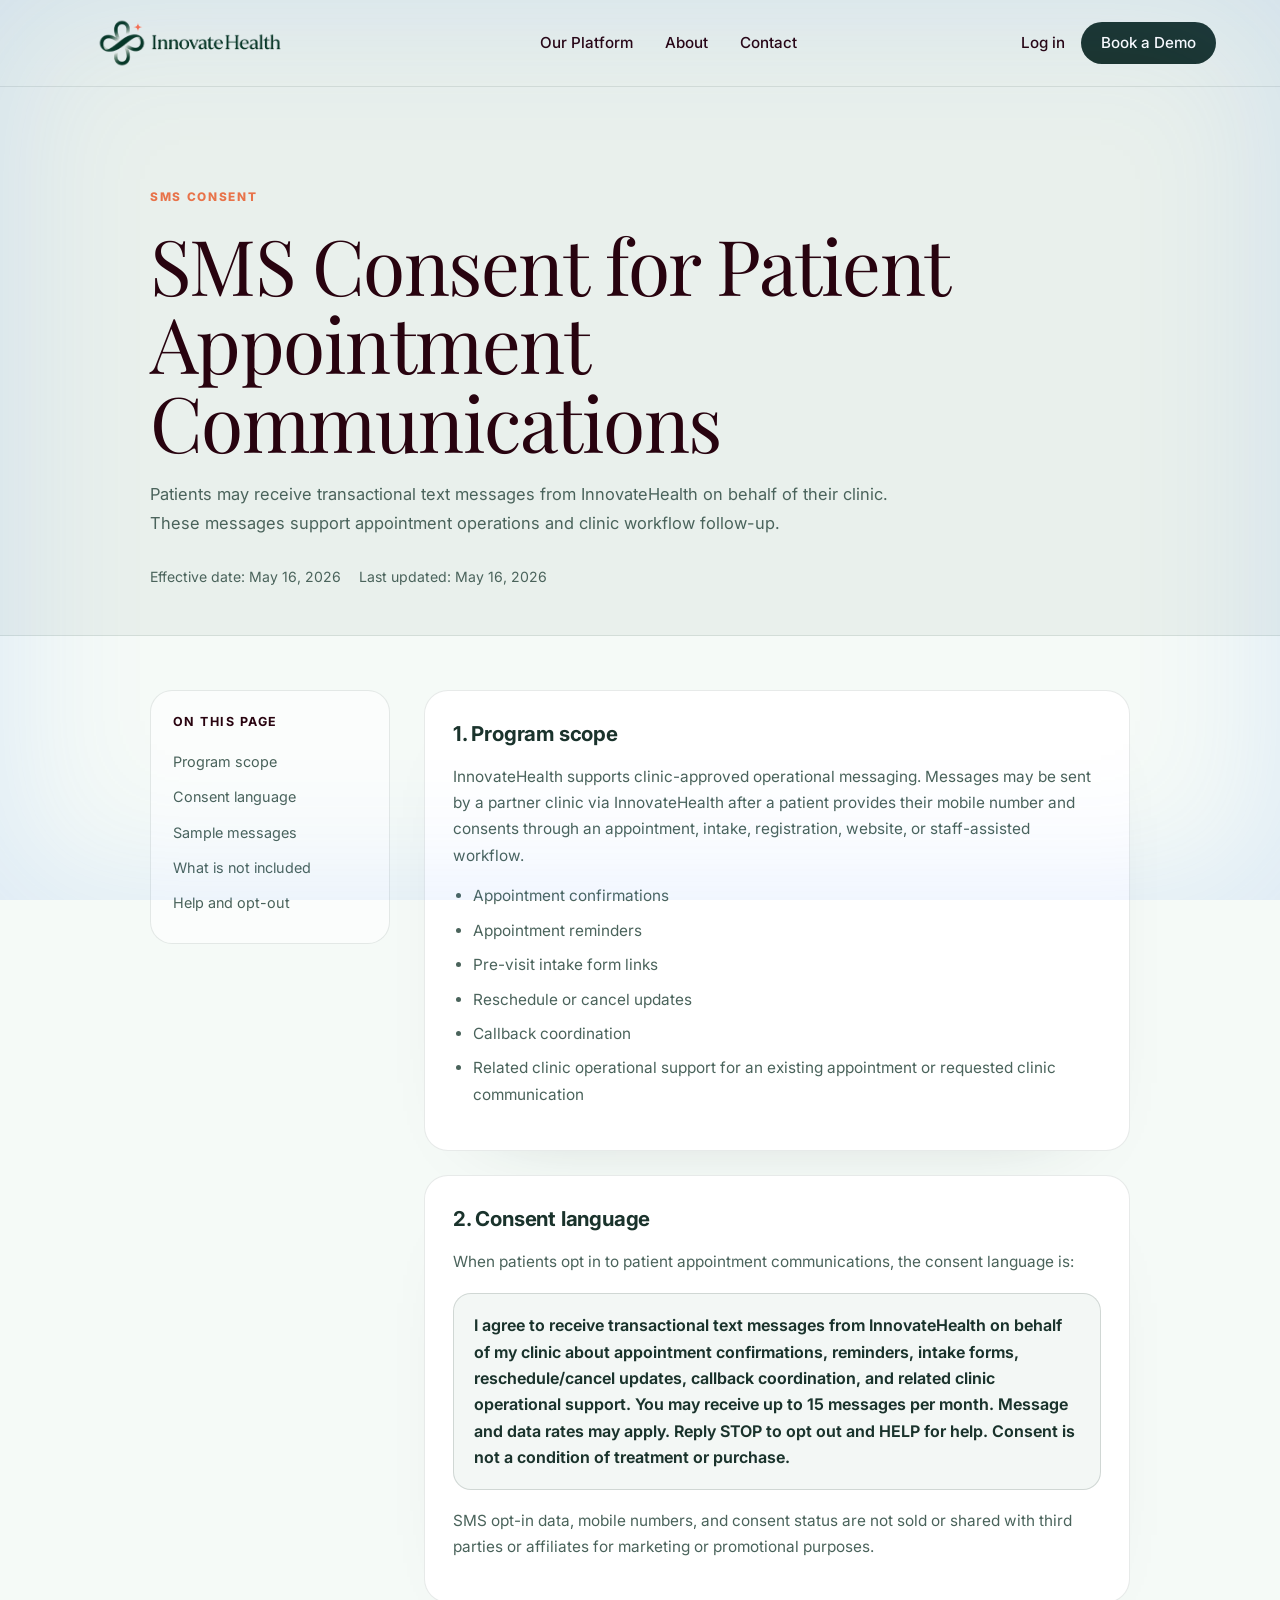
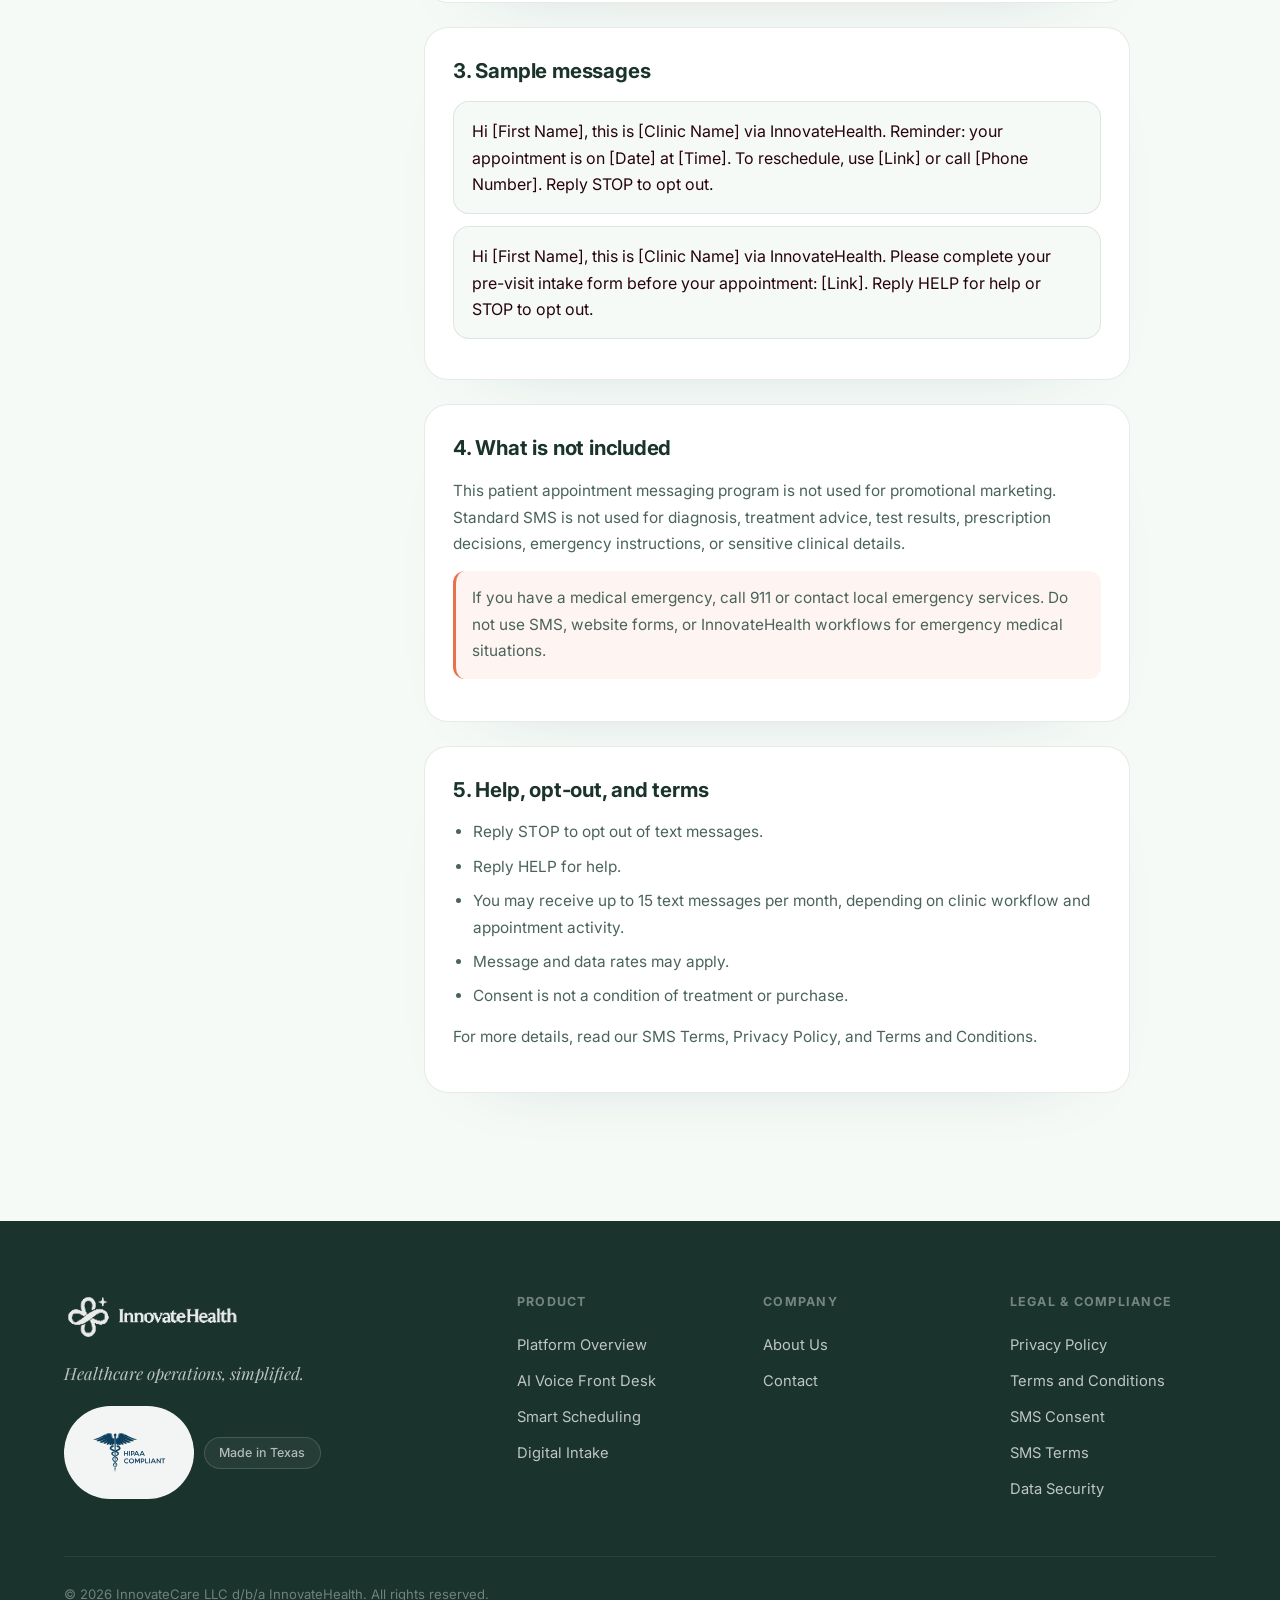
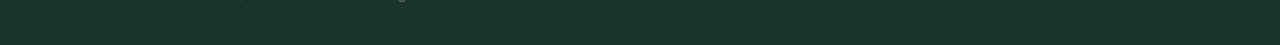
<file: sms-consent.html>
<!DOCTYPE html>
<html lang="en">
<head>
  <meta charset="UTF-8">
  <meta name="viewport" content="width=device-width, initial-scale=1.0">
  <meta name="description" content="SMS consent information for patient appointment communications sent by clinics via InnovateHealth.">
  <title>SMS Consent | InnovateHealth</title>
  <link rel="preconnect" href="https://fonts.googleapis.com">
  <link rel="preconnect" href="https://fonts.gstatic.com" crossorigin>
  <link href="https://fonts.googleapis.com/css2?family=Inter:wght@400;500;600;700;800;900&family=Playfair+Display:ital,wght@0,400;0,700;1,400&display=swap" rel="stylesheet">
  <link rel="stylesheet" href="styles.css?v=18">
  <link rel="icon" type="image/png" sizes="32x32" href="files/logos/favicon-32x32.png">
  <link rel="apple-touch-icon" sizes="180x180" href="files/logos/apple-touch-icon.png">
  <style>
    .legal-page{background:var(--pk-bg-light);color:var(--pk-text-main)}
    .legal-hero{padding:clamp(72px,8vw,118px) 24px 48px;background:var(--pk-bg-light);border-bottom:1px solid var(--pk-divider)}
    .legal-hero-inner{max-width:980px;margin:0 auto}
    .legal-kicker{display:block;margin-bottom:18px;color:var(--pk-accent-coral);font-size:.74rem;font-weight:800;letter-spacing:.14em;text-transform:uppercase}
    .legal-hero h1{font-family:var(--font-serif);font-size:clamp(2.5rem,6vw,5.25rem);line-height:1.02;font-weight:400;color:var(--pk-text-main);margin:0 0 20px;letter-spacing:-.02em}
    .legal-hero p{max-width:760px;color:var(--pk-text-muted);font-size:1.03rem;line-height:1.75;margin:0}
    .legal-meta{display:flex;flex-wrap:wrap;gap:10px 18px;margin-top:28px;color:var(--pk-text-muted);font-size:.88rem}
    .legal-content{padding:54px 24px 104px;background:var(--pk-bg-surface)}
    .legal-shell{max-width:980px;margin:0 auto;display:grid;grid-template-columns:1fr;gap:34px}
    @media(min-width:980px){.legal-shell{grid-template-columns:240px minmax(0,1fr);align-items:start}}
    .legal-toc{position:sticky;top:112px;padding:22px;border:1px solid var(--pk-divider);border-radius:22px;background:rgba(255,255,255,.56)}
    .legal-toc strong{display:block;margin-bottom:12px;font-size:.78rem;letter-spacing:.12em;text-transform:uppercase;color:var(--pk-text-main)}
    .legal-toc a{display:block;padding:8px 0;color:var(--pk-text-muted);font-size:.9rem;line-height:1.35}
    .legal-toc a:hover{color:var(--pk-accent-coral)}
    .legal-body{max-width:720px}
    .legal-card{padding:28px;border:1px solid var(--pk-divider);border-radius:24px;background:#fff;margin-bottom:24px;box-shadow:0 30px 80px -70px rgba(26,51,44,.35)}
    .legal-body h2{font-size:1.28rem;color:var(--pk-dark-green);margin:0 0 14px;letter-spacing:-.01em}
    .legal-body h3{font-size:1rem;color:var(--pk-text-main);margin:24px 0 10px}
    .legal-body p,.legal-body li{color:var(--pk-text-muted);font-size:.96rem;line-height:1.72}
    .legal-body p{margin:0 0 14px}
    .legal-body ul{padding-left:20px;margin:0 0 14px;list-style:disc}
    .legal-body li{margin-bottom:8px}
    .legal-note{border-left:3px solid var(--pk-accent-coral);padding:14px 16px;background:rgba(232,115,74,.08);border-radius:12px;color:var(--pk-text-muted)}
    .consent-box{padding:18px 20px;border:1px solid rgba(26,51,44,.16);border-radius:18px;background:rgba(193,215,205,.2);color:var(--pk-dark-green);font-weight:650;line-height:1.65;margin:18px 0}
    .sample-message{padding:16px 18px;border:1px solid var(--pk-divider);border-radius:16px;background:var(--pk-bg-surface);font-family:var(--font-sans);color:var(--pk-text-main);line-height:1.65;margin-bottom:12px}
    @media(max-width:760px){.legal-page{overflow-x:hidden}.legal-hero{padding:64px 20px 38px}.legal-hero-inner,.legal-shell,.legal-body,.legal-card,.legal-toc{width:100%;min-width:0;max-width:100%}.legal-hero h1{font-size:2.25rem;line-height:1.08;overflow-wrap:break-word}.legal-hero p,.legal-meta,.legal-body p,.legal-body li{overflow-wrap:break-word}.legal-content{padding:36px 20px 84px}.legal-toc{position:relative;top:auto}.legal-card{padding:22px;border-radius:20px}}
  </style>
</head>
<body>
  <div class="edge-glow" aria-hidden="true"></div>

  <nav class="navbar" id="main-nav">
    <div class="nav-container">
      <a href="index.html" class="nav-logo" aria-label="InnovateHealth Home">
        <img src="files/logos/innovatehealth-logo-dark.png" alt="InnovateHealth" class="nav-logo-image">
      </a>
      <div class="nav-links">
        <a href="platform.html" class="nav-link">Our Platform</a>
        <a href="about.html" class="nav-link">About</a>
        <a href="contact.html" class="nav-link">Contact</a>
      </div>
      <div class="nav-actions">
        <a href="contact.html" class="btn-login">Log in</a>
        <a href="contact.html" class="btn-cta-nav" id="nav-cta">Book a Demo</a>
        <button class="mobile-menu-btn" id="mobile-menu-btn" aria-label="Toggle menu" aria-expanded="false">
          <svg width="24" height="24" viewBox="0 0 24 24" fill="none" stroke="currentColor" stroke-width="2" stroke-linecap="round" stroke-linejoin="round" class="icon-menu"><line x1="3" y1="12" x2="21" y2="12"></line><line x1="3" y1="6" x2="21" y2="6"></line><line x1="3" y1="18" x2="21" y2="18"></line></svg>
          <svg width="24" height="24" viewBox="0 0 24 24" fill="none" stroke="currentColor" stroke-width="2" stroke-linecap="round" stroke-linejoin="round" class="icon-close" style="display: none;"><line x1="18" y1="6" x2="6" y2="18"></line><line x1="6" y1="6" x2="18" y2="18"></line></svg>
        </button>
      </div>
    </div>
    <div class="mobile-menu-drawer" id="mobile-menu-drawer">
      <div class="mobile-nav-links">
        <a href="platform.html" class="mobile-nav-link">Our Platform</a>
        <a href="about.html" class="mobile-nav-link">About</a>
        <a href="contact.html" class="mobile-nav-link">Contact</a>
      </div>
      <div class="mobile-nav-footer">
        <a href="contact.html" class="btn-login mobile-login">Log in</a>
        <a href="contact.html" class="btn-cta-nav mobile-cta">Book a Demo</a>
      </div>
    </div>
  </nav>

  <main id="main-content" class="legal-page">
    <section class="legal-hero" id="sms-consent-overview">
      <div class="legal-hero-inner animate-on-scroll">
        <span class="legal-kicker">SMS Consent</span>
        <h1>SMS Consent for Patient Appointment Communications</h1>
        <p>Patients may receive transactional text messages from InnovateHealth on behalf of their clinic. These messages support appointment operations and clinic workflow follow-up.</p>
        <div class="legal-meta">
          <span>Effective date: May 16, 2026</span>
          <span>Last updated: May 16, 2026</span>
        </div>
      </div>
    </section>

    <section class="legal-content">
      <div class="legal-shell">
        <aside class="legal-toc animate-on-scroll" aria-label="SMS consent sections">
          <strong>On this page</strong>
          <a href="#program-scope">Program scope</a>
          <a href="#consent-language">Consent language</a>
          <a href="#sample-messages">Sample messages</a>
          <a href="#not-included">What is not included</a>
          <a href="#sms-help">Help and opt-out</a>
        </aside>

        <div class="legal-body">
          <section class="legal-card" id="program-scope">
            <h2>1. Program scope</h2>
            <p>InnovateHealth supports clinic-approved operational messaging. Messages may be sent by a partner clinic via InnovateHealth after a patient provides their mobile number and consents through an appointment, intake, registration, website, or staff-assisted workflow.</p>
            <ul>
              <li>Appointment confirmations</li>
              <li>Appointment reminders</li>
              <li>Pre-visit intake form links</li>
              <li>Reschedule or cancel updates</li>
              <li>Callback coordination</li>
              <li>Related clinic operational support for an existing appointment or requested clinic communication</li>
            </ul>
          </section>

          <section class="legal-card" id="consent-language">
            <h2>2. Consent language</h2>
            <p>When patients opt in to patient appointment communications, the consent language is:</p>
            <div class="consent-box">
              I agree to receive transactional text messages from InnovateHealth on behalf of my clinic about appointment confirmations, reminders, intake forms, reschedule/cancel updates, callback coordination, and related clinic operational support. You may receive up to 15 messages per month. Message and data rates may apply. Reply STOP to opt out and HELP for help. Consent is not a condition of treatment or purchase.
            </div>
            <p>SMS opt-in data, mobile numbers, and consent status are not sold or shared with third parties or affiliates for marketing or promotional purposes.</p>
          </section>

          <section class="legal-card" id="sample-messages">
            <h2>3. Sample messages</h2>
            <div class="sample-message">Hi [First Name], this is [Clinic Name] via InnovateHealth. Reminder: your appointment is on [Date] at [Time]. To reschedule, use [Link] or call [Phone Number]. Reply STOP to opt out.</div>
            <div class="sample-message">Hi [First Name], this is [Clinic Name] via InnovateHealth. Please complete your pre-visit intake form before your appointment: [Link]. Reply HELP for help or STOP to opt out.</div>
          </section>

          <section class="legal-card" id="not-included">
            <h2>4. What is not included</h2>
            <p>This patient appointment messaging program is not used for promotional marketing. Standard SMS is not used for diagnosis, treatment advice, test results, prescription decisions, emergency instructions, or sensitive clinical details.</p>
            <p class="legal-note">If you have a medical emergency, call 911 or contact local emergency services. Do not use SMS, website forms, or InnovateHealth workflows for emergency medical situations.</p>
          </section>

          <section class="legal-card" id="sms-help">
            <h2>5. Help, opt-out, and terms</h2>
            <ul>
              <li>Reply STOP to opt out of text messages.</li>
              <li>Reply HELP for help.</li>
              <li>You may receive up to 15 text messages per month, depending on clinic workflow and appointment activity.</li>
              <li>Message and data rates may apply.</li>
              <li>Consent is not a condition of treatment or purchase.</li>
            </ul>
            <p>For more details, read our <a href="sms-terms.html">SMS Terms</a>, <a href="privacy.html">Privacy Policy</a>, and <a href="terms.html">Terms and Conditions</a>.</p>
          </section>
        </div>
      </div>
    </section>
  </main>

  <footer class="footer" id="footer">
    <div class="footer-main">
      <div class="footer-container">
        <div class="footer-grid">
          <div class="footer-brand-col">
            <img src="files/logos/innovatehealth-logo-light.png" alt="InnovateHealth" class="footer-brand-logo">
            <p class="footer-tagline">Healthcare operations, simplified.</p>
            <div class="footer-badges">
              <a href="privacy.html#hipaa-compliance" class="footer-hipaa-badge" aria-label="Read about HIPAA safeguards">
                <img src="files/logos/hipaa-compliant.svg" alt="HIPAA compliance information" class="footer-hipaa-logo">
              </a>
              <span class="footer-badge-pill">Made in Texas</span>
            </div>
          </div>
          <div class="footer-col">
            <h4 class="footer-col-heading">Product</h4>
            <ul class="footer-col-links">
              <li><a href="platform.html">Platform Overview</a></li>
              <li><a href="platform.html#capabilities">AI Voice Front Desk</a></li>
              <li><a href="platform.html#capabilities">Smart Scheduling</a></li>
              <li><a href="platform.html#capabilities">Digital Intake</a></li>
            </ul>
          </div>
          <div class="footer-col">
            <h4 class="footer-col-heading">Company</h4>
            <ul class="footer-col-links">
              <li><a href="about.html">About Us</a></li>
              <li><a href="contact.html">Contact</a></li>
            </ul>
          </div>
          <div class="footer-col">
            <h4 class="footer-col-heading">Legal & Compliance</h4>
            <ul class="footer-col-links">
              <li><a href="privacy.html">Privacy Policy</a></li>
              <li><a href="terms.html">Terms and Conditions</a></li>
              <li><a href="sms-consent.html">SMS Consent</a></li>
              <li><a href="sms-terms.html">SMS Terms</a></li>
              <li><a href="privacy.html#data-security">Data Security</a></li>
            </ul>
          </div>
        </div>
        <div class="footer-divider-line"></div>
        <div class="footer-bottom-bar">
          <p class="footer-copyright">© 2026 InnovateCare LLC d/b/a InnovateHealth. All rights reserved.</p>
        </div>
      </div>
    </div>
  </footer>

  <script src="script.js?v=16"></script>
</body>
</html>
</file>
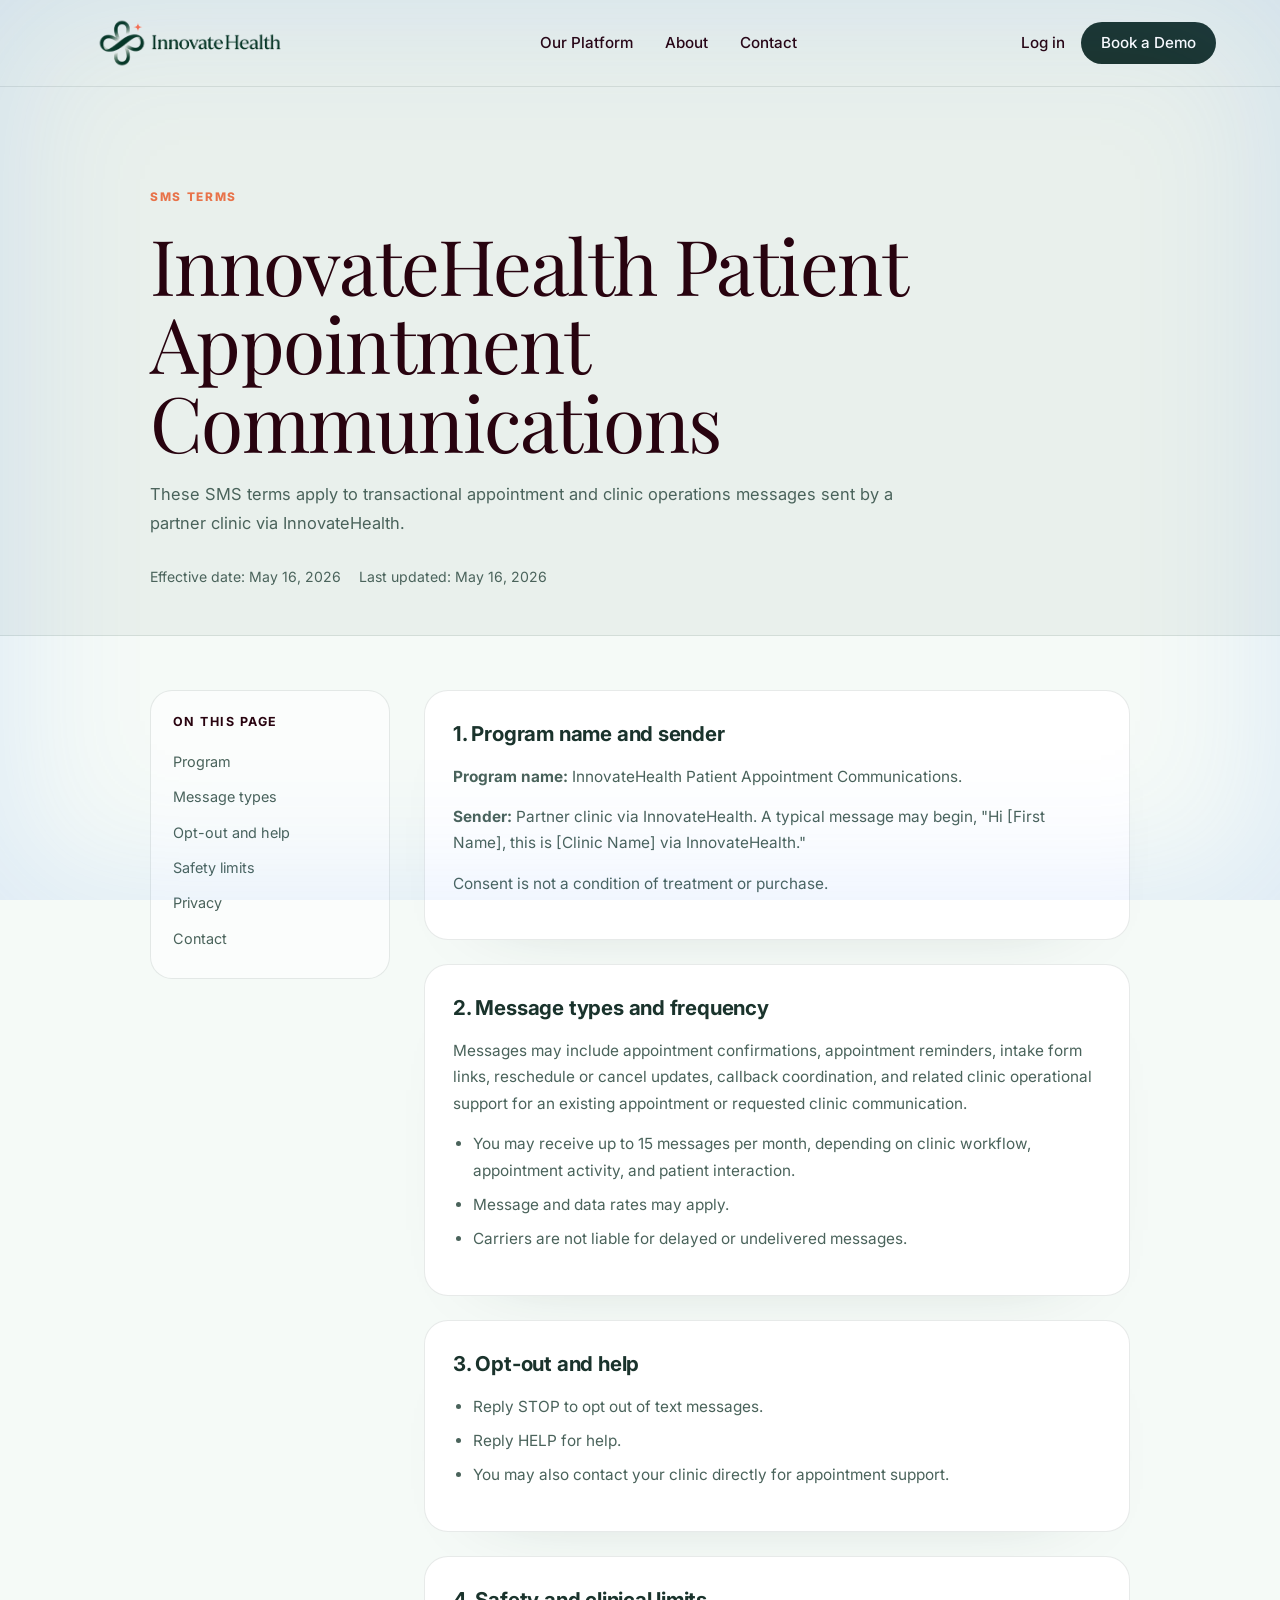
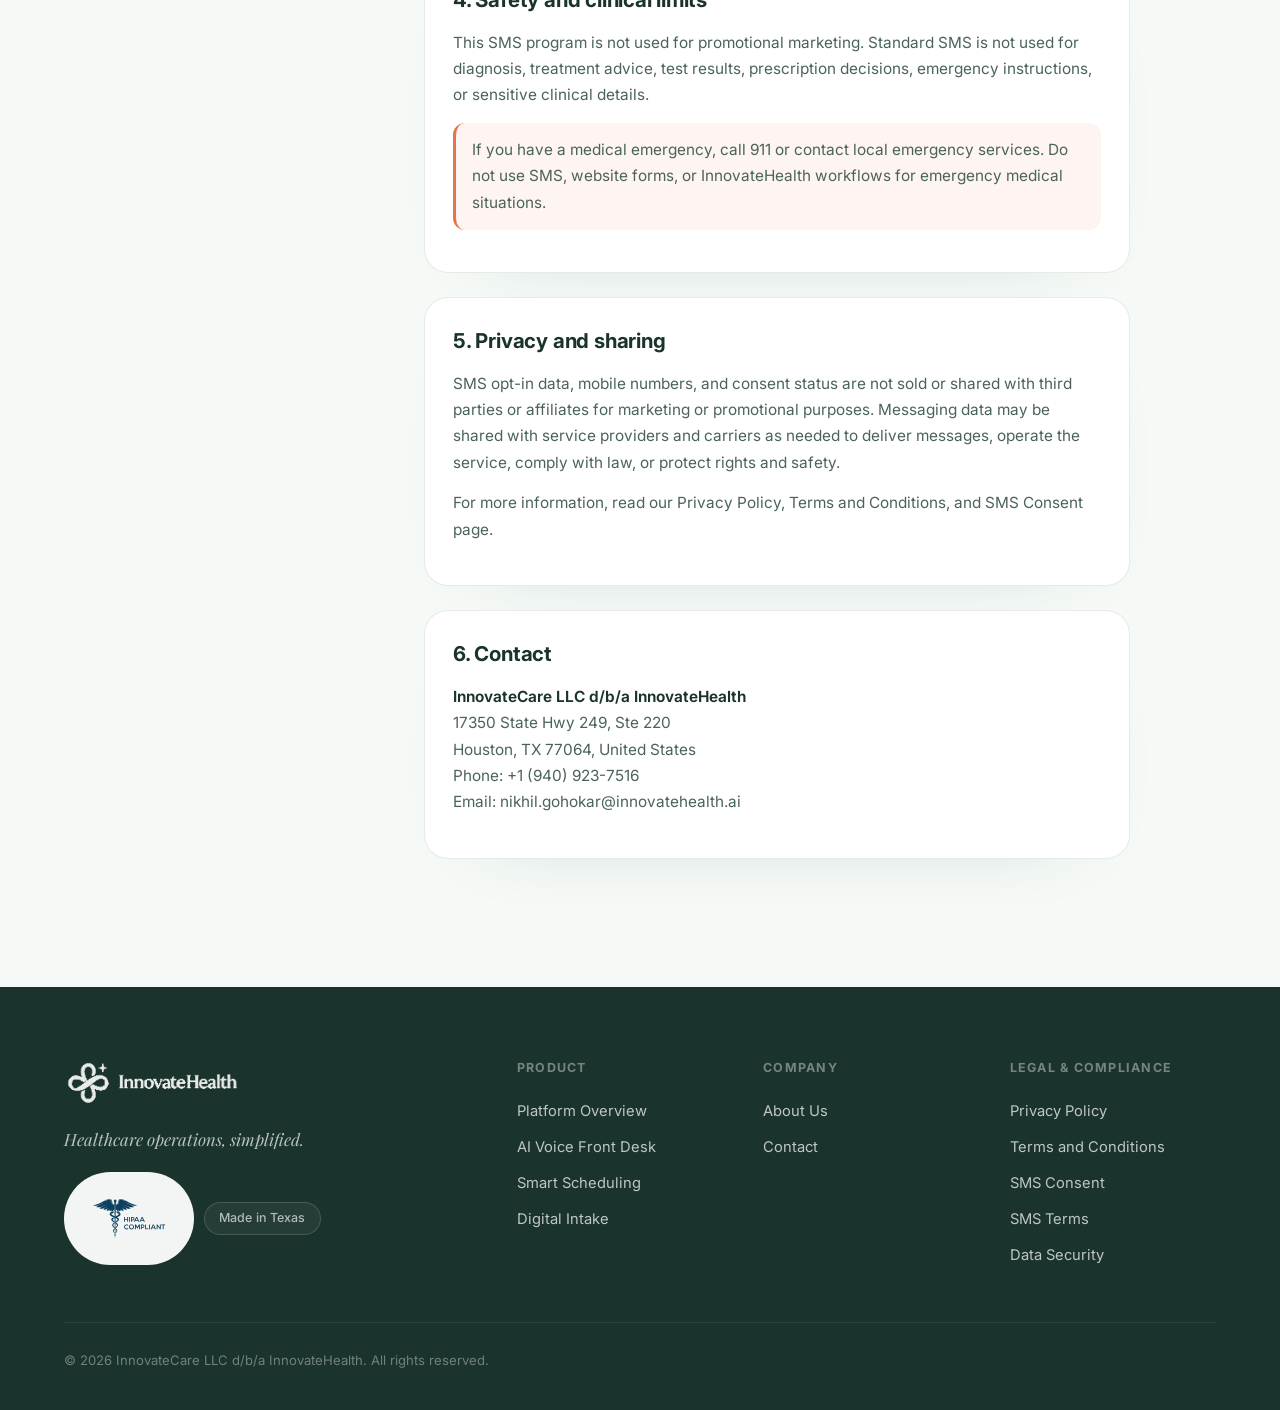
<file: sms-terms.html>
<!DOCTYPE html>
<html lang="en">
<head>
  <meta charset="UTF-8">
  <meta name="viewport" content="width=device-width, initial-scale=1.0">
  <meta name="description" content="SMS terms for InnovateHealth patient appointment communications sent by partner clinics.">
  <title>SMS Terms | InnovateHealth</title>
  <link rel="preconnect" href="https://fonts.googleapis.com">
  <link rel="preconnect" href="https://fonts.gstatic.com" crossorigin>
  <link href="https://fonts.googleapis.com/css2?family=Inter:wght@400;500;600;700;800;900&family=Playfair+Display:ital,wght@0,400;0,700;1,400&display=swap" rel="stylesheet">
  <link rel="stylesheet" href="styles.css?v=18">
  <link rel="icon" type="image/png" sizes="32x32" href="files/logos/favicon-32x32.png">
  <link rel="apple-touch-icon" sizes="180x180" href="files/logos/apple-touch-icon.png">
  <style>
    .legal-page{background:var(--pk-bg-light);color:var(--pk-text-main)}
    .legal-hero{padding:clamp(72px,8vw,118px) 24px 48px;background:var(--pk-bg-light);border-bottom:1px solid var(--pk-divider)}
    .legal-hero-inner{max-width:980px;margin:0 auto}
    .legal-kicker{display:block;margin-bottom:18px;color:var(--pk-accent-coral);font-size:.74rem;font-weight:800;letter-spacing:.14em;text-transform:uppercase}
    .legal-hero h1{font-family:var(--font-serif);font-size:clamp(2.5rem,6vw,5.25rem);line-height:1.02;font-weight:400;color:var(--pk-text-main);margin:0 0 20px;letter-spacing:-.02em}
    .legal-hero p{max-width:760px;color:var(--pk-text-muted);font-size:1.03rem;line-height:1.75;margin:0}
    .legal-meta{display:flex;flex-wrap:wrap;gap:10px 18px;margin-top:28px;color:var(--pk-text-muted);font-size:.88rem}
    .legal-content{padding:54px 24px 104px;background:var(--pk-bg-surface)}
    .legal-shell{max-width:980px;margin:0 auto;display:grid;grid-template-columns:1fr;gap:34px}
    @media(min-width:980px){.legal-shell{grid-template-columns:240px minmax(0,1fr);align-items:start}}
    .legal-toc{position:sticky;top:112px;padding:22px;border:1px solid var(--pk-divider);border-radius:22px;background:rgba(255,255,255,.56)}
    .legal-toc strong{display:block;margin-bottom:12px;font-size:.78rem;letter-spacing:.12em;text-transform:uppercase;color:var(--pk-text-main)}
    .legal-toc a{display:block;padding:8px 0;color:var(--pk-text-muted);font-size:.9rem;line-height:1.35}
    .legal-toc a:hover{color:var(--pk-accent-coral)}
    .legal-body{max-width:720px}
    .legal-card{padding:28px;border:1px solid var(--pk-divider);border-radius:24px;background:#fff;margin-bottom:24px;box-shadow:0 30px 80px -70px rgba(26,51,44,.35)}
    .legal-body h2{font-size:1.28rem;color:var(--pk-dark-green);margin:0 0 14px;letter-spacing:-.01em}
    .legal-body h3{font-size:1rem;color:var(--pk-text-main);margin:24px 0 10px}
    .legal-body p,.legal-body li{color:var(--pk-text-muted);font-size:.96rem;line-height:1.72}
    .legal-body p{margin:0 0 14px}
    .legal-body ul{padding-left:20px;margin:0 0 14px;list-style:disc}
    .legal-body li{margin-bottom:8px}
    .legal-note{border-left:3px solid var(--pk-accent-coral);padding:14px 16px;background:rgba(232,115,74,.08);border-radius:12px;color:var(--pk-text-muted)}
    .legal-contact{font-weight:650;color:var(--pk-dark-green)}
    @media(max-width:760px){.legal-page{overflow-x:hidden}.legal-hero{padding:64px 20px 38px}.legal-hero-inner,.legal-shell,.legal-body,.legal-card,.legal-toc{width:100%;min-width:0;max-width:100%}.legal-hero h1{font-size:2.25rem;line-height:1.08;overflow-wrap:break-word}.legal-hero p,.legal-meta,.legal-body p,.legal-body li{overflow-wrap:break-word}.legal-content{padding:36px 20px 84px}.legal-toc{position:relative;top:auto}.legal-card{padding:22px;border-radius:20px}}
  </style>
</head>
<body>
  <div class="edge-glow" aria-hidden="true"></div>

  <nav class="navbar" id="main-nav">
    <div class="nav-container">
      <a href="index.html" class="nav-logo" aria-label="InnovateHealth Home">
        <img src="files/logos/innovatehealth-logo-dark.png" alt="InnovateHealth" class="nav-logo-image">
      </a>
      <div class="nav-links">
        <a href="platform.html" class="nav-link">Our Platform</a>
        <a href="about.html" class="nav-link">About</a>
        <a href="contact.html" class="nav-link">Contact</a>
      </div>
      <div class="nav-actions">
        <a href="contact.html" class="btn-login">Log in</a>
        <a href="contact.html" class="btn-cta-nav" id="nav-cta">Book a Demo</a>
        <button class="mobile-menu-btn" id="mobile-menu-btn" aria-label="Toggle menu" aria-expanded="false">
          <svg width="24" height="24" viewBox="0 0 24 24" fill="none" stroke="currentColor" stroke-width="2" stroke-linecap="round" stroke-linejoin="round" class="icon-menu"><line x1="3" y1="12" x2="21" y2="12"></line><line x1="3" y1="6" x2="21" y2="6"></line><line x1="3" y1="18" x2="21" y2="18"></line></svg>
          <svg width="24" height="24" viewBox="0 0 24 24" fill="none" stroke="currentColor" stroke-width="2" stroke-linecap="round" stroke-linejoin="round" class="icon-close" style="display: none;"><line x1="18" y1="6" x2="6" y2="18"></line><line x1="6" y1="6" x2="18" y2="18"></line></svg>
        </button>
      </div>
    </div>
    <div class="mobile-menu-drawer" id="mobile-menu-drawer">
      <div class="mobile-nav-links">
        <a href="platform.html" class="mobile-nav-link">Our Platform</a>
        <a href="about.html" class="mobile-nav-link">About</a>
        <a href="contact.html" class="mobile-nav-link">Contact</a>
      </div>
      <div class="mobile-nav-footer">
        <a href="contact.html" class="btn-login mobile-login">Log in</a>
        <a href="contact.html" class="btn-cta-nav mobile-cta">Book a Demo</a>
      </div>
    </div>
  </nav>

  <main id="main-content" class="legal-page">
    <section class="legal-hero" id="sms-terms-overview">
      <div class="legal-hero-inner animate-on-scroll">
        <span class="legal-kicker">SMS Terms</span>
        <h1>InnovateHealth Patient Appointment Communications</h1>
        <p>These SMS terms apply to transactional appointment and clinic operations messages sent by a partner clinic via InnovateHealth.</p>
        <div class="legal-meta">
          <span>Effective date: May 16, 2026</span>
          <span>Last updated: May 16, 2026</span>
        </div>
      </div>
    </section>

    <section class="legal-content">
      <div class="legal-shell">
        <aside class="legal-toc animate-on-scroll" aria-label="SMS terms sections">
          <strong>On this page</strong>
          <a href="#program">Program</a>
          <a href="#message-types">Message types</a>
          <a href="#opt-out-help">Opt-out and help</a>
          <a href="#safety">Safety limits</a>
          <a href="#privacy">Privacy</a>
          <a href="#contact">Contact</a>
        </aside>

        <div class="legal-body">
          <section class="legal-card" id="program">
            <h2>1. Program name and sender</h2>
            <p><strong>Program name:</strong> InnovateHealth Patient Appointment Communications.</p>
            <p><strong>Sender:</strong> Partner clinic via InnovateHealth. A typical message may begin, "Hi [First Name], this is [Clinic Name] via InnovateHealth."</p>
            <p>Consent is not a condition of treatment or purchase.</p>
          </section>

          <section class="legal-card" id="message-types">
            <h2>2. Message types and frequency</h2>
            <p>Messages may include appointment confirmations, appointment reminders, intake form links, reschedule or cancel updates, callback coordination, and related clinic operational support for an existing appointment or requested clinic communication.</p>
            <ul>
              <li>You may receive up to 15 messages per month, depending on clinic workflow, appointment activity, and patient interaction.</li>
              <li>Message and data rates may apply.</li>
              <li>Carriers are not liable for delayed or undelivered messages.</li>
            </ul>
          </section>

          <section class="legal-card" id="opt-out-help">
            <h2>3. Opt-out and help</h2>
            <ul>
              <li>Reply STOP to opt out of text messages.</li>
              <li>Reply HELP for help.</li>
              <li>You may also contact your clinic directly for appointment support.</li>
            </ul>
          </section>

          <section class="legal-card" id="safety">
            <h2>4. Safety and clinical limits</h2>
            <p>This SMS program is not used for promotional marketing. Standard SMS is not used for diagnosis, treatment advice, test results, prescription decisions, emergency instructions, or sensitive clinical details.</p>
            <p class="legal-note">If you have a medical emergency, call 911 or contact local emergency services. Do not use SMS, website forms, or InnovateHealth workflows for emergency medical situations.</p>
          </section>

          <section class="legal-card" id="privacy">
            <h2>5. Privacy and sharing</h2>
            <p>SMS opt-in data, mobile numbers, and consent status are not sold or shared with third parties or affiliates for marketing or promotional purposes. Messaging data may be shared with service providers and carriers as needed to deliver messages, operate the service, comply with law, or protect rights and safety.</p>
            <p>For more information, read our <a href="privacy.html">Privacy Policy</a>, <a href="terms.html">Terms and Conditions</a>, and <a href="sms-consent.html">SMS Consent</a> page.</p>
          </section>

          <section class="legal-card" id="contact">
            <h2>6. Contact</h2>
            <p><span class="legal-contact">InnovateCare LLC d/b/a InnovateHealth</span><br>17350 State Hwy 249, Ste 220<br>Houston, TX 77064, United States<br>Phone: <a href="tel:+19409237516">+1 (940) 923-7516</a><br>Email: <a href="mailto:nikhil.gohokar@innovatehealth.ai">nikhil.gohokar@innovatehealth.ai</a></p>
          </section>
        </div>
      </div>
    </section>
  </main>

  <footer class="footer" id="footer">
    <div class="footer-main">
      <div class="footer-container">
        <div class="footer-grid">
          <div class="footer-brand-col">
            <img src="files/logos/innovatehealth-logo-light.png" alt="InnovateHealth" class="footer-brand-logo">
            <p class="footer-tagline">Healthcare operations, simplified.</p>
            <div class="footer-badges">
              <a href="privacy.html#hipaa-compliance" class="footer-hipaa-badge" aria-label="Read about HIPAA safeguards">
                <img src="files/logos/hipaa-compliant.svg" alt="HIPAA compliance information" class="footer-hipaa-logo">
              </a>
              <span class="footer-badge-pill">Made in Texas</span>
            </div>
          </div>
          <div class="footer-col">
            <h4 class="footer-col-heading">Product</h4>
            <ul class="footer-col-links">
              <li><a href="platform.html">Platform Overview</a></li>
              <li><a href="platform.html#capabilities">AI Voice Front Desk</a></li>
              <li><a href="platform.html#capabilities">Smart Scheduling</a></li>
              <li><a href="platform.html#capabilities">Digital Intake</a></li>
            </ul>
          </div>
          <div class="footer-col">
            <h4 class="footer-col-heading">Company</h4>
            <ul class="footer-col-links">
              <li><a href="about.html">About Us</a></li>
              <li><a href="contact.html">Contact</a></li>
            </ul>
          </div>
          <div class="footer-col">
            <h4 class="footer-col-heading">Legal & Compliance</h4>
            <ul class="footer-col-links">
              <li><a href="privacy.html">Privacy Policy</a></li>
              <li><a href="terms.html">Terms and Conditions</a></li>
              <li><a href="sms-consent.html">SMS Consent</a></li>
              <li><a href="sms-terms.html">SMS Terms</a></li>
              <li><a href="privacy.html#data-security">Data Security</a></li>
            </ul>
          </div>
        </div>
        <div class="footer-divider-line"></div>
        <div class="footer-bottom-bar">
          <p class="footer-copyright">© 2026 InnovateCare LLC d/b/a InnovateHealth. All rights reserved.</p>
        </div>
      </div>
    </div>
  </footer>

  <script src="script.js?v=16"></script>
</body>
</html>
</file>
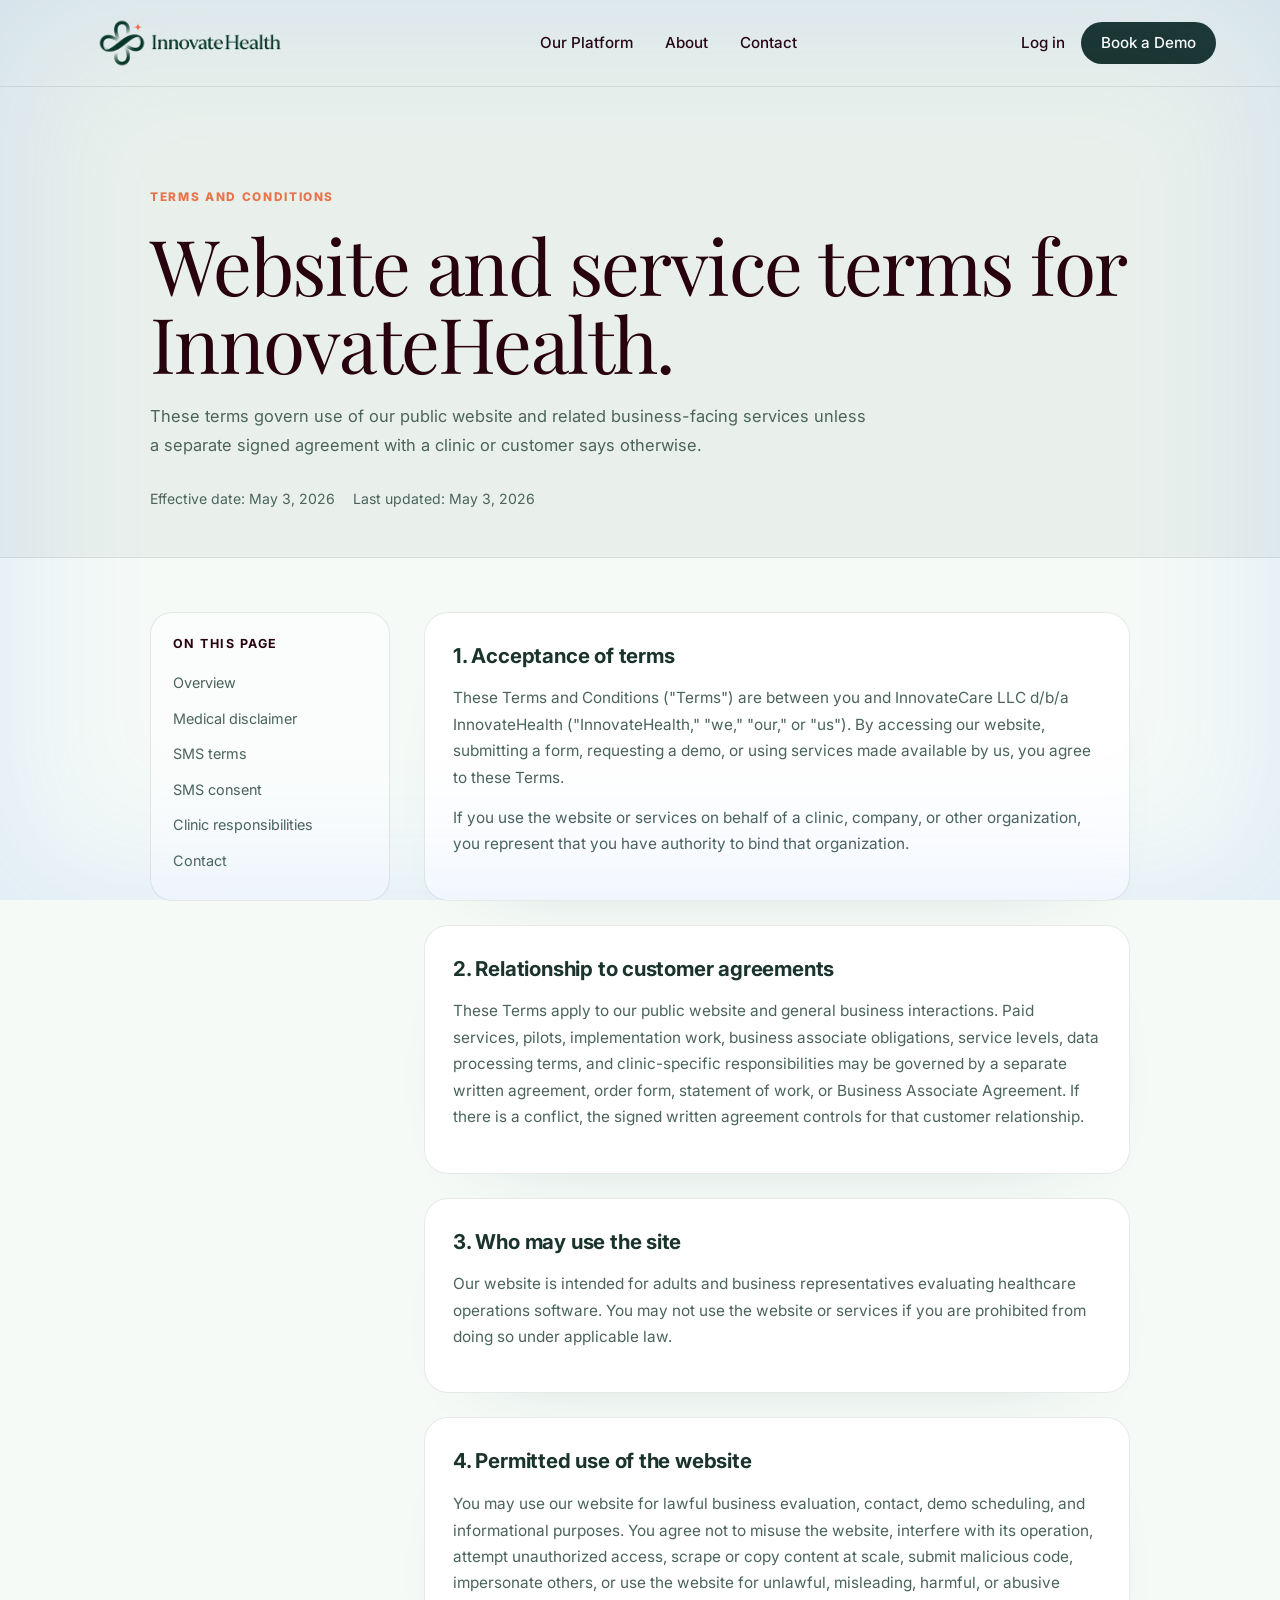
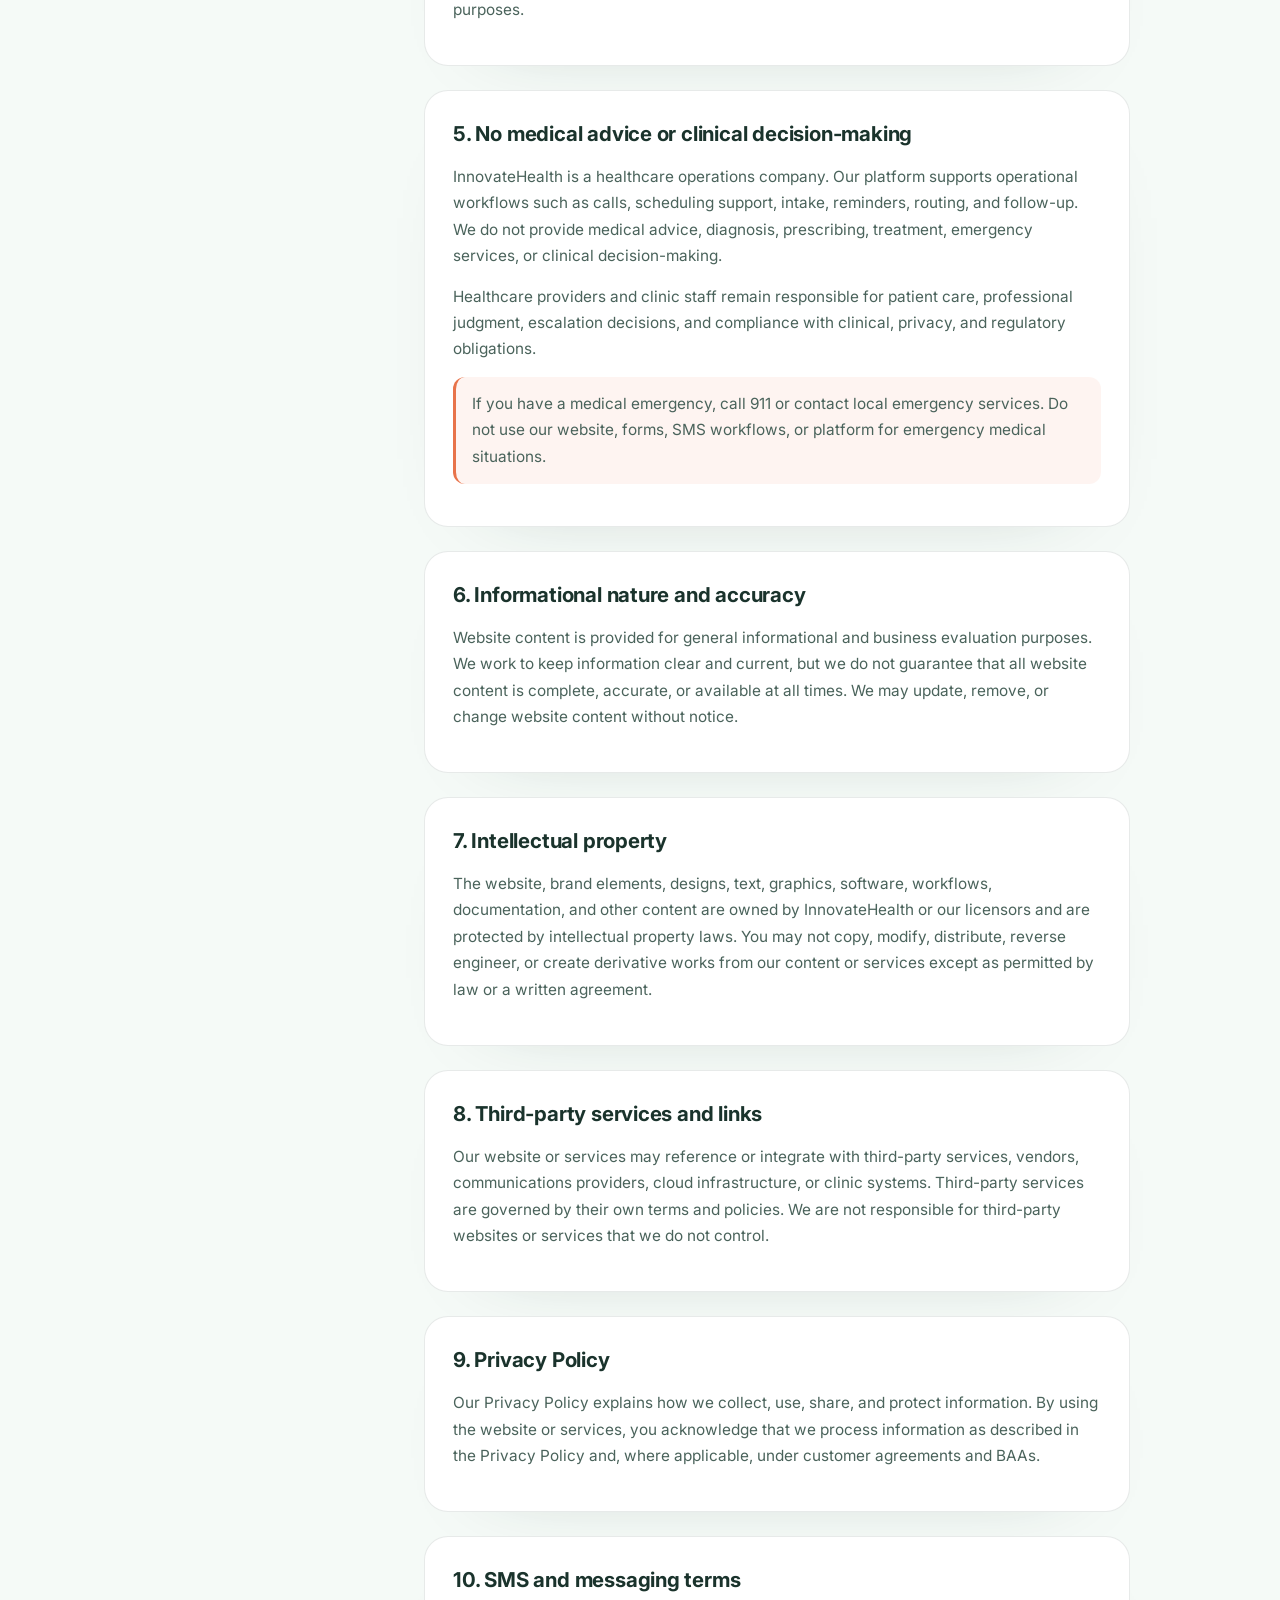
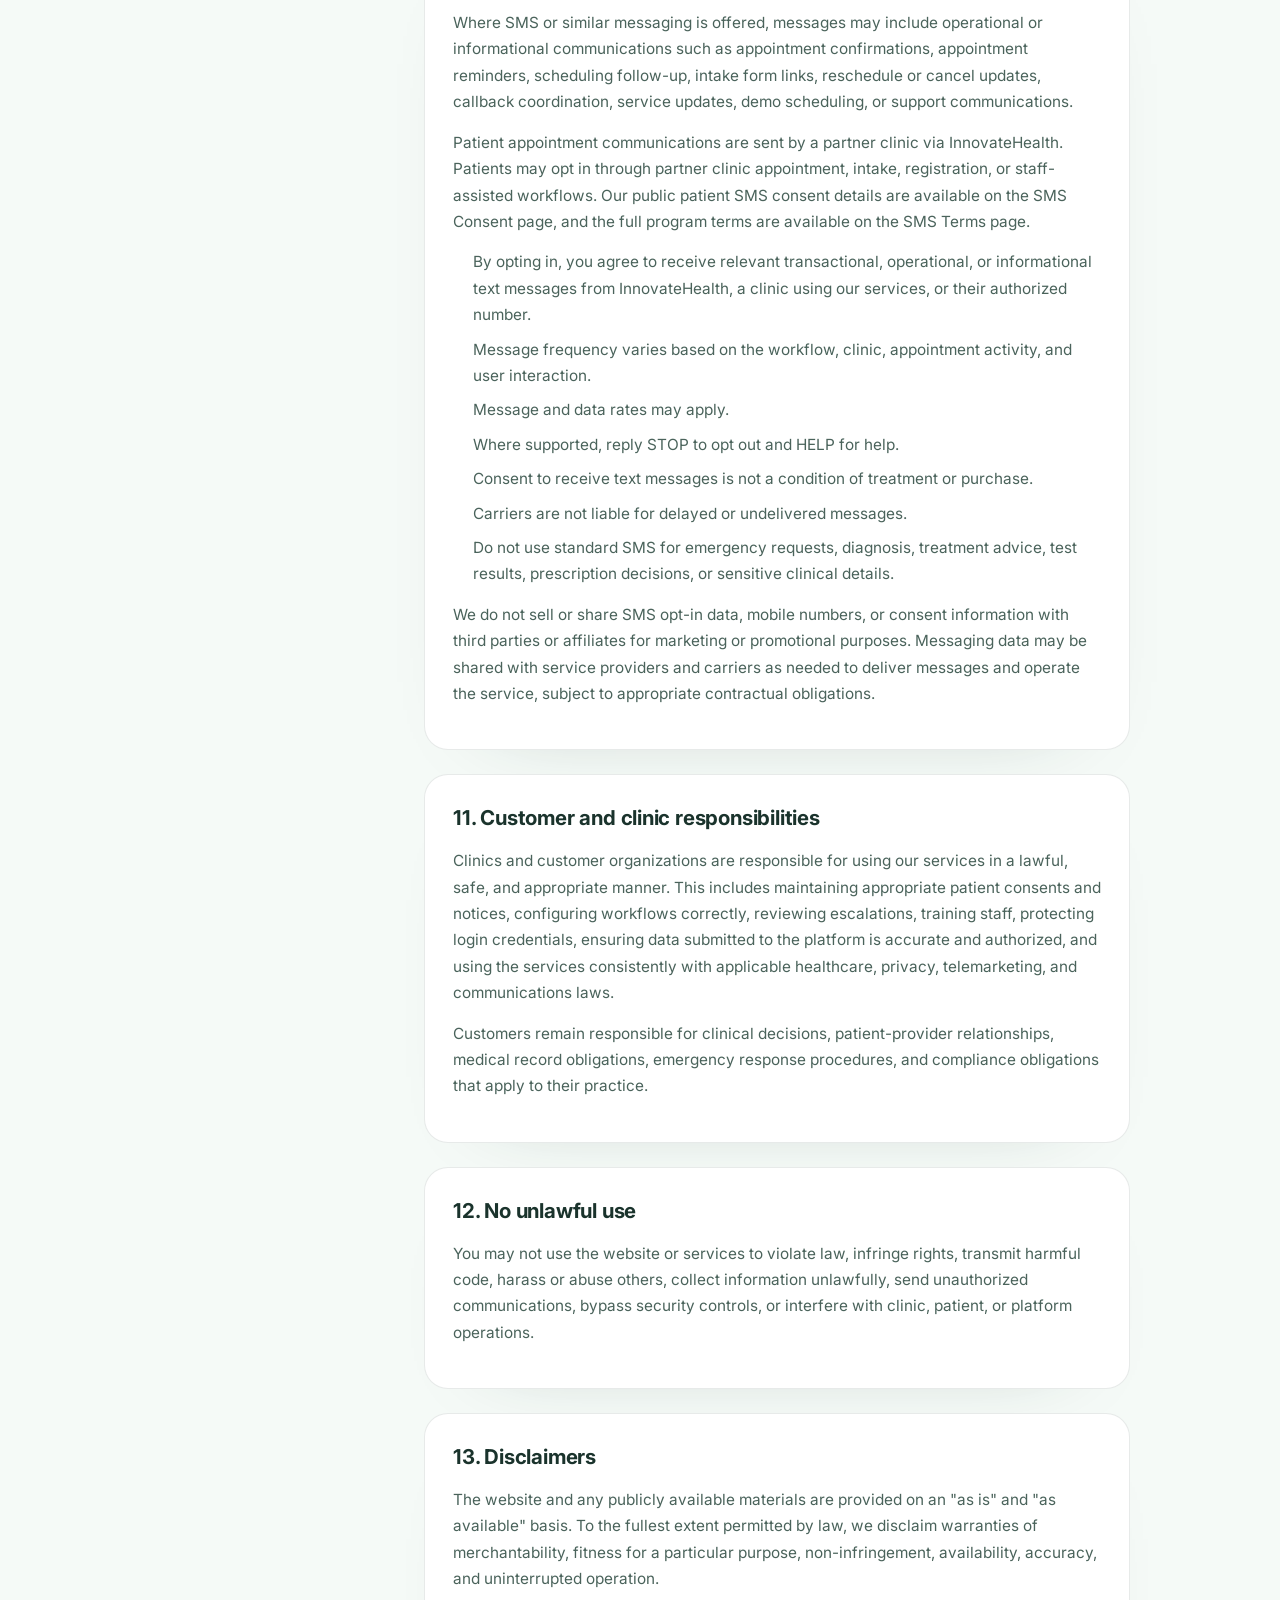
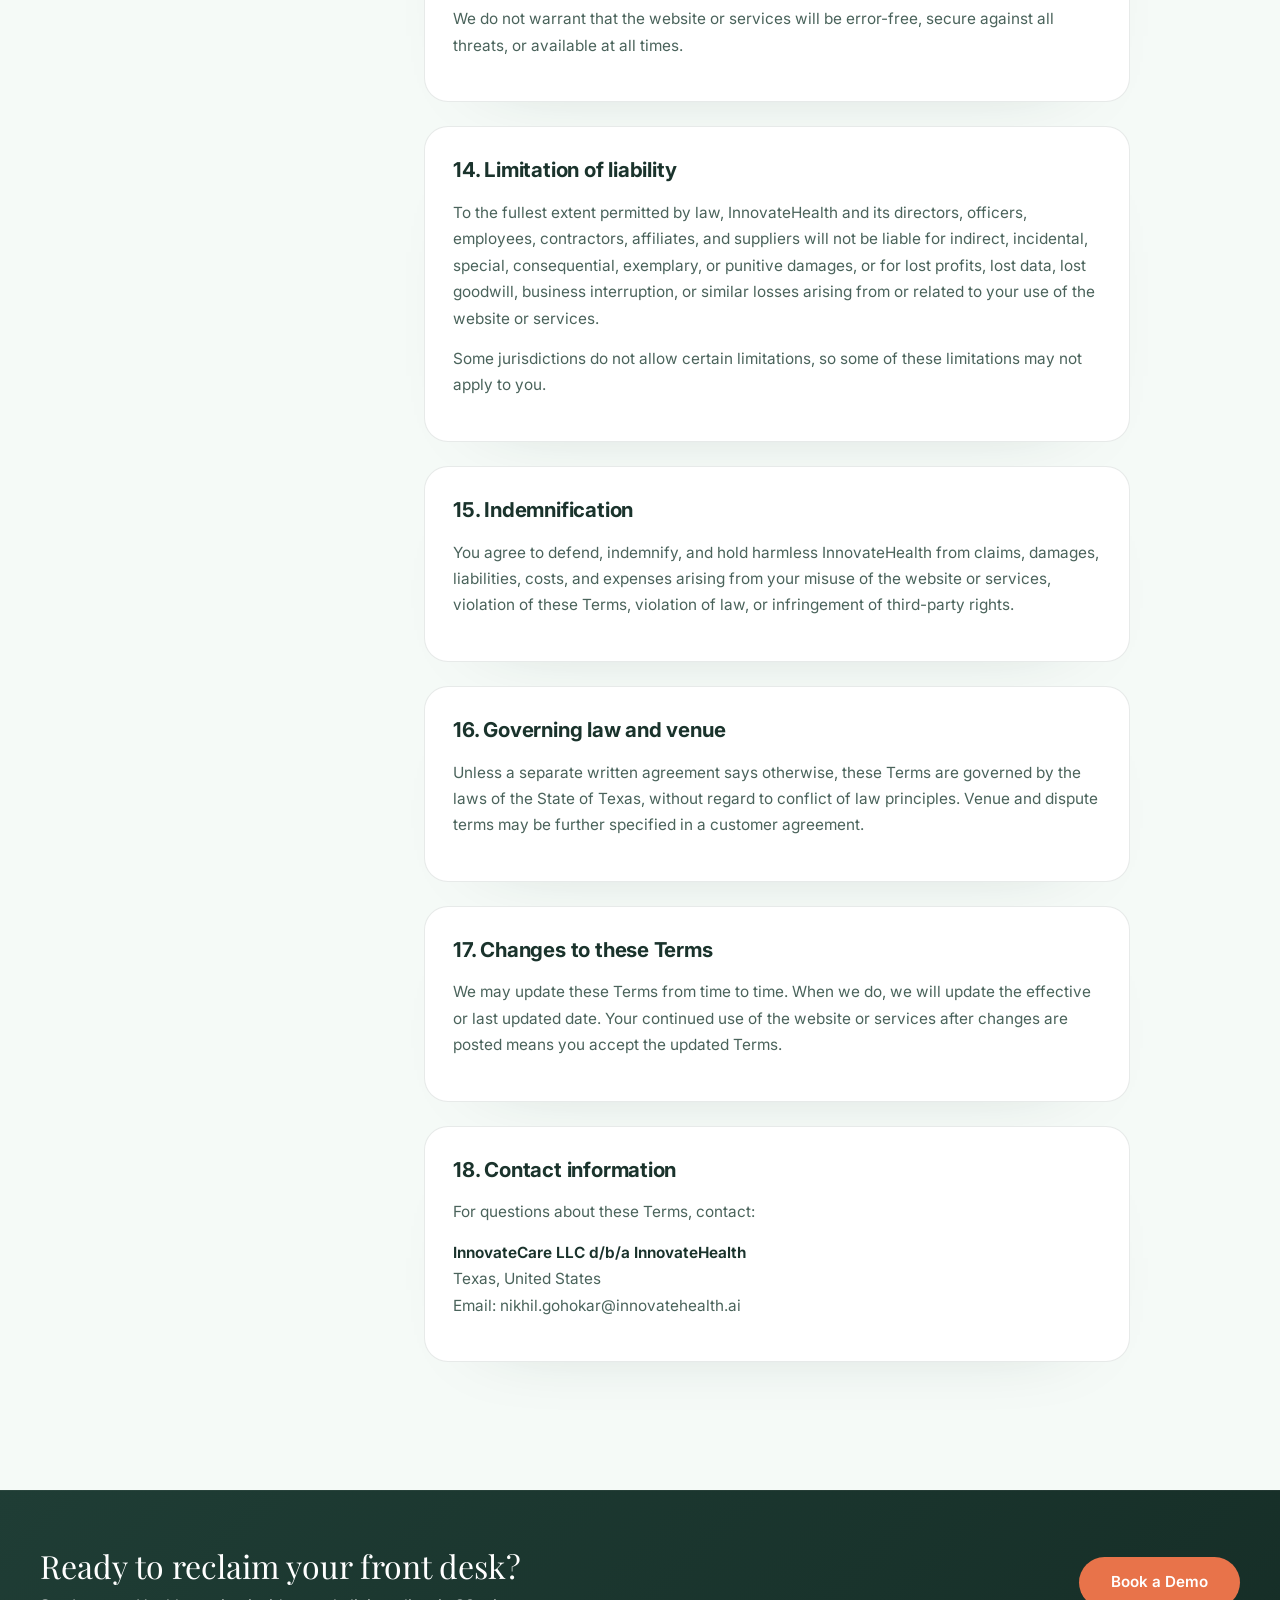
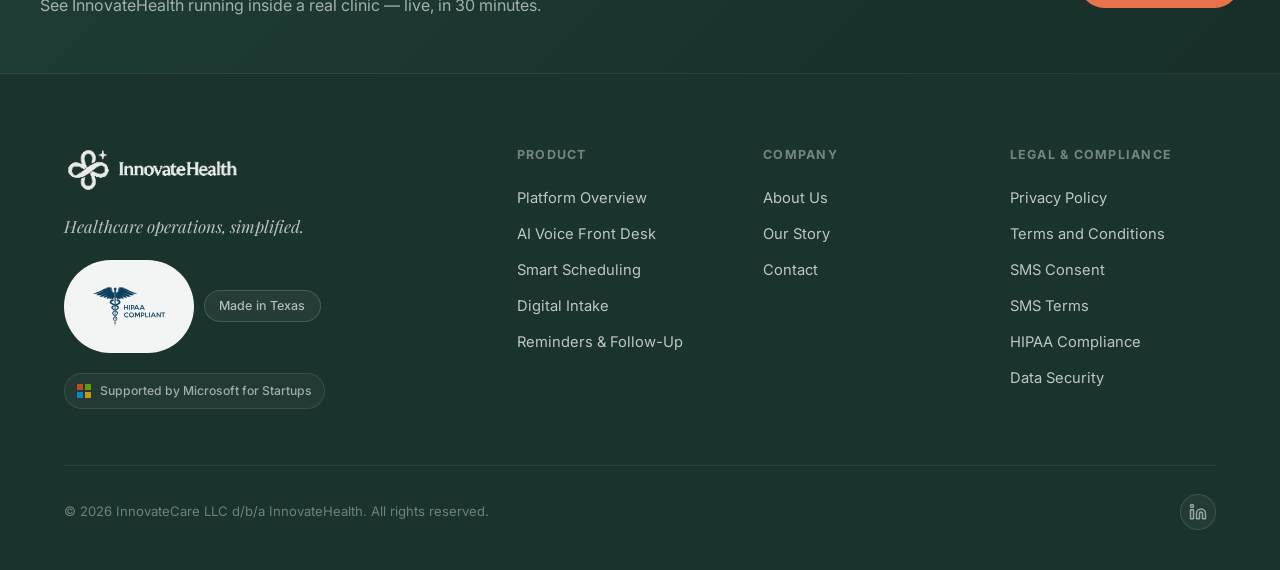
<file: terms.html>
<!DOCTYPE html>
<html lang="en">
<head>
  <meta charset="UTF-8">
  <meta name="viewport" content="width=device-width, initial-scale=1.0">
  <meta name="description" content="Terms and Conditions for InnovateHealth website and healthcare operations services.">
  <title>Terms and Conditions | InnovateHealth</title>
  <link rel="preconnect" href="https://fonts.googleapis.com">
  <link rel="preconnect" href="https://fonts.gstatic.com" crossorigin>
  <link href="https://fonts.googleapis.com/css2?family=Inter:wght@400;500;600;700;800;900&family=Playfair+Display:ital,wght@0,400;0,700;1,400&display=swap" rel="stylesheet">
  <link rel="stylesheet" href="styles.css?v=18">
  <link rel="icon" type="image/png" sizes="32x32" href="files/logos/favicon-32x32.png">
  <link rel="apple-touch-icon" sizes="180x180" href="files/logos/apple-touch-icon.png">
  <style>
    .legal-page{background:var(--pk-bg-light);color:var(--pk-text-main)}
    .legal-hero{padding:clamp(72px,8vw,118px) 24px 48px;background:var(--pk-bg-light);border-bottom:1px solid var(--pk-divider)}
    .legal-hero-inner{max-width:980px;margin:0 auto}
    .legal-kicker{display:block;margin-bottom:18px;color:var(--pk-accent-coral);font-size:.74rem;font-weight:800;letter-spacing:.14em;text-transform:uppercase}
    .legal-hero h1{font-family:var(--font-serif);font-size:clamp(2.5rem,6vw,5.25rem);line-height:1.02;font-weight:400;color:var(--pk-text-main);margin:0 0 20px;letter-spacing:-.02em}
    .legal-hero p{max-width:720px;color:var(--pk-text-muted);font-size:1.03rem;line-height:1.75;margin:0}
    .legal-meta{display:flex;flex-wrap:wrap;gap:10px 18px;margin-top:28px;color:var(--pk-text-muted);font-size:.88rem}
    .legal-content{padding:54px 24px 104px;background:var(--pk-bg-surface)}
    .legal-shell{max-width:980px;margin:0 auto;display:grid;grid-template-columns:1fr;gap:34px}
    @media(min-width:980px){.legal-shell{grid-template-columns:240px minmax(0,1fr);align-items:start}}
    .legal-toc{position:sticky;top:112px;padding:22px;border:1px solid var(--pk-divider);border-radius:22px;background:rgba(255,255,255,.56)}
    .legal-toc strong{display:block;margin-bottom:12px;font-size:.78rem;letter-spacing:.12em;text-transform:uppercase;color:var(--pk-text-main)}
    .legal-toc a{display:block;padding:8px 0;color:var(--pk-text-muted);font-size:.9rem;line-height:1.35}
    .legal-toc a:hover{color:var(--pk-accent-coral)}
    .legal-body{max-width:720px}
    .legal-card{padding:28px;border:1px solid var(--pk-divider);border-radius:24px;background:#fff;margin-bottom:24px;box-shadow:0 30px 80px -70px rgba(26,51,44,.35)}
    .legal-body h2{font-size:1.28rem;color:var(--pk-dark-green);margin:0 0 14px;letter-spacing:-.01em}
    .legal-body h3{font-size:1rem;color:var(--pk-text-main);margin:24px 0 10px}
    .legal-body p,.legal-body li{color:var(--pk-text-muted);font-size:.96rem;line-height:1.72}
    .legal-body p{margin:0 0 14px}
    .legal-body ul{padding-left:20px;margin:0 0 14px}
    .legal-body li{margin-bottom:8px}
    .legal-note{border-left:3px solid var(--pk-accent-coral);padding:14px 16px;background:rgba(232,115,74,.08);border-radius:12px;color:var(--pk-text-muted)}
    .legal-contact{font-weight:650;color:var(--pk-dark-green)}
    @media(max-width:760px){.legal-page{overflow-x:hidden}.legal-hero{padding:64px 20px 38px}.legal-hero-inner,.legal-shell,.legal-body,.legal-card,.legal-toc{width:100%;min-width:0;max-width:100%}.legal-hero h1{font-size:2.25rem;line-height:1.08;overflow-wrap:break-word}.legal-hero p,.legal-meta,.legal-body p,.legal-body li{overflow-wrap:break-word}.legal-content{padding:36px 20px 84px}.legal-toc{position:relative;top:auto}.legal-card{padding:22px;border-radius:20px}}
  </style>
</head>
<body>
  <div class="edge-glow" aria-hidden="true"></div>

  <!-- Navigation -->
  <nav class="navbar" id="main-nav">
    <div class="nav-container">
      <a href="index.html" class="nav-logo" aria-label="InnovateHealth Home">
        <img src="files/logos/innovatehealth-logo-dark.png" alt="InnovateHealth" class="nav-logo-image">
      </a>

      <div class="nav-links">
        <a href="platform.html" class="nav-link">Our Platform</a>
        <a href="about.html" class="nav-link">About</a>
        <a href="contact.html" class="nav-link">Contact</a>
      </div>

      <div class="nav-actions">
        <a href="contact.html" class="btn-login">Log in</a>
        <a href="contact.html" class="btn-cta-nav" id="nav-cta">Book a Demo</a>
        <button class="mobile-menu-btn" id="mobile-menu-btn" aria-label="Toggle menu" aria-expanded="false">
          <svg width="24" height="24" viewBox="0 0 24 24" fill="none" stroke="currentColor" stroke-width="2" stroke-linecap="round" stroke-linejoin="round" class="icon-menu"><line x1="3" y1="12" x2="21" y2="12"></line><line x1="3" y1="6" x2="21" y2="6"></line><line x1="3" y1="18" x2="21" y2="18"></line></svg>
          <svg width="24" height="24" viewBox="0 0 24 24" fill="none" stroke="currentColor" stroke-width="2" stroke-linecap="round" stroke-linejoin="round" class="icon-close" style="display: none;"><line x1="18" y1="6" x2="6" y2="18"></line><line x1="6" y1="6" x2="18" y2="18"></line></svg>
        </button>
      </div>
    </div>

    <div class="mobile-menu-drawer" id="mobile-menu-drawer">
      <div class="mobile-nav-links">
        <a href="platform.html" class="mobile-nav-link">Our Platform</a>
        <a href="about.html" class="mobile-nav-link">About</a>
        <a href="contact.html" class="mobile-nav-link">Contact</a>
      </div>
      <div class="mobile-nav-footer">
        <a href="contact.html" class="btn-login mobile-login">Log in</a>
        <a href="contact.html" class="btn-cta-nav mobile-cta">Book a Demo</a>
      </div>
    </div>
  </nav>

  <main id="main-content" class="legal-page">
    <section class="legal-hero" id="terms-overview">
      <div class="legal-hero-inner animate-on-scroll">
        <span class="legal-kicker">Terms and Conditions</span>
        <h1>Website and service terms for InnovateHealth.</h1>
        <p>These terms govern use of our public website and related business-facing services unless a separate signed agreement with a clinic or customer says otherwise.</p>
        <div class="legal-meta">
          <span>Effective date: May 3, 2026</span>
          <span>Last updated: May 3, 2026</span>
        </div>
      </div>
    </section>

    <section class="legal-content">
      <div class="legal-shell">
        <aside class="legal-toc animate-on-scroll" aria-label="Terms sections">
          <strong>On this page</strong>
          <a href="#terms-overview">Overview</a>
          <a href="#medical-disclaimer">Medical disclaimer</a>
          <a href="#sms-terms">SMS terms</a>
          <a href="sms-consent.html">SMS consent</a>
          <a href="#customer-responsibilities">Clinic responsibilities</a>
          <a href="#terms-contact">Contact</a>
        </aside>

        <div class="legal-body">
          <section class="legal-card">
            <h2>1. Acceptance of terms</h2>
            <p>These Terms and Conditions ("Terms") are between you and InnovateCare LLC d/b/a InnovateHealth ("InnovateHealth," "we," "our," or "us"). By accessing our website, submitting a form, requesting a demo, or using services made available by us, you agree to these Terms.</p>
            <p>If you use the website or services on behalf of a clinic, company, or other organization, you represent that you have authority to bind that organization.</p>
          </section>

          <section class="legal-card">
            <h2>2. Relationship to customer agreements</h2>
            <p>These Terms apply to our public website and general business interactions. Paid services, pilots, implementation work, business associate obligations, service levels, data processing terms, and clinic-specific responsibilities may be governed by a separate written agreement, order form, statement of work, or Business Associate Agreement. If there is a conflict, the signed written agreement controls for that customer relationship.</p>
          </section>

          <section class="legal-card">
            <h2>3. Who may use the site</h2>
            <p>Our website is intended for adults and business representatives evaluating healthcare operations software. You may not use the website or services if you are prohibited from doing so under applicable law.</p>
          </section>

          <section class="legal-card">
            <h2>4. Permitted use of the website</h2>
            <p>You may use our website for lawful business evaluation, contact, demo scheduling, and informational purposes. You agree not to misuse the website, interfere with its operation, attempt unauthorized access, scrape or copy content at scale, submit malicious code, impersonate others, or use the website for unlawful, misleading, harmful, or abusive purposes.</p>
          </section>

          <section class="legal-card" id="medical-disclaimer">
            <h2>5. No medical advice or clinical decision-making</h2>
            <p>InnovateHealth is a healthcare operations company. Our platform supports operational workflows such as calls, scheduling support, intake, reminders, routing, and follow-up. We do not provide medical advice, diagnosis, prescribing, treatment, emergency services, or clinical decision-making.</p>
            <p>Healthcare providers and clinic staff remain responsible for patient care, professional judgment, escalation decisions, and compliance with clinical, privacy, and regulatory obligations.</p>
            <p class="legal-note">If you have a medical emergency, call 911 or contact local emergency services. Do not use our website, forms, SMS workflows, or platform for emergency medical situations.</p>
          </section>

          <section class="legal-card">
            <h2>6. Informational nature and accuracy</h2>
            <p>Website content is provided for general informational and business evaluation purposes. We work to keep information clear and current, but we do not guarantee that all website content is complete, accurate, or available at all times. We may update, remove, or change website content without notice.</p>
          </section>

          <section class="legal-card">
            <h2>7. Intellectual property</h2>
            <p>The website, brand elements, designs, text, graphics, software, workflows, documentation, and other content are owned by InnovateHealth or our licensors and are protected by intellectual property laws. You may not copy, modify, distribute, reverse engineer, or create derivative works from our content or services except as permitted by law or a written agreement.</p>
          </section>

          <section class="legal-card">
            <h2>8. Third-party services and links</h2>
            <p>Our website or services may reference or integrate with third-party services, vendors, communications providers, cloud infrastructure, or clinic systems. Third-party services are governed by their own terms and policies. We are not responsible for third-party websites or services that we do not control.</p>
          </section>

          <section class="legal-card">
            <h2>9. Privacy Policy</h2>
            <p>Our <a href="privacy.html">Privacy Policy</a> explains how we collect, use, share, and protect information. By using the website or services, you acknowledge that we process information as described in the Privacy Policy and, where applicable, under customer agreements and BAAs.</p>
          </section>

          <section class="legal-card" id="sms-terms">
            <h2>10. SMS and messaging terms</h2>
            <p>Where SMS or similar messaging is offered, messages may include operational or informational communications such as appointment confirmations, appointment reminders, scheduling follow-up, intake form links, reschedule or cancel updates, callback coordination, service updates, demo scheduling, or support communications.</p>
            <p>Patient appointment communications are sent by a partner clinic via InnovateHealth. Patients may opt in through partner clinic appointment, intake, registration, or staff-assisted workflows. Our public patient SMS consent details are available on the <a href="sms-consent.html">SMS Consent</a> page, and the full program terms are available on the <a href="sms-terms.html">SMS Terms</a> page.</p>
            <ul>
              <li>By opting in, you agree to receive relevant transactional, operational, or informational text messages from InnovateHealth, a clinic using our services, or their authorized number.</li>
              <li>Message frequency varies based on the workflow, clinic, appointment activity, and user interaction.</li>
              <li>Message and data rates may apply.</li>
              <li>Where supported, reply STOP to opt out and HELP for help.</li>
              <li>Consent to receive text messages is not a condition of treatment or purchase.</li>
              <li>Carriers are not liable for delayed or undelivered messages.</li>
              <li>Do not use standard SMS for emergency requests, diagnosis, treatment advice, test results, prescription decisions, or sensitive clinical details.</li>
            </ul>
            <p>We do not sell or share SMS opt-in data, mobile numbers, or consent information with third parties or affiliates for marketing or promotional purposes. Messaging data may be shared with service providers and carriers as needed to deliver messages and operate the service, subject to appropriate contractual obligations.</p>
          </section>

          <section class="legal-card" id="customer-responsibilities">
            <h2>11. Customer and clinic responsibilities</h2>
            <p>Clinics and customer organizations are responsible for using our services in a lawful, safe, and appropriate manner. This includes maintaining appropriate patient consents and notices, configuring workflows correctly, reviewing escalations, training staff, protecting login credentials, ensuring data submitted to the platform is accurate and authorized, and using the services consistently with applicable healthcare, privacy, telemarketing, and communications laws.</p>
            <p>Customers remain responsible for clinical decisions, patient-provider relationships, medical record obligations, emergency response procedures, and compliance obligations that apply to their practice.</p>
          </section>

          <section class="legal-card">
            <h2>12. No unlawful use</h2>
            <p>You may not use the website or services to violate law, infringe rights, transmit harmful code, harass or abuse others, collect information unlawfully, send unauthorized communications, bypass security controls, or interfere with clinic, patient, or platform operations.</p>
          </section>

          <section class="legal-card">
            <h2>13. Disclaimers</h2>
            <p>The website and any publicly available materials are provided on an "as is" and "as available" basis. To the fullest extent permitted by law, we disclaim warranties of merchantability, fitness for a particular purpose, non-infringement, availability, accuracy, and uninterrupted operation.</p>
            <p>We do not warrant that the website or services will be error-free, secure against all threats, or available at all times.</p>
          </section>

          <section class="legal-card">
            <h2>14. Limitation of liability</h2>
            <p>To the fullest extent permitted by law, InnovateHealth and its directors, officers, employees, contractors, affiliates, and suppliers will not be liable for indirect, incidental, special, consequential, exemplary, or punitive damages, or for lost profits, lost data, lost goodwill, business interruption, or similar losses arising from or related to your use of the website or services.</p>
            <p>Some jurisdictions do not allow certain limitations, so some of these limitations may not apply to you.</p>
          </section>

          <section class="legal-card">
            <h2>15. Indemnification</h2>
            <p>You agree to defend, indemnify, and hold harmless InnovateHealth from claims, damages, liabilities, costs, and expenses arising from your misuse of the website or services, violation of these Terms, violation of law, or infringement of third-party rights.</p>
          </section>

          <section class="legal-card">
            <h2>16. Governing law and venue</h2>
            <p>Unless a separate written agreement says otherwise, these Terms are governed by the laws of the State of Texas, without regard to conflict of law principles. Venue and dispute terms may be further specified in a customer agreement.</p>
          </section>

          <section class="legal-card">
            <h2>17. Changes to these Terms</h2>
            <p>We may update these Terms from time to time. When we do, we will update the effective or last updated date. Your continued use of the website or services after changes are posted means you accept the updated Terms.</p>
          </section>

          <section class="legal-card" id="terms-contact">
            <h2>18. Contact information</h2>
            <p>For questions about these Terms, contact:</p>
            <p><span class="legal-contact">InnovateCare LLC d/b/a InnovateHealth</span><br>Texas, United States<br>Email: <a href="mailto:nikhil.gohokar@innovatehealth.ai">nikhil.gohokar@innovatehealth.ai</a></p>
          </section>
        </div>
      </div>
    </section>
  </main>

  <!-- Footer -->
  <footer class="footer" id="footer">
    <!-- Footer CTA Band -->
    <div class="footer-cta-band">
      <div class="footer-cta-inner">
        <div class="footer-cta-text">
          <h2 class="footer-cta-headline">Ready to reclaim your front desk?</h2>
          <p class="footer-cta-sub">See InnovateHealth running inside a real clinic — live, in 30 minutes.</p>
        </div>
        <a href="contact.html" class="footer-cta-btn">Book a Demo</a>
      </div>
    </div>

    <!-- Footer Main -->
    <div class="footer-main">
      <div class="footer-container">

        <!-- Top Row: Brand + Columns -->
        <div class="footer-grid">

          <!-- Brand Column -->
          <div class="footer-brand-col">
            <img src="files/logos/innovatehealth-logo-light.png" alt="InnovateHealth" class="footer-brand-logo">
            <p class="footer-tagline">Healthcare operations, simplified.</p>
            <div class="footer-badges">
              <a href="privacy.html#hipaa-compliance" class="footer-hipaa-badge" aria-label="Read about HIPAA safeguards">
                <img src="files/logos/hipaa-compliant.svg" alt="HIPAA compliance information" class="footer-hipaa-logo">
              </a>
              <span class="footer-badge-pill">Made in Texas</span>
            </div>
            <div class="footer-partner-badge" aria-label="Supported by Microsoft for Startups">
              <span class="footer-microsoft-mark" aria-hidden="true"><i></i><i></i><i></i><i></i></span>
              <span>Supported by Microsoft for Startups</span>
            </div>
          </div>

          <!-- Product Column -->
          <div class="footer-col">
            <h4 class="footer-col-heading">Product</h4>
            <ul class="footer-col-links">
              <li><a href="platform.html">Platform Overview</a></li>
              <li><a href="platform.html#capabilities">AI Voice Front Desk</a></li>
              <li><a href="platform.html#capabilities">Smart Scheduling</a></li>
              <li><a href="platform.html#capabilities">Digital Intake</a></li>
              <li><a href="platform.html#capabilities">Reminders & Follow-Up</a></li>
            </ul>
          </div>

          <!-- Company Column -->
          <div class="footer-col">
            <h4 class="footer-col-heading">Company</h4>
            <ul class="footer-col-links">
              <li><a href="about.html">About Us</a></li>
              <li><a href="about.html#founder">Our Story</a></li>
              <li><a href="contact.html">Contact</a></li>
            </ul>
          </div>

          <!-- Legal Column -->
          <div class="footer-col">
            <h4 class="footer-col-heading">Legal & Compliance</h4>
            <ul class="footer-col-links">
              <li><a href="privacy.html">Privacy Policy</a></li>
              <li><a href="terms.html">Terms and Conditions</a></li>
              <li><a href="sms-consent.html">SMS Consent</a></li>
              <li><a href="sms-terms.html">SMS Terms</a></li>
              <li><a href="privacy.html#hipaa-compliance">HIPAA Compliance</a></li>
              <li><a href="privacy.html#data-security">Data Security</a></li>
            </ul>
          </div>

        </div>

        <!-- Divider -->
        <div class="footer-divider-line"></div>

        <!-- Bottom Bar -->
        <div class="footer-bottom-bar">
          <p class="footer-copyright">© 2026 InnovateCare LLC d/b/a InnovateHealth. All rights reserved.</p>
          <div class="footer-social-row">
            <a href="https://www.linkedin.com/company/innovate-health-ai/" class="footer-social-link" aria-label="LinkedIn" target="_blank" rel="noreferrer">
              <svg width="18" height="18" viewBox="0 0 24 24" fill="none" stroke="currentColor" stroke-width="2" stroke-linecap="round" stroke-linejoin="round"><path d="M16 8a6 6 0 0 1 6 6v7h-4v-7a2 2 0 0 0-2-2 2 2 0 0 0-2 2v7h-4v-7a6 6 0 0 1 6-6z"/><rect x="2" y="9" width="4" height="12"/><circle cx="4" cy="4" r="2"/></svg>
            </a>
          </div>
        </div>

      </div>
    </div>
  </footer>

  <script src="script.js?v=16"></script>
</body>
</html>
</file>
<file: styles.css>
@import url('https://fonts.googleapis.com/css2?family=Inter:wght@400;500;600;700;800&family=Playfair+Display:ital,wght@0,400;0,700;0,800;1,400;1,700&display=swap');

:root {
  /* Parakeet Health Color Palette */
  --pk-bg-light: #E9F0EC;
  --pk-bg-surface: #F5FAF7;
  --pk-dark-green: #1A332C;
  --pk-dark-green-hover: #23453C;
  --pk-sage-green: #C5D5CE;
  --pk-sage-light: #DCEBE4;
  --pk-accent-coral: #E8734A; /* Vibrant coral orange */
  --pk-accent-coral-glow: rgba(232, 115, 74, 0.2);
  --pk-blue-glow: rgba(66, 133, 244, 0.15);
  --pk-text-main: #28030F; /* Matched from Heidi inspector */
  --pk-text-muted: #4A635B;
  --pk-white: #FFFFFF;
  --pk-divider: rgba(26, 51, 44, 0.1);

  /* Typography */
  --font-sans: 'Inter', -apple-system, BlinkMacSystemFont, "Segoe UI", Roboto, Helvetica, Arial, sans-serif;
  --font-serif: 'Playfair Display', Georgia, serif;

  /* Spacing */
  --section-padding: 100px;
  --container-width: 1200px;

  /* Radii */
  --radius-sm: 8px;
  --radius-md: 16px;
  --radius-lg: 24px;
  --radius-xl: 32px;
  --radius-pill: 999px;

  /* Shadows & Effects */
  --shadow-sm: 0 4px 6px -1px rgba(26, 51, 44, 0.05), 0 2px 4px -1px rgba(26, 51, 44, 0.03);
  --shadow-md: 0 10px 15px -3px rgba(26, 51, 44, 0.05), 0 4px 6px -2px rgba(26, 51, 44, 0.03);
  --shadow-lg: 0 20px 25px -5px rgba(26, 51, 44, 0.05), 0 10px 10px -5px rgba(26, 51, 44, 0.02);
  --glass-bg: rgba(255, 255, 255, 0.6);
  --glass-border: rgba(255, 255, 255, 0.8);
}

* {
  margin: 0;
  padding: 0;
  box-sizing: border-box;
}

body {
  font-family: var(--font-sans);
  color: var(--pk-text-main);
  background-color: var(--pk-bg-light);
  line-height: 1.5;
  overflow-x: hidden;
  position: relative;
  -webkit-font-smoothing: antialiased;
}

/* Base Styles */
a {
  text-decoration: none;
  color: inherit;
  transition: all 0.2s ease;
}

ul {
  list-style: none;
}

.container {
  max-width: var(--container-width);
  margin: 0 auto;
  padding: 0 24px;
}

/* Animations */
@keyframes slideUpFade {
  0% { opacity: 0; transform: translateY(30px); }
  100% { opacity: 1; transform: translateY(0); }
}

@keyframes float {
  0% { transform: translateY(0px); }
  50% { transform: translateY(-10px); }
  100% { transform: translateY(0px); }
}

@keyframes pulse-ring {
  0% { transform: scale(0.8); opacity: 0.5; }
  100% { transform: scale(1.5); opacity: 0; }
}

@keyframes wave-bounce {
  0%, 100% { transform: scaleY(0.5); }
  50% { transform: scaleY(1); }
}

.animate-on-scroll {
  opacity: 0;
  transform: translateY(30px);
  transition: opacity 0.8s cubic-bezier(0.16, 1, 0.3, 1), transform 0.8s cubic-bezier(0.16, 1, 0.3, 1);
}

.animate-on-scroll.visible {
  opacity: 1;
  transform: translateY(0);
}

.delay-100 { transition-delay: 100ms; }
.delay-200 { transition-delay: 200ms; }
.delay-300 { transition-delay: 300ms; }

.float-animation {
  animation: float 6s ease-in-out infinite;
}

/* Edge Glow Vignette (Parakeet-style distinct blue-ish glow on edges) */
.edge-glow {
  position: fixed;
  top: 0; left: 0; right: 0; bottom: 0;
  pointer-events: none;
  z-index: 100;
  box-shadow: inset 0 0 150px var(--pk-blue-glow);
}

/* Typography styles */
.accent-text {
  color: var(--pk-accent-coral);
  font-family: var(--font-serif);
  font-style: italic;
  font-weight: 400;
}

/* Buttons */
.btn-primary {
  display: inline-flex;
  align-items: center;
  justify-content: center;
  background-color: var(--pk-dark-green);
  color: var(--pk-white);
  padding: 12px 24px;
  border-radius: var(--radius-pill);
  font-weight: 500;
  font-size: 1rem;
  transition: background-color 0.2s, transform 0.2s;
  cursor: pointer;
  border: none;
}

.btn-primary:hover {
  background-color: var(--pk-dark-green-hover);
  transform: translateY(-2px);
}

.btn-outline {
  display: inline-flex;
  align-items: center;
  justify-content: center;
  background-color: transparent;
  color: var(--pk-dark-green);
  padding: 12px 24px;
  border-radius: var(--radius-pill);
  font-weight: 500;
  font-size: 1rem;
  border: 1.5px solid var(--pk-dark-green);
  transition: all 0.2s;
}

.btn-outline:hover {
  background-color: rgba(26, 51, 44, 0.05);
}

/* Announcement Bar */
.announcement-bar {
  background-color: var(--pk-dark-green);
  color: var(--pk-white);
  text-align: center;
  padding: 8px 16px;
  font-size: 0.875rem;
  position: relative;
  z-index: 50;
}

.announcement-link {
  display: inline-flex;
  align-items: center;
  gap: 8px;
}

.announcement-link:hover {
  opacity: 0.9;
}

@media (max-width: 640px) {
  .announcement-bar {
    padding: 7px 12px;
    font-size: 0.78rem;
    line-height: 1.35;
  }

  .announcement-link {
    display: block;
    max-width: 320px;
    margin: 0 auto;
    white-space: normal;
    overflow-wrap: anywhere;
  }

  .announcement-link svg {
    display: none;
  }
}

/* Navbar */
.navbar {
  position: sticky;
  top: 0;
  z-index: 40;
  background-color: rgba(233, 240, 236, 0.9);
  backdrop-filter: blur(12px);
  -webkit-backdrop-filter: blur(12px);
  border-bottom: 1px solid var(--pk-divider);
  padding: 16px 0;
}

.nav-container {
  max-width: var(--container-width);
  margin: 0 auto;
  padding: 0 24px;
  display: flex;
  align-items: center;
  justify-content: space-between;
}

.nav-logo {
  display: flex;
  align-items: center;
  gap: 12px;
}

.nav-logo-image {
  display: block;
  width: 252px;
  height: 54px;
  object-fit: contain;
  object-position: center;
}

.logo-text {
  font-weight: 600;
  font-size: 1.25rem;
  letter-spacing: -0.02em;
}

.nav-links {
  display: none;
}

@media (min-width: 992px) {
  .nav-links {
    display: flex;
    align-items: center;
    gap: 32px;
  }
}

.nav-link {
  background: none;
  border: none;
  font-family: inherit;
  font-size: 0.95rem;
  font-weight: 500;
  color: var(--pk-text-main);
  cursor: pointer;
  display: flex;
  align-items: center;
  gap: 4px;
}

.nav-link:hover {
  color: var(--pk-accent-coral);
}

.nav-actions {
  display: flex;
  align-items: center;
  gap: 16px;
}

.btn-login {
  font-weight: 500;
  font-size: 0.95rem;
  display: none;
}

@media (min-width: 768px) {
  .btn-login {
    display: block;
  }
}

.btn-cta-nav {
  background-color: var(--pk-dark-green);
  color: var(--pk-white);
  padding: 10px 20px;
  border-radius: var(--radius-pill);
  font-weight: 500;
  font-size: 0.95rem;
}

.btn-cta-nav:hover {
  background-color: var(--pk-dark-green-hover);
}

@media (max-width: 767px) {
  .navbar {
    padding: 14px 0;
  }

  .nav-container {
    padding: 0 18px;
  }

  .nav-logo-image {
    width: 210px;
    height: 48px;
  }

  .nav-actions {
    gap: 8px;
  }

  .nav-actions > .btn-cta-nav {
    display: none;
  }
}

@media (max-width: 420px) {
  .nav-container {
    padding: 0 14px;
  }

  .nav-logo-image {
    width: 196px;
    height: 46px;
  }
}

/* Mobile Menu */
.mobile-menu-btn {
  display: flex;
  align-items: center;
  justify-content: center;
  background: none;
  border: none;
  color: var(--pk-text-main);
  cursor: pointer;
  padding: 8px;
  z-index: 50;
}

@media (min-width: 992px) {
  .mobile-menu-btn {
    display: none;
  }
}

.mobile-menu-drawer {
  position: fixed;
  top: 0;
  left: 0;
  width: 100%;
  height: 100vh;
  background-color: var(--pk-bg-surface);
  z-index: 45;
  display: flex;
  flex-direction: column;
  padding: 100px 24px 40px;
  transform: translateX(100%);
  transition: transform 0.4s cubic-bezier(0.16, 1, 0.3, 1);
  overflow-y: auto;
}

.mobile-menu-drawer.open {
  transform: translateX(0);
}

@media (min-width: 992px) {
  .mobile-menu-drawer,
  .mobile-menu-drawer.open {
    display: none;
    transform: translateX(100%);
  }
}

.mobile-nav-links {
  display: flex;
  flex-direction: column;
  gap: 24px;
  margin-bottom: 40px;
}

.mobile-nav-link {
  font-size: 1.5rem;
  font-weight: 500;
  color: var(--pk-text-main);
}

.mobile-nav-footer {
  margin-top: auto;
  display: flex;
  flex-direction: column;
  gap: 16px;
}

.mobile-login {
  display: block;
  text-align: center;
  padding: 14px;
  border: 1px solid var(--pk-divider);
  border-radius: var(--radius-pill);
  font-weight: 500;
}

.mobile-cta {
  display: block;
  text-align: center;
  padding: 14px;
  background-color: var(--pk-dark-green);
  color: var(--pk-white);
  border-radius: var(--radius-pill);
  font-weight: 500;
}

/* Hero Section */
.hero {
  padding: 60px 24px 60px;
  background-color: var(--pk-bg-light);
  position: relative;
  overflow: hidden;
}

.hero-container {
  max-width: 1400px;
  margin: 0 auto;
  display: flex;
  flex-direction: column;
  align-items: center;
  gap: 60px;
}

@media (min-width: 1024px) {
  .hero-container {
    flex-direction: row;
    justify-content: space-between;
    align-items: center;
    gap: 40px;
  }
}

.hero-content {
  text-align: center;
  max-width: 800px;
  flex-shrink: 0;
}

@media (min-width: 1024px) {
  .hero-content {
    text-align: left;
    max-width: 540px;
    margin-bottom: 0;
  }
}

.hero-title {
  font-family: var(--font-serif);
  font-size: clamp(2.5rem, 4vw, 3rem); /* 3rem = 48px exactly on desktop */
  font-weight: 400; /* Matched from inspector */
  line-height: 1.1;
  letter-spacing: -0.01em;
  margin-bottom: 6px;
  color: var(--pk-text-main);
}

.hero-title em {
  font-style: italic;
  font-weight: 400;
  color: var(--pk-text-main);
}

/* Rotating Hero Line — same scale as the title */
.hero-rotating-line {
  margin-top: 4px;
  margin-bottom: 28px;
}

.rotating-text {
  display: inline-block;
  font-family: var(--font-serif);
  font-size: clamp(2.5rem, 4vw, 3rem); /* Match the 48px scale */
  font-style: italic;
  font-weight: 400;
  color: var(--pk-accent-coral);
  line-height: 1.05;
  letter-spacing: -0.01em;
  will-change: transform, opacity;
  transition: opacity 0.4s cubic-bezier(0.16, 1, 0.3, 1),
              transform 0.4s cubic-bezier(0.16, 1, 0.3, 1);
}

.rotating-text.exit {
  opacity: 0;
  transform: translateY(-8px);
}

.rotating-text.enter {
  opacity: 0;
  transform: translateY(8px);
}

.rotating-progress {
  width: 48px;
  height: 3px;
  background: rgba(232, 115, 74, 0.12);
  border-radius: 2px;
  margin-top: 12px;
  overflow: hidden;
}

.rotating-progress-bar {
  height: 100%;
  width: 0%;
  background: var(--pk-accent-coral);
  border-radius: 2px;
  transition: none;
}

.rotating-progress-bar.animate {
  width: 100%;
  transition: width 3.2s linear;
}



.hero-actions {
  display: flex;
  gap: 16px;
  justify-content: center;
  flex-wrap: wrap;
}

@media (min-width: 1024px) {
  .hero-actions {
    justify-content: flex-start;
  }
}

/* Hero Visual Grid (Heidi's bento style, adapted to Parakeet) */
.hero-visual {
  width: 100%;
  flex: 1;
  min-width: 0;
  max-width: 680px;
}

.bento-container {
  display: grid;
  grid-template-columns: repeat(3, 1fr);
  gap: 12px;
  background: var(--pk-white);
  padding: 16px;
  border-radius: var(--radius-xl);
  /* Contained shadow — no horizontal bleed */
  box-shadow: 0 16px 40px -8px rgba(26, 51, 44, 0.10), 0 4px 12px -4px rgba(26, 51, 44, 0.06);
  height: 540px;
}

@media (max-width: 768px) {
  .bento-container {
    height: 380px;
    gap: 10px;
    padding: 12px;
  }
}

.bento-col {
  display: flex;
  flex-direction: column;
  gap: 12px;
}

.bento-card {
  position: relative;
  border-radius: var(--radius-md);
  overflow: hidden;
  display: flex;
  flex-direction: column;
  padding: 16px;
  justify-content: flex-end;
  align-items: flex-start;
}

/* Heights */
.tall-40 { flex: 4; }
.tall-45 { flex: 4.5; }
.tall-50 { flex: 5; }
.tall-55 { flex: 5.5; }
.tall-60 { flex: 6; }

/* Colors */
.bg-sage-light { background-color: var(--pk-sage-light); }
.bg-white { 
  background-color: var(--pk-bg-surface); 
  box-shadow: inset 0 0 0 1px rgba(26, 51, 44, 0.06);
}
.bg-blush { background-color: #F0DDD5; }
.gradient-coral { 
  background: linear-gradient(145deg, #E8734A 0%, #C35A38 100%); 
  color: white; 
}
.gradient-green { 
  background: linear-gradient(145deg, var(--pk-dark-green) 0%, #2A483E 100%); 
  color: white; 
}

/* Mock document lines inside cards */
.bento-lines {
  display: flex;
  flex-direction: column;
  gap: 10px;
  width: 100%;
  flex: 1;
  padding-bottom: 8px;
}

.bento-lines .bl {
  height: 7px;
  border-radius: 4px;
  background-color: rgba(26, 51, 44, 0.1);
}

.bento-lines.light .bl {
  background-color: rgba(26, 51, 44, 0.06);
}

.bento-lines.white-lines .bl {
  background-color: rgba(255, 255, 255, 0.15);
}

/* Grid pattern on center coral card */
.bento-grid-pattern {
  position: absolute;
  top: 0; left: 0; right: 0; bottom: 0;
  background-image: 
    linear-gradient(rgba(255,255,255,0.12) 1px, transparent 1px),
    linear-gradient(90deg, rgba(255,255,255,0.12) 1px, transparent 1px);
  background-size: 24px 24px;
  z-index: 1;
}

/* Badges */
.bento-badge {
  position: relative;
  z-index: 2;
  display: inline-block;
  padding: 6px 16px;
  background: rgba(255, 255, 255, 0.5);
  border-radius: var(--radius-pill);
  font-size: 0.8rem;
  font-weight: 600;
  color: var(--pk-dark-green);
  text-align: center;
  backdrop-filter: blur(8px);
  -webkit-backdrop-filter: blur(8px);
  border: 1px solid rgba(255, 255, 255, 0.5);
  margin-top: auto;
}

.badge-outline {
  background: rgba(255, 255, 255, 0.1);
  border-color: rgba(255, 255, 255, 0.25);
  color: white;
}

/* Prompt bar in center card */
.bento-prompt {
  position: relative;
  z-index: 2;
  background: rgba(26, 51, 44, 0.6);
  padding: 8px 8px 8px 14px;
  border-radius: var(--radius-pill);
  font-size: 0.7rem;
  display: flex;
  align-items: center;
  justify-content: space-between;
  gap: 8px;
  width: 100%;
  color: rgba(255,255,255,0.9);
  backdrop-filter: blur(12px);
  border: 1px solid rgba(255, 255, 255, 0.15);
  margin-top: auto;
}

.prompt-icon {
  background: white;
  color: var(--pk-dark-green);
  width: 22px;
  height: 22px;
  border-radius: 50%;
  display: flex;
  align-items: center;
  justify-content: center;
  font-weight: bold;
  font-size: 0.75rem;
  flex-shrink: 0;
}

/* Wave Divider */
.wave-divider {
  width: 100%;
  height: 80px;
  margin-top: 40px;
}
.wave-divider svg {
  width: 100%;
  height: 100%;
}
.wave-divider-2 {
  margin-top: 0;
  margin-bottom: 60px;
  height: 120px;
  background-color: var(--pk-white); /* transition into comparison section */
}

/* Logo Strip */
.logo-strip {
  padding: 40px 0 80px;
  overflow: hidden;
  text-align: center;
}

.logo-strip-label {
  font-weight: 600;
  color: var(--pk-text-muted);
  margin-bottom: 32px;
}

.logo-scroll-wrapper {
  position: relative;
  width: 100%;
  overflow: hidden;
}

.logo-scroll-wrapper::before,
.logo-scroll-wrapper::after {
  content: "";
  position: absolute;
  top: 0;
  width: 150px;
  height: 100%;
  z-index: 2;
}

.logo-scroll-wrapper::before {
  left: 0;
  background: linear-gradient(to right, var(--pk-bg-light), transparent);
}

.logo-scroll-wrapper::after {
  right: 0;
  background: linear-gradient(to left, var(--pk-bg-light), transparent);
}

.logo-scroll {
  display: flex;
  gap: 60px;
  align-items: center;
  width: max-content;
  animation: scrollLogo 30s linear infinite;
}

@keyframes scrollLogo {
  0% { transform: translateX(0); }
  100% { transform: translateX(-50%); }
}

.partner-logo {
  font-size: 1.5rem;
  font-weight: 700;
  color: var(--pk-dark-green);
  opacity: 0.6;
}

/* Sections Global (Heading 1) */
.section-headline {
  font-family: var(--font-serif);
  font-size: clamp(2rem, 3.5vw, 2.25rem); /* Matches Heidi 36px (Heading 1) */
  font-weight: 400;
  letter-spacing: -0.01em;
  line-height: 1.1;
  margin-bottom: 20px;
}

.section-desc {
  font-size: 1.125rem;
  color: var(--pk-text-muted);
  max-width: 600px;
  line-height: 1.5;
  letter-spacing: -0.02em; /* Heidi Body Tracking */
}

/* Comp Hero */
.comp-hero {
  padding: 80px 0;
  background-color: var(--pk-dark-green);
  color: var(--pk-white);
  text-align: center;
}

.comp-hero .section-desc {
  margin: 0 auto;
  color: rgba(255,255,255,0.8);
}
.comp-hero .accent-text { color: inherit; } /* Keep color uniform, style gives contrast */

/* Feature Sections */
.feature-section {
  padding: 100px 0;
}

.feature-container {
  max-width: var(--container-width);
  margin: 0 auto;
  padding: 0 24px;
  display: grid;
  grid-template-columns: 1fr;
  gap: 60px;
  align-items: center;
}

@media (min-width: 992px) {
  .feature-container {
    grid-template-columns: 1fr 1fr;
    gap: 80px;
  }
}

/* Feature Sections (Heading 2) */
.feature-title {
  font-family: var(--font-serif);
  font-size: clamp(1.5rem, 3vw, 1.75rem); /* Matches Heidi 28px (Heading 2) */
  font-weight: 400;
  margin-bottom: 24px;
  letter-spacing: -0.01em;
  line-height: 1.1;
}

/* Make accent text within heading follow the light italic pattern */
.section-headline .accent-text,
.feature-title .accent-text,
.cta-title .accent-text {
  font-weight: 400;
  font-style: italic;
  color: inherit;
}

.feature-desc {
  font-size: 1.125rem;
  color: var(--pk-text-muted);
  margin-bottom: 32px;
  line-height: 1.5; /* Heidi leading 150% */
  letter-spacing: -0.02em; /* Heidi tracking -2 */
}

.feature-list {
  display: flex;
  flex-direction: column;
  gap: 16px;
}

.feature-list li {
  display: flex;
  align-items: flex-start;
  gap: 12px;
  font-weight: 500;
}

.check-icon {
  color: var(--pk-dark-green);
  font-weight: bold;
}

/* Feature Visuals */
.feature-card {
  background-color: var(--pk-sage-light);
  border-radius: var(--radius-xl);
  padding: 60px 40px;
  position: relative;
  width: 100%;
  aspect-ratio: 1/1;
  display: flex;
  align-items: center;
  justify-content: center;
  box-shadow: inset 0 0 0 1px rgba(255,255,255,0.5);
  overflow: hidden;
}

.illustration-scribe { background-color: #E2ECE7; }

.mic-circle {
  width: 80px; height: 80px;
  background-color: var(--pk-white);
  border-radius: 50%;
  display: flex; align-items: center; justify-content: center;
  box-shadow: var(--shadow-md);
  position: absolute;
  top: 40px; left: 40px;
  z-index: 2;
}

.pulse-ring {
  position: absolute;
  top: 0; left: 0; right: 0; bottom: 0;
  border-radius: 50%;
  border: 2px solid var(--pk-dark-green);
  animation: pulse-ring 2s infinite cubic-bezier(0.215, 0.61, 0.355, 1);
  z-index: -1;
}

.scribe-preview {
  background-color: var(--pk-white);
  border-radius: var(--radius-lg);
  padding: 24px;
  width: 80%;
  margin-top: 80px;
  margin-left: 40px;
  box-shadow: var(--shadow-lg);
}

.preview-header {
  display: flex; align-items: center; gap: 8px;
  margin-bottom: 20px;
  font-weight: 600;
  font-size: 0.875rem;
}
.preview-dot {
  width: 8px; height: 8px; border-radius: 50%; background-color: var(--pk-accent-coral);
}
.preview-lines { display: flex; flex-direction: column; gap: 12px; }
.p-line { height: 6px; background-color: rgba(26, 51, 44, 0.1); border-radius: 3px; }

/* Feature 2: Docs */
.illustration-docs {
  background-color: var(--pk-dark-green);
  color: var(--pk-white);
  flex-direction: column;
  padding: 40px;
}

.sparkle {
  position: absolute;
  top: 40px; right: 40px;
  color: var(--pk-accent-coral);
  font-size: 2rem;
}

.doc-tabs-row {
  display: flex; gap: 8px; margin-bottom: 24px;
  width: 100%;
}

.doc-tab-item {
  background: rgba(255,255,255,0.1);
  padding: 8px 16px;
  border-radius: var(--radius-sm);
  font-size: 0.875rem;
  font-weight: 500;
}

.doc-tab-item.active {
  background: var(--pk-white);
  color: var(--pk-dark-green);
}

.doc-body {
  background: rgba(255,255,255,0.05);
  border: 1px solid rgba(255,255,255,0.1);
  border-radius: var(--radius-md);
  padding: 24px;
  width: 100%;
  flex-grow: 1;
}

.d-line { height: 6px; background-color: rgba(255,255,255,0.2); border-radius: 3px; margin-bottom: 16px;}

.note-output-mini {
  position: absolute;
  bottom: 0px; right: 0px;
  background: var(--pk-white);
  padding: 20px;
  border-radius: var(--radius-lg) 0 0 0;
  width: 60%;
  color: var(--pk-dark-green);
  box-shadow: -10px -10px 30px rgba(0,0,0,0.1);
}

.note-label { font-weight: 700; margin-bottom: 12px; display: block; }
.nc-bar { height: 8px; border-radius: 4px; margin-bottom: 8px; }
.coral { background-color: var(--pk-accent-coral); width: 80%; }
.amber { background-color: #FACC15; width: 60%; }
.sage { background-color: var(--pk-sage-green); width: 90%; }

/* Compliance Grid */
.compliance-grid {
  display: grid;
  grid-template-columns: 1fr 1fr;
  gap: 20px;
}

.compliance-badge {
  background-color: var(--pk-dark-green);
  color: var(--pk-white);
  border-radius: var(--radius-lg);
  padding: 30px 20px;
  display: flex;
  flex-direction: column;
  align-items: center;
  justify-content: center;
  text-align: center;
  aspect-ratio: 1/1;
  transition: transform 0.3s;
}

.compliance-badge:hover {
  transform: translateY(-5px);
}

.badge-icon { margin-bottom: 16px; }
.badge-label { font-weight: 600; font-size: 1.125rem; }
.badge-big-text { font-size: 1.5rem; font-weight: 700; margin-bottom: 4px; }
.badge-divider-line { width: 40px; height: 2px; background: rgba(255,255,255,0.3); margin: 8px 0; }
.badge-tiny { font-size: 0.75rem; opacity: 0.6; margin-top: 4px; }
.gdpr-stars-top, .gdpr-stars-bottom { color: #FACC15; font-size: 1.25rem; letter-spacing: 4px; }
.gdpr-stars-top { margin-bottom: 8px; }
.gdpr-stars-bottom { margin-top: 8px; }

/* Feature 4: Free */
.illustration-free {
  background-color: #FAF5F0;
  padding: 0;
  align-items: stretch;
}

.free-layout {
  display:flex;
  width: 100%; height: 100%;
  padding: 40px;
  position: relative;
}

.free-mic {
  width: 60px; height: 60px;
  background: var(--pk-sage-light);
  border-radius: 50%;
  display: flex; align-items: center; justify-content: center;
  position: absolute; top: 40px; left: 40px;
}

.free-note {
  background: white; border-radius: var(--radius-md); padding: 24px;
  box-shadow: var(--shadow-md);
  position: absolute; top: 120px; left: 40px; width: 60%;
}
.fn-title { font-weight: 600; display: block; margin-bottom: 16px; }
.fn-line { height: 6px; background: var(--pk-sage-light); border-radius: 3px; margin-bottom: 12px; }

.free-sidebar {
  position: absolute; right: 40px; top: 40px; width: 30%;
  display: flex; flex-direction: column; gap: 16px;
}
.fsb-item {
  font-size: 0.875rem; font-weight: 600; padding-bottom: 16px;
  border-bottom: 1px solid rgba(0,0,0,0.05);
}

.free-ai-bar {
  position: absolute; bottom: 40px; left: 40px; right: 40px;
  background: white; border-radius: var(--radius-pill);
  padding: 12px 12px 12px 20px;
  display: flex; align-items: center; justify-content: space-between;
  box-shadow: var(--shadow-sm);
  font-size: 0.875rem; color: var(--pk-text-muted);
}
.ai-avatar { font-size: 1.5rem; color: var(--pk-dark-green); }
.ai-send { width: 32px; height: 32px; background: var(--pk-dark-green); color: white; border-radius: 50%; display: flex; align-items: center; justify-content: center; }


/* Comparison Table */
.comparison-section {
  padding: 80px 0 120px;
  background-color: var(--pk-white);
  text-align: center;
}

.comparison-section .section-headline { margin-top: 0; }
.comparison-section .section-desc { margin: 0 auto 60px; }

.comparison-table-wrapper {
  overflow-x: auto;
  padding-bottom: 20px;
}

.comparison-table {
  width: 100%;
  min-width: 900px;
  border-collapse: collapse;
  text-align: center;
}

.comparison-table th, .comparison-table td {
  padding: 24px 16px;
  border-bottom: 1px solid var(--pk-divider);
}

.comparison-table th {
  font-weight: 600;
  color: var(--pk-text-muted);
  font-size: 0.875rem;
  text-transform: uppercase;
  letter-spacing: 0.05em;
  border-bottom: 2px solid var(--pk-divider);
}

.comparison-table .feature-col {
  text-align: left;
  width: 30%;
  font-weight: 600;
  color: var(--pk-dark-green);
  font-size: 1rem;
  text-transform: none;
  letter-spacing: normal;
}

.comparison-table .feature-name {
  text-align: left;
  font-weight: 500;
}

.heidi-col {
  background-color: var(--pk-bg-surface);
}

.brand-heidi {
  font-family: var(--font-serif);
  font-size: 1.5rem;
  color: var(--pk-dark-green);
  text-transform: none;
}

.check { color: var(--pk-dark-green); font-weight: bold; font-size: 1.25rem; }
.dash { color: var(--pk-sage-green); font-weight: bold; }

/* Steps Section */
.steps-section {
  padding: 120px 0;
  position: relative;
  overflow: hidden;
  text-align: center;
}

.steps-bg {
  position: absolute;
  top: 0; left: 0; right: 0; bottom: 0;
  z-index: -1;
}

.steps-section .section-desc { margin: 0 auto 80px; }

.steps-grid {
  display: grid;
  grid-template-columns: repeat(1, 1fr);
  gap: 40px;
}

@media (min-width: 768px) {
  .steps-grid { grid-template-columns: repeat(3, 1fr); }
}

.step-card {
  text-align: left;
}

.step-illustration {
  background-color: var(--pk-white);
  border-radius: var(--radius-xl);
  padding: 40px;
  aspect-ratio: 1/1;
  margin-bottom: 32px;
  position: relative;
  box-shadow: var(--shadow-sm);
  display: flex;
  flex-direction: column;
  justify-content: center;
  align-items: center;
  border: 1px solid var(--pk-divider);
}

/* Step Cards (Heading 3) */
.step-title { font-family: var(--font-serif); font-size: 1.5rem; font-weight: 400; margin-bottom: 12px; line-height: 1.1; letter-spacing: -0.01em; } /* Matches Heidi 24px (Heading 3) */
.step-desc { color: var(--pk-text-muted); line-height: 1.5; letter-spacing: -0.02em; } /* Heidi Body */

/* Step 1 Visual */
.step-mic-container { margin-bottom: 20px; text-align: center; }
.waveform-anim { display: flex; gap: 4px; align-items: center; justify-content: center; height: 20px; margin-top: 16px; }
.waveform-anim span {
  display: inline-block; width: 4px; background-color: var(--pk-dark-green); border-radius: 2px;
  animation: wave-bounce 1s infinite ease-in-out alternate;
  animation-delay: calc(var(--i) * 0.1s);
}
.step-cta-mini {
  background: var(--pk-dark-green); color: white; padding: 10px 20px; border-radius: var(--radius-pill);
  font-size: 0.875rem; font-weight: 500; margin-top: 20px;
}

/* Step 2 Visual */
.step-doc-mock {
  display: flex; width: 100%; height: 100%; border: 1px solid var(--pk-divider); border-radius: var(--radius-md); overflow: hidden;
}
.step-doc-sidebar { width: 30%; background: var(--pk-bg-surface); padding: 16px; border-right: 1px solid var(--pk-divider); }
.sds-line { height: 4px; background: rgba(0,0,0,0.1); margin-bottom: 12px; border-radius: 2px;}
.step-doc-main { flex: 1; padding: 16px; }
.sdm-header { font-size: 0.75rem; font-weight: 600; margin-bottom: 16px; }
.sdm-lines { display: flex; flex-direction: column; gap: 8px;}
.sdm-line { height: 6px; background: rgba(0,0,0,0.05); border-radius: 3px; }
.sdm-line.accent { background: rgba(66, 133, 244, 0.2); }

/* Step 3 Visual */
.step-tags-container { position: absolute; top: 0; left: 0; right: 0; bottom: 0; overflow: hidden; }
.floating-tag {
  position: absolute; background: var(--pk-bg-surface); padding: 6px 12px; border-radius: var(--radius-pill);
  font-size: 0.75rem; border: 1px solid var(--pk-divider); white-space: nowrap;
}
.tag-1 { top: 20%; left: 10%; animation: float 5s infinite; }
.tag-2 { top: 30%; right: 10%; animation: float 6s infinite 1s; }
.tag-3 { bottom: 30%; left: 15%; animation: float 4s infinite 0.5s; }
.tag-4 { bottom: 20%; right: 20%; animation: float 5s infinite 1.5s; }

.step-prompt-mini {
  position: relative; z-index: 10; background: white; border: 1px solid var(--pk-divider);
  padding: 8px 12px; border-radius: var(--radius-pill); display: flex; align-items: center; gap: 8px;
  font-size: 0.75rem; width: 90%; box-shadow: var(--shadow-sm);
}
.spm-send { margin-left: auto; background: var(--pk-dark-green); color: white; width: 20px; height: 20px; display: flex; align-items: center; justify-content: center; border-radius: 50%; }

/* Testimonial Section */
.testimonial-section {
  padding: 100px 0;
  background-color: var(--pk-bg-surface);
}

.testimonial-container {
  max-width: var(--container-width);
  margin: 0 auto;
  padding: 0 24px;
  display: grid;
  grid-template-columns: 1fr;
  gap: 60px;
  align-items: center;
}

@media (min-width: 992px) {
  .testimonial-container { grid-template-columns: 3fr 2fr; }
}

.testimonial-quote {
  font-family: var(--font-serif);
  font-size: clamp(1.5rem, 3vw, 2.5rem);
  line-height: 1.3;
  color: var(--pk-dark-green);
  margin-bottom: 40px;
}

.testimonial-author strong { display: block; font-size: 1.125rem; margin-bottom: 4px; }
.testimonial-author span { color: var(--pk-text-muted); }

.testimonial-photo-frame {
  background: var(--pk-dark-green);
  border-radius: var(--radius-xl);
  aspect-ratio: 4/5;
  overflow: hidden;
  position: relative;
}
.testimonial-photo-placeholder {
  width: 100%; height: 100%; display: flex; align-items: center; justify-content: center;
}

/* ===== Section 7: Get Started ===== */
.get-started-section {
  padding: var(--section-padding) 0;
  background-color: var(--pk-dark-green);
  color: var(--pk-white);
  position: relative;
  overflow: hidden;
}

.get-started-bg-accent {
  position: absolute;
  top: 50%;
  left: 50%;
  transform: translate(-50%, -50%);
  width: 120%;
  height: 600px;
  background: radial-gradient(ellipse at center, rgba(232, 115, 74, 0.06) 0%, transparent 60%);
  pointer-events: none;
  z-index: 0;
}

.get-started-header {
  text-align: center;
  margin-bottom: 72px;
}

.get-started-header .section-headline {
  color: var(--pk-white);
  max-width: 600px;
  margin: 0 auto 20px;
}

.get-started-header .section-headline .accent-text {
  color: var(--pk-accent-coral);
}

.get-started-header .section-desc {
  color: rgba(255, 255, 255, 0.6);
  margin: 0 auto;
}

/* Steps Row */
.steps-row {
  display: flex;
  flex-direction: column;
  gap: 32px;
  align-items: center;
  margin-bottom: 64px;
}

@media (min-width: 992px) {
  .steps-row {
    flex-direction: row;
    align-items: flex-start;
    gap: 0;
    justify-content: center;
  }
}

/* Individual Step */
.gs-step {
  text-align: center;
  max-width: 320px;
  flex: 1;
  position: relative;
}

.gs-step-number {
  margin-bottom: 20px;
}

.gs-step-number span {
  font-family: var(--font-sans);
  font-size: 0.8rem;
  font-weight: 700;
  color: rgba(255, 255, 255, 0.25);
  letter-spacing: 0.08em;
}

.gs-step-number-accent span {
  color: var(--pk-accent-coral);
}

.gs-step-visual {
  position: relative;
  display: flex;
  align-items: center;
  justify-content: center;
  margin-bottom: 28px;
}

.gs-icon-wrap {
  width: 72px;
  height: 72px;
  border-radius: 20px;
  background: rgba(255, 255, 255, 0.06);
  border: 1px solid rgba(255, 255, 255, 0.1);
  display: flex;
  align-items: center;
  justify-content: center;
  color: var(--pk-white);
  transition: all 0.35s cubic-bezier(0.16, 1, 0.3, 1);
}

.gs-step:hover .gs-icon-wrap {
  background: rgba(255, 255, 255, 0.1);
  border-color: rgba(255, 255, 255, 0.2);
  transform: translateY(-4px);
  box-shadow: 0 12px 32px rgba(0, 0, 0, 0.3);
}

.gs-icon-live {
  background: rgba(232, 115, 74, 0.15) !important;
  border-color: rgba(232, 115, 74, 0.3) !important;
  color: var(--pk-accent-coral) !important;
}

.gs-step:hover .gs-icon-live {
  background: rgba(232, 115, 74, 0.25) !important;
  box-shadow: 0 12px 32px rgba(232, 115, 74, 0.15);
}

.gs-live-pulse {
  position: absolute;
  top: -4px;
  right: calc(50% - 40px);
  width: 12px;
  height: 12px;
  border-radius: 50%;
  background: #4ADE80;
  border: 2px solid var(--pk-dark-green);
  animation: gsLivePulse 2s ease-in-out infinite;
}

@keyframes gsLivePulse {
  0%, 100% { opacity: 0.5; box-shadow: 0 0 0 0 rgba(74, 222, 128, 0); }
  50% { opacity: 1; box-shadow: 0 0 12px 4px rgba(74, 222, 128, 0.3); }
}

.gs-step-title {
  font-family: var(--font-serif);
  font-size: 1.3rem;
  font-weight: 400;
  color: var(--pk-white);
  margin-bottom: 12px;
  letter-spacing: -0.01em;
}

.gs-step-desc {
  font-size: 0.95rem;
  color: rgba(255, 255, 255, 0.55);
  line-height: 1.6;
  margin-bottom: 20px;
}

.gs-step-time {
  display: inline-flex;
  align-items: center;
  gap: 6px;
  font-size: 0.82rem;
  font-weight: 600;
  color: rgba(255, 255, 255, 0.35);
  background: rgba(255, 255, 255, 0.04);
  padding: 6px 14px;
  border-radius: 20px;
  border: 1px solid rgba(255, 255, 255, 0.06);
}

.gs-step-time-accent {
  color: var(--pk-accent-coral);
  background: rgba(232, 115, 74, 0.08);
  border-color: rgba(232, 115, 74, 0.15);
}

/* Connectors */
.gs-connector {
  display: none;
  color: rgba(255, 255, 255, 0.15);
  flex-shrink: 0;
  padding: 0 12px;
  margin-top: 64px;
}

@media (min-width: 992px) {
  .gs-connector {
    display: flex;
    align-items: center;
  }
}

/* Bottom CTA */
.gs-bottom-cta {
  text-align: center;
}

.gs-cta-btn {
  padding: 16px 36px;
  font-size: 1.05rem;
  background: var(--pk-accent-coral);
  gap: 10px;
  box-shadow: 0 8px 24px rgba(232, 115, 74, 0.3);
  transition: all 0.3s ease;
}

.gs-cta-btn:hover {
  background: #d65a38;
  transform: translateY(-3px);
  box-shadow: 0 12px 32px rgba(232, 115, 74, 0.4);
}

.gs-cta-note {
  margin-top: 16px;
  font-size: 0.88rem;
  color: rgba(255, 255, 255, 0.4);
}

/* ===== Section 6: FAQ ===== */
.faq-section {
  padding: var(--section-padding) 0;
  background-color: var(--pk-bg-light);
}

.faq-layout {
  display: grid;
  grid-template-columns: 1fr;
  gap: 48px;
}

@media (min-width: 992px) {
  .faq-layout {
    grid-template-columns: 1fr 1.6fr;
    gap: 64px;
    align-items: start;
  }
}

.faq-header {
  position: relative;
}

@media (min-width: 992px) {
  .faq-header {
    position: sticky;
    top: 120px;
  }
}

.faq-header .section-headline {
  margin-bottom: 16px;
}

.faq-cta-aside {
  margin-top: 40px;
  padding-top: 28px;
  border-top: 1px solid var(--pk-divider);
}

.faq-cta-text {
  font-size: 0.9rem;
  color: var(--pk-text-muted);
  margin-bottom: 14px;
}

.btn-faq-contact {
  display: inline-flex;
  align-items: center;
  gap: 8px;
  background: var(--pk-dark-green);
  color: var(--pk-white);
  padding: 12px 22px;
  border-radius: var(--radius-pill);
  font-weight: 600;
  font-size: 0.9rem;
  transition: all 0.3s ease;
}

.btn-faq-contact:hover {
  background: var(--pk-dark-green-hover);
  transform: translateY(-2px);
  box-shadow: 0 8px 20px rgba(26, 51, 44, 0.15);
}

/* FAQ List & Items */
.faq-list {
  display: flex;
  flex-direction: column;
  gap: 0;
}

.faq-item {
  border-bottom: 1px solid var(--pk-divider);
}

.faq-item:first-child {
  border-top: 1px solid var(--pk-divider);
}

.faq-question {
  width: 100%;
  background: none;
  border: none;
  padding: 28px 0;
  display: flex;
  align-items: center;
  justify-content: space-between;
  gap: 20px;
  cursor: pointer;
  text-align: left;
  font-family: var(--font-sans);
  transition: color 0.2s ease;
}

.faq-question:hover {
  color: var(--pk-accent-coral);
}

.faq-q-text {
  font-family: var(--font-serif);
  font-size: 1.15rem;
  font-weight: 400;
  color: var(--pk-dark-green);
  letter-spacing: -0.01em;
  line-height: 1.3;
  transition: color 0.2s ease;
}

.faq-question:hover .faq-q-text {
  color: var(--pk-accent-coral);
}

.faq-icon {
  flex-shrink: 0;
  width: 36px;
  height: 36px;
  border-radius: 50%;
  background: rgba(26, 51, 44, 0.04);
  display: flex;
  align-items: center;
  justify-content: center;
  color: var(--pk-dark-green);
  transition: all 0.35s cubic-bezier(0.16, 1, 0.3, 1);
}

.faq-item.open .faq-icon {
  background: var(--pk-accent-coral);
  color: var(--pk-white);
  transform: rotate(45deg);
}

.faq-question:hover .faq-icon {
  background: rgba(26, 51, 44, 0.08);
}

.faq-item.open .faq-question:hover .faq-icon {
  background: var(--pk-accent-coral);
}

/* Answer accordion */
.faq-answer {
  max-height: 0;
  overflow: hidden;
  transition: max-height 0.45s cubic-bezier(0.16, 1, 0.3, 1);
}

.faq-item.open .faq-answer {
  max-height: 400px;
}

.faq-answer-inner {
  padding: 0 0 28px 0;
}

.faq-answer-inner p {
  font-size: 1rem;
  line-height: 1.7;
  color: var(--pk-text-muted);
  max-width: 580px;
  letter-spacing: -0.01em;
}

/* CTA Section */
.cta-section {
  padding: 120px 24px;
  background-color: var(--pk-bg-light); /* Integrating with the glow */
  text-align: center;
  position: relative;
  overflow: hidden;
}

.cta-bg-waves { position: absolute; top:0; left: 0; right: 0; bottom: 0; z-index: 0; pointer-events: none;}
.cta-content { position: relative; z-index: 10; max-width: 600px; margin: 0 auto; }

.cta-title { font-family: var(--font-serif); font-size: clamp(2.5rem, 5vw, 3rem); font-weight: 400; margin-bottom: 16px; letter-spacing: -0.01em; line-height: 1.1; }
.cta-subtitle { font-size: 1.25rem; color: var(--pk-text-muted); margin-bottom: 40px; }

.btn-cta-white {
  display: inline-flex; align-items: center; gap: 8px;
  background-color: var(--pk-dark-green); color: var(--pk-white);
  padding: 16px 32px; border-radius: var(--radius-pill);
  font-size: 1.125rem; font-weight: 500;
  transition: transform 0.2s;
}
.btn-cta-white:hover { transform: translateY(-3px); }

/* ===== Footer ===== */
.footer {
  background-color: var(--pk-dark-green);
  color: var(--pk-white);
}

/* Footer CTA Band */
.footer-cta-band {
  background: linear-gradient(135deg, #1f3d35 0%, #162e27 100%);
  border-top: 1px solid rgba(255, 255, 255, 0.06);
  border-bottom: 1px solid rgba(255, 255, 255, 0.06);
  padding: 56px 24px;
}

.footer-cta-inner {
  max-width: var(--container-width);
  margin: 0 auto;
  display: flex;
  flex-direction: column;
  gap: 28px;
  align-items: flex-start;
}

@media (min-width: 768px) {
  .footer-cta-inner {
    flex-direction: row;
    align-items: center;
    justify-content: space-between;
    gap: 40px;
  }
}

.footer-cta-headline {
  font-family: var(--font-serif);
  font-size: clamp(1.5rem, 2.5vw, 2rem);
  font-weight: 400;
  line-height: 1.2;
  margin-bottom: 8px;
  color: var(--pk-white);
}

.footer-cta-sub {
  font-size: 1rem;
  color: rgba(255, 255, 255, 0.6);
  line-height: 1.5;
}

.footer-cta-btn {
  display: inline-flex;
  align-items: center;
  justify-content: center;
  white-space: nowrap;
  flex-shrink: 0;
  background-color: var(--pk-accent-coral);
  color: var(--pk-white);
  padding: 14px 32px;
  border-radius: var(--radius-pill);
  font-weight: 600;
  font-size: 0.95rem;
  transition: background-color 0.2s, transform 0.2s;
}

.footer-cta-btn:hover {
  background-color: #d4663f;
  transform: translateY(-2px);
}

/* Footer Main */
.footer-main {
  padding: 72px 0 0;
}

.footer-container {
  max-width: var(--container-width);
  margin: 0 auto;
  padding: 0 24px;
}

/* Footer Grid */
.footer-grid {
  display: grid;
  grid-template-columns: 1fr;
  gap: 48px;
  margin-bottom: 56px;
}

@media (min-width: 640px) {
  .footer-grid {
    grid-template-columns: 1fr 1fr;
    gap: 40px 48px;
  }
}

@media (min-width: 1024px) {
  .footer-grid {
    grid-template-columns: 2fr 1fr 1fr 1fr;
    gap: 40px;
  }
}

/* Brand Column */
.footer-brand-col {
  display: flex;
  flex-direction: column;
  gap: 20px;
}

.footer-brand-logo {
  display: block;
  width: 220px;
  max-width: 100%;
  height: 48px;
  object-fit: contain;
  object-position: left center;
  filter: brightness(0) invert(1);
  opacity: 0.9;
}

.footer-tagline {
  font-family: var(--font-serif);
  font-size: 1.05rem;
  font-style: italic;
  color: rgba(255, 255, 255, 0.7);
  line-height: 1.5;
  max-width: 280px;
}

.footer-badges {
  display: flex;
  flex-wrap: wrap;
  align-items: center;
  gap: 10px;
}

.footer-hipaa-badge {
  display: inline-flex;
  align-items: center;
  justify-content: center;
  padding: 8px 14px;
  border: 1px solid rgba(255, 255, 255, 0.12);
  border-radius: var(--radius-pill);
  background: rgba(255, 255, 255, 0.95);
}

.footer-hipaa-logo {
  display: block;
  width: 100px;
  height: auto;
}

.footer-badge-pill {
  display: inline-flex;
  align-items: center;
  padding: 6px 14px;
  border: 1px solid rgba(255, 255, 255, 0.15);
  border-radius: var(--radius-pill);
  font-size: 0.78rem;
  font-weight: 500;
  color: rgba(255, 255, 255, 0.65);
  background: rgba(255, 255, 255, 0.05);
  letter-spacing: 0.01em;
}

.footer-partner-badge {
  display: inline-flex;
  align-items: center;
  gap: 9px;
  width: fit-content;
  padding: 8px 12px;
  border: 1px solid rgba(255, 255, 255, 0.1);
  border-radius: var(--radius-pill);
  color: rgba(255, 255, 255, 0.58);
  background: rgba(255, 255, 255, 0.035);
  font-size: 0.76rem;
  font-weight: 500;
}

.footer-microsoft-mark {
  display: grid;
  grid-template-columns: repeat(2, 6px);
  grid-template-rows: repeat(2, 6px);
  gap: 2px;
  opacity: 0.74;
}

.footer-microsoft-mark i {
  display: block;
  width: 6px;
  height: 6px;
}

.footer-microsoft-mark i:nth-child(1) { background: #f25022; }
.footer-microsoft-mark i:nth-child(2) { background: #7fba00; }
.footer-microsoft-mark i:nth-child(3) { background: #00a4ef; }
.footer-microsoft-mark i:nth-child(4) { background: #ffb900; }

/* Link Columns */
.footer-col {
  display: flex;
  flex-direction: column;
  gap: 16px;
}

.footer-col-heading {
  font-size: 0.78rem;
  font-weight: 700;
  letter-spacing: 0.1em;
  text-transform: uppercase;
  color: rgba(255, 255, 255, 0.4);
  margin-bottom: 4px;
}

.footer-col-links {
  display: flex;
  flex-direction: column;
  gap: 12px;
  list-style: none;
  padding: 0;
  margin: 0;
}

.footer-col-links a {
  font-size: 0.92rem;
  color: rgba(255, 255, 255, 0.72);
  transition: color 0.2s;
  line-height: 1.4;
}

.footer-col-links a:hover {
  color: var(--pk-white);
}

/* Divider */
.footer-divider-line {
  height: 1px;
  background: rgba(255, 255, 255, 0.08);
  margin-bottom: 28px;
}

/* Bottom Bar */
.footer-bottom-bar {
  display: flex;
  flex-direction: column;
  gap: 16px;
  align-items: flex-start;
  padding-bottom: 40px;
}

@media (min-width: 640px) {
  .footer-bottom-bar {
    flex-direction: row;
    align-items: center;
    justify-content: space-between;
  }
}

.footer-copyright {
  font-size: 0.82rem;
  color: rgba(255, 255, 255, 0.38);
  line-height: 1.5;
}

.footer-social-row {
  display: flex;
  align-items: center;
  gap: 8px;
}

.footer-social-link {
  display: flex;
  align-items: center;
  justify-content: center;
  width: 36px;
  height: 36px;
  border-radius: 50%;
  border: 1px solid rgba(255, 255, 255, 0.12);
  color: rgba(255, 255, 255, 0.55);
  background: rgba(255, 255, 255, 0.04);
  transition: all 0.2s;
}

.footer-social-link:hover {
  border-color: rgba(255, 255, 255, 0.3);
  color: var(--pk-white);
  background: rgba(255, 255, 255, 0.08);
  transform: translateY(-2px);
}

@media (max-width: 768px) {
  .footer-brand-logo {
    width: 180px;
    height: 40px;
  }
}

/* Legacy footer classes — kept for compatibility */
.footer-top { margin-bottom: 0; }
.footer-brand { max-width: 620px; }
.footer-trust-row { display: flex; align-items: center; flex-wrap: wrap; gap: 12px; margin-bottom: 18px; }
.footer-trust-copy { font-size: 0.95rem; color: rgba(255, 255, 255, 0.74); line-height: 1.5; }
.footer-links-row { display: flex; flex-wrap: wrap; gap: 12px; margin-bottom: 18px; color: rgba(255, 255, 255, 0.84); }
.footer-links-row a { font-size: 0.92rem; opacity: 0.84; }
.footer-links-row a:hover { opacity: 1; }
.footer-links-row a:not(:last-child)::after { content: "|"; margin-left: 12px; color: rgba(255, 255, 255, 0.34); }
.footer-divider { height: 1px; background: rgba(255,255,255,0.1); margin-bottom: 40px; }
.footer-bottom { display: flex; flex-direction: column; gap: 40px; }
@media (min-width: 992px) { .footer-bottom { flex-direction: row; justify-content: space-between; align-items: flex-start; } }
.footer-logo-text { font-family: var(--font-serif); font-size: 3rem; opacity: 0.9; }
.footer-bottom-cols { display: grid; grid-template-columns: repeat(2, 1fr); gap: 40px; min-width: 50%; }


/* ═══════════════════════════════════════════════════════
   HERO TILES — InnovateHealth Clinic Ops Visual System
   ═══════════════════════════════════════════════════════ */

/* Tile: Call Answered — Waveform */
.waveform-visual {
  display: flex;
  align-items: center;
  justify-content: center;
  gap: 6px;
  flex: 1;
  width: 100%;
  padding: 20px 0;
}

.wave-bar {
  display: block;
  width: 8px;
  border-radius: 4px;
  background-color: rgba(26, 51, 44, 0.18);
  animation: waveBreath 2.4s ease-in-out infinite;
  animation-delay: calc(var(--i) * 0.2s);
}

.wave-bar:nth-child(1) { height: 28px; }
.wave-bar:nth-child(2) { height: 48px; }
.wave-bar:nth-child(3) { height: 22px; }
.wave-bar:nth-child(4) { height: 55px; }
.wave-bar:nth-child(5) { height: 32px; }
.wave-bar:nth-child(6) { height: 42px; }
.wave-bar:nth-child(7) { height: 18px; }

@keyframes waveBreath {
  0%, 100% { transform: scaleY(0.55); opacity: 0.45; }
  50% { transform: scaleY(1); opacity: 1; }
}

/* Tile: Callback Queued */
.callback-content {
  display: flex;
  flex-direction: column;
  align-items: flex-start;
  gap: 14px;
  flex: 1;
  justify-content: center;
  padding: 8px 0;
}

.callback-icon {
  width: 44px;
  height: 44px;
  background: rgba(255, 255, 255, 0.55);
  border-radius: 12px;
  display: flex;
  align-items: center;
  justify-content: center;
  box-shadow: 0 2px 8px rgba(26, 51, 44, 0.06);
}

.callback-info {
  display: flex;
  flex-direction: column;
}

.callback-time {
  font-size: 0.8rem;
  font-weight: 600;
  color: var(--pk-text-main);
  opacity: 0;
  animation: fadeSlideUp 0.6s ease forwards;
  animation-delay: 1.2s;
}

@keyframes fadeSlideUp {
  from { opacity: 0; transform: translateY(6px); }
  to { opacity: 1; transform: translateY(0); }
}

/* Tile: Call in Progress (center coral card) */
.call-status-display {
  position: relative;
  z-index: 2;
  display: flex;
  flex-direction: column;
  align-items: center;
  justify-content: center;
  gap: 18px;
  flex: 1;
  width: 100%;
}

.call-status-icon {
  position: relative;
  width: 68px;
  height: 68px;
  background: rgba(255, 255, 255, 0.12);
  border-radius: 50%;
  display: flex;
  align-items: center;
  justify-content: center;
  border: 1px solid rgba(255, 255, 255, 0.18);
  box-shadow: 0 4px 24px rgba(0, 0, 0, 0.08);
}

.call-pulse-dot {
  position: absolute;
  top: 5px;
  right: 5px;
  width: 14px;
  height: 14px;
  background-color: #4ADE80;
  border-radius: 50%;
  border: 2.5px solid rgba(255, 255, 255, 0.85);
  animation: callPulse 2s ease-in-out infinite;
}

@keyframes callPulse {
  0%, 100% { opacity: 0.5; transform: scale(0.85); }
  50% { opacity: 1; transform: scale(1.1); }
}

.call-status-text {
  font-size: 0.8rem;
  font-weight: 500;
  color: rgba(255, 255, 255, 0.88);
  letter-spacing: 0.01em;
}

/* Tile: Appointment Booked */
.booking-content {
  display: flex;
  align-items: center;
  gap: 18px;
  flex: 1;
  justify-content: center;
  width: 100%;
}

.date-block {
  display: flex;
  flex-direction: column;
  align-items: center;
  background: rgba(26, 51, 44, 0.05);
  border-radius: 12px;
  padding: 10px 20px;
  border: 1px solid rgba(26, 51, 44, 0.07);
}

.date-day {
  font-size: 0.65rem;
  font-weight: 600;
  text-transform: uppercase;
  letter-spacing: 0.06em;
  color: var(--pk-text-muted);
  line-height: 1.2;
}

.date-num {
  font-size: 1.7rem;
  font-weight: 700;
  color: var(--pk-text-main);
  line-height: 1;
}

.booking-check {
  width: 38px;
  height: 38px;
  background: var(--pk-sage-light);
  border-radius: 50%;
  display: flex;
  align-items: center;
  justify-content: center;
  opacity: 0;
  animation: checkAppear 0.45s ease forwards;
  animation-delay: 1.5s;
}

@keyframes checkAppear {
  from { opacity: 0; transform: scale(0.5); }
  to { opacity: 1; transform: scale(1); }
}

/* Tile: Reminder Sent */
.reminder-content {
  display: flex;
  flex-direction: column;
  align-items: flex-start;
  flex: 1;
  justify-content: center;
  padding: 8px 0;
}

.reminder-bubble {
  display: flex;
  align-items: center;
  gap: 10px;
  background: rgba(26, 51, 44, 0.04);
  border-radius: 12px;
  padding: 14px 16px;
  border: 1px solid rgba(26, 51, 44, 0.06);
  opacity: 0;
  animation: fadeSlideUp 0.5s ease forwards;
  animation-delay: 0.8s;
}

.reminder-text {
  font-size: 0.75rem;
  font-weight: 500;
  color: var(--pk-text-muted);
}

/* Tile: Running */
.running-status {
  display: flex;
  flex-direction: column;
  align-items: center;
  justify-content: center;
  gap: 14px;
  flex: 1;
  width: 100%;
}

.running-label {
  font-size: 1.5rem;
  font-weight: 600;
  color: rgba(255, 255, 255, 0.92);
  letter-spacing: -0.01em;
}

.running-pulse-dot {
  width: 10px;
  height: 10px;
  background-color: #4ADE80;
  border-radius: 50%;
  animation: runPulse 3s ease-in-out infinite;
}

@keyframes runPulse {
  0%, 100% { opacity: 0.35; box-shadow: 0 0 0 0 rgba(74, 222, 128, 0); }
  50% { opacity: 1; box-shadow: 0 0 14px 5px rgba(74, 222, 128, 0.3); }
}

/* ─── Responsive adjustments for hero tiles ─── */
@media (max-width: 768px) {
  .wave-bar { width: 5px; }
  .wave-bar:nth-child(1) { height: 18px; }
  .wave-bar:nth-child(2) { height: 32px; }
  .wave-bar:nth-child(3) { height: 15px; }
  .wave-bar:nth-child(4) { height: 36px; }
  .wave-bar:nth-child(5) { height: 22px; }
  .wave-bar:nth-child(6) { height: 28px; }
  .wave-bar:nth-child(7) { height: 12px; }
  .waveform-visual { gap: 4px; }

  .call-status-icon { width: 48px; height: 48px; }
  .call-status-icon svg { width: 22px; height: 22px; }
  .call-status-text { font-size: 0.7rem; }
  .call-pulse-dot { width: 10px; height: 10px; top: 2px; right: 2px; }

  .running-label { font-size: 1.1rem; }
  .date-num { font-size: 1.2rem; }
  .date-block { padding: 8px 14px; }

  .callback-time { font-size: 0.7rem; }
  .callback-icon { width: 36px; height: 36px; }
  .callback-icon svg { width: 18px; height: 18px; }

  .reminder-text { font-size: 0.65rem; }
  .reminder-bubble { padding: 10px 12px; gap: 8px; }
  .reminder-bubble svg { width: 14px; height: 14px; }
}

/* ═══════════════════════════════════════════════════════
   HERO ATMOSPHERE — Continuous rightward flow bands
   Broad filled shapes that drift continuously to the
   right, creating layered parallax depth behind
   the hero. Each track contains two identical SVGs
   for seamless looping.
   ═══════════════════════════════════════════════════════ */

.hero-atmosphere {
  position: absolute;
  bottom: 0;
  left: 0;
  right: 0;
  width: 100%;
  height: 20vh; /* Constrained — waves stay in lower edge only */
  pointer-events: none;
  z-index: 0;
  overflow: hidden;
  /* Fade the top edge so waves don't hard-start mid-hero */
  -webkit-mask-image: linear-gradient(to bottom, transparent 0%, black 35%);
          mask-image: linear-gradient(to bottom, transparent 0%, black 35%);
}

.atmos-track {
  position: absolute;
  bottom: 0;
  left: 0;
  display: flex;
  width: 200%;
  height: 100%;
}

.atmos-band {
  width: 50%;
  height: 100%;
  flex-shrink: 0;
}

/* Band 1: Back — Sage/Mint Green */
.atmos-track-1 {
  opacity: 0.18;
  animation: atmosFlowRight 80s linear infinite;
}

/* Band 2: Middle — Warm Coral/Blush */
.atmos-track-2 {
  opacity: 0.13;
  animation: atmosFlowRight 55s linear infinite;
}

/* Band 3: Front — Dark Green */
.atmos-track-3 {
  opacity: 0.09;
  animation: atmosFlowRight 100s linear infinite;
}

@keyframes atmosFlowRight {
  0% { transform: translateX(-50%); }
  100% { transform: translateX(0); }
}

/* Ensure hero content sits above the atmosphere */
.hero-container {
  position: relative;
  z-index: 10;
}

/* ─── Hero Sub-note (Sub heading scale) ─── */
.hero-subnote {
  margin-top: 24px;
  margin-bottom: 32px;
  max-width: 460px;
  font-size: 1.125rem;
  line-height: 1.5; /* Heidi 150% leading */
  color: var(--pk-text-muted);
  font-weight: 400;
  letter-spacing: -0.02em; /* Heidi tracking */
}

/* Atmosphere + Sub-note responsive */
@media (max-width: 768px) {
  .hero-atmosphere {
    height: 65%;
  }
  .hero-subnote {
    margin-top: 20px;
    margin-bottom: 24px;
    max-width: 380px;
    font-size: 1.05rem;
  }
}

/* ===== Section 2: Problem — In Numbers ===== */
.problem-section {
  padding: 0 0 var(--section-padding);
  background-color: var(--pk-bg-light);
}

.problem-inner {
  text-align: center;
  margin-bottom: 56px;
}

.problem-eyebrow {
  font-size: 0.85rem;
  font-weight: 600;
  text-transform: uppercase;
  letter-spacing: 0.1em;
  color: var(--pk-accent-coral);
  margin-bottom: 16px;
}

.problem-inner .section-headline {
  max-width: 700px;
  margin: 0 auto;
}

.stats-grid {
  display: grid;
  grid-template-columns: 1fr;
  gap: 20px;
}

@media (min-width: 768px) {
  .stats-grid {
    grid-template-columns: repeat(2, 1fr);
  }
}

@media (min-width: 1024px) {
  .stats-grid {
    grid-template-columns: repeat(4, 1fr);
  }
}

.stat-card {
  background: var(--pk-bg-surface);
  border: 1px solid var(--pk-divider);
  border-radius: var(--radius-lg);
  padding: 40px 28px;
  text-align: center;
  display: flex;
  flex-direction: column;
  align-items: center;
  gap: 4px;
  transition: transform 0.3s ease, box-shadow 0.3s ease;
}

.stat-card:hover {
  transform: translateY(-4px);
  box-shadow: 0 16px 40px -8px rgba(26, 51, 44, 0.10);
}

.stat-card-accent {
  background: var(--pk-dark-green);
  border-color: transparent;
}

.stat-card-accent .stat-number,
.stat-card-accent .stat-label {
  color: var(--pk-white);
}

.stat-number {
  font-family: var(--font-serif);
  font-size: clamp(2.5rem, 4vw, 3.5rem);
  font-weight: 700;
  color: var(--pk-dark-green);
  line-height: 1;
  letter-spacing: -0.03em;
}

.stat-unit {
  font-family: var(--font-sans);
  font-size: 1rem;
  font-weight: 600;
  color: var(--pk-accent-coral);
  margin-top: -2px;
}

.stat-card-accent .stat-unit {
  color: var(--pk-accent-coral);
}

.stat-label {
  font-size: 0.9rem;
  color: var(--pk-text-muted);
  line-height: 1.4;
  margin-top: 8px;
  letter-spacing: -0.01em;
}

.stats-footnote {
  text-align: center;
  font-size: 1.05rem;
  color: var(--pk-text-muted);
  margin-top: 48px;
  max-width: 560px;
  margin-left: auto;
  margin-right: auto;
  line-height: 1.5;
  letter-spacing: -0.02em;
}

/* ===== Section 3: Operating Layer ===== */
.operating-section {
  padding: var(--section-padding) 0;
  background-color: var(--pk-dark-green);
  color: var(--pk-white);
}

.operating-header {
  text-align: center;
  margin-bottom: 72px;
}

.section-eyebrow {
  font-size: 0.85rem;
  font-weight: 600;
  text-transform: uppercase;
  letter-spacing: 0.1em;
  color: var(--pk-accent-coral);
  margin-bottom: 16px;
}

.operating-header .section-headline {
  color: var(--pk-white);
  max-width: 700px;
  margin: 0 auto 20px;
}

.operating-header .section-headline .accent-text {
  color: var(--pk-accent-coral);
}

.operating-header .section-desc {
  color: rgba(255, 255, 255, 0.65);
  margin: 0 auto;
}

/* Premium Pipeline Workflow */
.operating-section {
  position: relative;
  overflow: hidden;
}

.operating-bg-glow {
  position: absolute;
  top: 50%;
  left: 50%;
  transform: translate(-50%, -50%);
  width: 100vw;
  height: 800px;
  background: radial-gradient(circle at center, rgba(31, 62, 54, 0.8) 0%, rgba(26, 51, 44, 0) 70%);
  z-index: 0;
  pointer-events: none;
}

.pipeline-container {
  position: relative;
  max-width: 1200px;
  margin: 60px auto 0;
}

.pipeline-track-wrapper {
  position: absolute;
  top: 0;
  left: 20px;
  right: 20px;
  height: 2px;
}

.pipeline-track {
  width: 100%;
  height: 100%;
  background: rgba(255, 255, 255, 0.1);
}

.pipeline-glow {
  position: absolute;
  top: -1px;
  left: 0;
  width: 150px;
  height: 4px;
  background: var(--pk-accent-coral);
  box-shadow: 0 0 15px var(--pk-accent-coral);
  border-radius: 4px;
  animation: moveGlow 6s ease-in-out infinite;
}

@keyframes moveGlow {
  0% { left: 0; opacity: 0; }
  10% { opacity: 1; }
  90% { opacity: 1; }
  100% { left: calc(100% - 150px); opacity: 0; }
}

.pipeline-grid {
  display: grid;
  grid-template-columns: repeat(5, 1fr);
  gap: 20px;
  padding-top: 40px;
}

.pipeline-item {
  position: relative;
  display: flex;
  flex-direction: column;
}

.pipeline-node {
  position: absolute;
  top: -46px; /* Hits the track */
  left: 50%;
  transform: translateX(-50%);
  width: 12px;
  height: 12px;
  border-radius: 50%;
  background: var(--pk-dark-green);
  border: 2px solid rgba(255, 255, 255, 0.3);
  z-index: 2;
  transition: all 0.3s;
}

.pipeline-item:hover .pipeline-node {
  border-color: var(--pk-accent-coral);
  background: var(--pk-accent-coral);
  box-shadow: 0 0 10px rgba(232, 115, 74, 0.5);
}

.pipeline-node::after {
  content: '';
  position: absolute;
  top: 10px;
  left: 3px;
  width: 2px;
  height: 36px;
  background: rgba(255, 255, 255, 0.1);
  transition: background 0.3s;
}

.pipeline-item:hover .pipeline-node::after {
  background: linear-gradient(to bottom, var(--pk-accent-coral), transparent);
}

.pipeline-card {
  background: linear-gradient(135deg, rgba(255, 255, 255, 0.05) 0%, rgba(255, 255, 255, 0.01) 100%);
  border: 1px solid rgba(255, 255, 255, 0.1);
  border-radius: var(--radius-lg);
  padding: 32px 24px;
  height: 100%;
  transition: transform 0.3s ease, border-color 0.3s ease, box-shadow 0.3s ease;
  backdrop-filter: blur(20px);
  -webkit-backdrop-filter: blur(20px);
}

.pipeline-item:hover .pipeline-card {
  transform: translateY(-8px);
  border-color: rgba(255, 255, 255, 0.25);
  box-shadow: 0 16px 32px rgba(0, 0, 0, 0.3);
}

.card-header {
  display: flex;
  justify-content: space-between;
  align-items: flex-start;
  margin-bottom: 24px;
}

.card-icon {
  width: 48px;
  height: 48px;
  border-radius: 12px;
  background: rgba(255, 255, 255, 0.08);
  display: flex;
  align-items: center;
  justify-content: center;
  color: var(--pk-white);
  transition: color 0.3s;
}

.pipeline-item:hover .card-icon {
  color: var(--pk-accent-coral);
}

.step-label {
  font-family: var(--font-sans);
  font-weight: 700;
  color: rgba(255, 255, 255, 0.3);
  font-size: 0.85rem;
}

.pipeline-card h3 {
  font-family: var(--font-serif);
  font-size: 1.2rem;
  font-weight: 400;
  color: var(--pk-white);
  margin-bottom: 12px;
  letter-spacing: -0.01em;
}

.pipeline-card p {
  font-size: 0.9rem;
  color: rgba(255, 255, 255, 0.6);
  line-height: 1.5;
}

/* Final Step Styling (Human) */
.pipeline-item.final .pipeline-node {
  border-color: var(--pk-accent-coral);
  background: var(--pk-accent-coral);
}

.pipeline-item.final .pipeline-node::after {
  background: linear-gradient(to bottom, var(--pk-accent-coral), rgba(255,255,255,0.1));
}

.pipeline-item.final .pipeline-card {
  background: var(--pk-white);
  border: none;
  box-shadow: 0 16px 40px rgba(0, 0, 0, 0.4);
  transform: scale(1.05);
  z-index: 5;
}

.pipeline-item.final:hover .pipeline-card {
  transform: scale(1.05) translateY(-8px);
}

.pipeline-item.final .card-icon {
  background: rgba(232, 115, 74, 0.1);
  color: var(--pk-accent-coral);
}

.pipeline-item.final .step-label {
  color: rgba(26, 51, 44, 0.3);
}

.pipeline-item.final h3 {
  color: var(--pk-dark-green);
  font-weight: 600;
}

.pipeline-item.final p {
  color: var(--pk-text-muted);
}

/* Responsive */
@media (max-width: 1024px) {
  .pipeline-grid {
    grid-template-columns: repeat(3, 1fr);
  }
  .pipeline-item.final {
    grid-column: span 3;
    max-width: 400px;
    margin: 0 auto;
  }
}

@media (max-width: 768px) {
  .pipeline-track-wrapper {
    top: 0; bottom: 0; left: 30px; width: 2px; height: 100%;
  }
  .pipeline-glow {
    top: 0; left: -1px; width: 4px; height: 150px;
    animation: moveGlowVert 6s ease-in-out infinite;
  }
  
  @keyframes moveGlowVert {
    0% { top: 0; opacity: 0; }
    10% { opacity: 1; }
    90% { opacity: 1; }
    100% { top: calc(100% - 150px); opacity: 0; }
  }

  .pipeline-grid {
    grid-template-columns: 1fr;
    padding-top: 0;
    padding-left: 70px;
  }
  
  .pipeline-node {
    left: -40px;
    top: 40px;
    transform: none;
  }
  
  .pipeline-node::after {
    top: 4px; left: 10px; width: 36px; height: 2px;
  }

  .pipeline-item.final {
    grid-column: 1;
    max-width: 100%;
  }
}

/* ===== Section 5: Built Inside a Real Clinic ===== */
.clinic-proof-section {
  padding: var(--section-padding) 0;
  background-color: var(--pk-bg-surface);
  position: relative;
  overflow: hidden;
}

.clinic-proof-bg {
  position: absolute;
  top: -30%;
  right: -20%;
  width: 800px;
  height: 800px;
  background: radial-gradient(circle at center, rgba(232, 115, 74, 0.05) 0%, transparent 60%);
  pointer-events: none;
  z-index: 0;
}

.clinic-proof-header {
  text-align: center;
  margin-bottom: 64px;
}

.clinic-proof-header .section-headline {
  max-width: 700px;
  margin: 0 auto 20px;
}

.clinic-proof-header .section-desc {
  margin: 0 auto;
}

/* Founder Block */
.founder-block {
  display: grid;
  grid-template-columns: 1fr;
  gap: 40px;
  margin-bottom: 72px;
}

@media (min-width: 992px) {
  .founder-block {
    grid-template-columns: 1.2fr 1fr;
    gap: 48px;
    align-items: stretch;
  }
}

/* Quote Area */
.founder-quote-area {
  background: var(--pk-white);
  border-radius: var(--radius-xl);
  padding: 48px 40px;
  position: relative;
  box-shadow: 0 12px 40px -8px rgba(26, 51, 44, 0.08);
  border: 1px solid rgba(26, 51, 44, 0.05);
  display: flex;
  flex-direction: column;
  justify-content: space-between;
}

.quote-mark {
  font-family: var(--font-serif);
  font-size: 6rem;
  line-height: 0.7;
  color: var(--pk-accent-coral);
  opacity: 0.15;
  position: absolute;
  top: 24px;
  left: 32px;
  pointer-events: none;
}

.founder-quote {
  font-family: var(--font-serif);
  font-size: clamp(1.25rem, 2.5vw, 1.65rem);
  line-height: 1.45;
  color: var(--pk-dark-green);
  font-weight: 400;
  letter-spacing: -0.01em;
  margin-bottom: 40px;
  position: relative;
  z-index: 1;
}

.founder-quote em {
  color: var(--pk-accent-coral);
  font-style: italic;
}

.founder-info {
  display: flex;
  align-items: center;
  gap: 16px;
}

.founder-avatar {
  position: relative;
  width: 56px;
  height: 56px;
  border-radius: 50%;
  background: linear-gradient(135deg, var(--pk-dark-green) 0%, #2A483E 100%);
  display: flex;
  align-items: center;
  justify-content: center;
  flex-shrink: 0;
}

.founder-initials {
  font-family: var(--font-serif);
  font-size: 1.15rem;
  font-weight: 700;
  color: var(--pk-white);
  letter-spacing: 0.02em;
}

.founder-verified {
  position: absolute;
  bottom: -2px;
  right: -2px;
  width: 22px;
  height: 22px;
  border-radius: 50%;
  background: var(--pk-accent-coral);
  color: var(--pk-white);
  display: flex;
  align-items: center;
  justify-content: center;
  border: 2px solid var(--pk-white);
}

.founder-details {
  display: flex;
  flex-direction: column;
  gap: 2px;
}

.founder-details strong {
  font-size: 1.05rem;
  font-weight: 600;
  color: var(--pk-dark-green);
}

.founder-details span {
  font-size: 0.88rem;
  color: var(--pk-text-muted);
}

.founder-role-sub {
  font-size: 0.8rem !important;
  color: var(--pk-accent-coral) !important;
  font-weight: 500;
}

/* Before/After Card */
.founder-visual-area {
  display: flex;
  align-items: stretch;
}

.clinic-ba-card {
  background: var(--pk-white);
  border-radius: var(--radius-xl);
  padding: 32px;
  box-shadow: 0 12px 40px -8px rgba(26, 51, 44, 0.08);
  border: 1px solid rgba(26, 51, 44, 0.05);
  width: 100%;
  display: flex;
  flex-direction: column;
}

.ba-tab-row {
  display: flex;
  background: rgba(26, 51, 44, 0.04);
  border-radius: 12px;
  padding: 4px;
  margin-bottom: 28px;
  gap: 4px;
}

.ba-tab {
  flex: 1;
  padding: 10px 16px;
  background: transparent;
  border: none;
  border-radius: 10px;
  font-family: var(--font-sans);
  font-weight: 600;
  font-size: 0.9rem;
  color: var(--pk-text-muted);
  cursor: pointer;
  transition: all 0.3s cubic-bezier(0.16, 1, 0.3, 1);
}

.ba-tab.active {
  background: var(--pk-white);
  color: var(--pk-dark-green);
  box-shadow: 0 2px 8px rgba(26, 51, 44, 0.08);
}

.ba-tab:hover:not(.active) {
  color: var(--pk-dark-green);
}

.ba-content {
  display: flex;
  flex-direction: column;
  gap: 16px;
  flex: 1;
  animation: baFadeIn 0.4s cubic-bezier(0.16, 1, 0.3, 1);
}

.ba-content.ba-hidden {
  display: none;
}

@keyframes baFadeIn {
  from { opacity: 0; transform: translateY(8px); }
  to { opacity: 1; transform: translateY(0); }
}

.ba-item {
  display: flex;
  align-items: center;
  gap: 16px;
  padding: 14px 16px;
  border-radius: 14px;
  transition: all 0.25s ease;
}

.ba-item.ba-pain {
  background: rgba(239, 68, 68, 0.04);
  border: 1px solid rgba(239, 68, 68, 0.08);
}

.ba-item.ba-win {
  background: rgba(34, 197, 94, 0.04);
  border: 1px solid rgba(34, 197, 94, 0.08);
}

.ba-icon-circle {
  width: 36px;
  height: 36px;
  border-radius: 10px;
  display: flex;
  align-items: center;
  justify-content: center;
  flex-shrink: 0;
}

.ba-icon-circle.ba-red {
  background: rgba(239, 68, 68, 0.1);
  color: #ef4444;
}

.ba-icon-circle.ba-green {
  background: rgba(34, 197, 94, 0.1);
  color: #22c55e;
}

.ba-text {
  display: flex;
  flex-direction: column;
  gap: 2px;
}

.ba-label {
  font-size: 0.78rem;
  font-weight: 600;
  text-transform: uppercase;
  letter-spacing: 0.05em;
  color: var(--pk-text-muted);
}

.ba-value {
  font-size: 0.95rem;
  font-weight: 600;
}

.ba-value-red { color: #dc2626; }
.ba-value-green { color: #16a34a; }

/* Outcome Metrics Strip */
.outcome-strip {
  display: grid;
  grid-template-columns: 1fr;
  gap: 24px;
  background: var(--pk-dark-green);
  border-radius: var(--radius-xl);
  padding: 48px 40px;
  margin-bottom: 48px;
  position: relative;
  overflow: hidden;
}

.outcome-strip::before {
  content: '';
  position: absolute;
  top: 0; left: 0; right: 0; bottom: 0;
  background: 
    radial-gradient(circle at 10% 50%, rgba(232, 115, 74, 0.1) 0%, transparent 50%),
    radial-gradient(circle at 90% 50%, rgba(255, 255, 255, 0.03) 0%, transparent 50%);
  pointer-events: none;
}

@media (min-width: 768px) {
  .outcome-strip {
    grid-template-columns: 1fr auto 1fr auto 1fr auto 1fr;
    align-items: center;
    padding: 56px 48px;
  }
}

.outcome-item {
  text-align: center;
  position: relative;
  z-index: 1;
}

.outcome-number {
  font-family: var(--font-serif);
  font-size: clamp(2.5rem, 5vw, 3.5rem);
  font-weight: 700;
  color: var(--pk-white);
  line-height: 1;
  letter-spacing: -0.03em;
  display: inline;
}

.outcome-unit {
  font-family: var(--font-sans);
  font-size: 1rem;
  font-weight: 600;
  color: var(--pk-accent-coral);
  display: inline;
  margin-left: 2px;
}

.outcome-label {
  font-size: 0.88rem;
  color: rgba(255, 255, 255, 0.55);
  margin-top: 8px;
  letter-spacing: -0.01em;
}

.outcome-divider {
  display: none;
}

@media (min-width: 768px) {
  .outcome-divider {
    display: block;
    width: 1px;
    height: 60px;
    background: rgba(255, 255, 255, 0.1);
  }
}

/* Trust Badges Row */
.trust-badges-row {
  display: flex;
  flex-wrap: wrap;
  justify-content: center;
  gap: 16px;
}

.trust-badge-item {
  display: flex;
  align-items: center;
  gap: 10px;
  background: var(--pk-white);
  padding: 14px 24px;
  border-radius: var(--radius-pill);
  font-size: 0.9rem;
  font-weight: 600;
  color: var(--pk-dark-green);
  border: 1px solid rgba(26, 51, 44, 0.06);
  box-shadow: 0 2px 8px rgba(26, 51, 44, 0.04);
  transition: transform 0.3s ease, box-shadow 0.3s ease;
}

.trust-badge-item:hover {
  transform: translateY(-3px);
  box-shadow: 0 8px 24px rgba(26, 51, 44, 0.08);
}

.trust-badge-item svg {
  color: var(--pk-accent-coral);
  flex-shrink: 0;
}

/* ===== Section 4: Core Capabilities Bento Grid ===== */

.capabilities-section {
  padding: var(--section-padding) 0;
  background-color: var(--pk-bg-light);
  /* Subtle animated wave/mesh background */
  background-image: 
    radial-gradient(at 10% 20%, rgba(233, 240, 236, 0.4) 0px, transparent 50%),
    radial-gradient(at 90% 80%, rgba(26, 51, 44, 0.03) 0px, transparent 50%);
  position: relative;
  overflow: hidden;
}

.capabilities-section::before {
  content: '';
  position: absolute;
  top: -50%; left: -50%; width: 200%; height: 200%;
  background: radial-gradient(circle at 50% 50%, rgba(232, 115, 74, 0.02) 0%, transparent 40%);
  animation: bg-drift 20s infinite linear alternate;
  pointer-events: none;
  z-index: 0;
}

.capabilities-section .container {
  position: relative;
  z-index: 1;
}

.capabilities-header {
  text-align: center;
  margin-bottom: 64px;
}

.capabilities-header .section-headline {
  max-width: 600px;
  margin: 0 auto 20px;
}

/* Bento Grid Layout */
.bento-grid {
  display: grid;
  grid-template-columns: 1fr;
  gap: 20px;
}

@media (min-width: 768px) {
  .bento-grid {
    grid-template-columns: repeat(2, 1fr);
  }
  .bento-card.bento-wide,
  .bento-card.bento-full {
    grid-column: span 2;
  }
}

@media (min-width: 1024px) {
  .bento-grid {
    grid-template-columns: repeat(3, 1fr);
  }
  .bento-card.bento-wide {
    grid-column: span 2;
  }
  .bento-card.bento-full {
    grid-column: span 3;
  }
}

/* Bento Card */
.bento-card {
  position: relative;
  border-radius: var(--radius-lg);
  overflow: hidden;
  transition: transform 0.4s cubic-bezier(0.16, 1, 0.3, 1), box-shadow 0.4s ease;
}

.bento-card:hover {
  transform: translateY(-6px);
  box-shadow: 0 24px 48px -12px rgba(26, 51, 44, 0.12);
}

.bento-card-inner {
  padding: 36px 32px;
  height: 100%;
  display: flex;
  flex-direction: column;
  background: var(--pk-bg-surface);
  border: 1px solid var(--pk-divider);
  border-radius: var(--radius-lg);
  position: relative;
  overflow: hidden;
}

/* Subtle gradient sheen on hover */
.bento-card-inner::before {
  content: '';
  position: absolute;
  top: 0;
  left: -100%;
  width: 100%;
  height: 100%;
  background: linear-gradient(90deg, transparent 0%, rgba(255,255,255,0.04) 50%, transparent 100%);
  transition: left 0.6s ease;
  pointer-events: none;
}

.bento-card:hover .bento-card-inner::before {
  left: 100%;
}

/* Badge */
.bento-badge {
  position: absolute;
  top: 20px;
  right: 20px;
  padding: 4px 12px;
  border-radius: 20px;
  font-size: 0.7rem;
  font-weight: 700;
  text-transform: uppercase;
  letter-spacing: 0.08em;
  background: rgba(232, 115, 74, 0.1);
  color: var(--pk-accent-coral);
}

.bento-badge.badge-dark {
  background: var(--pk-dark-green);
  color: var(--pk-white);
}

/* Icon */
.bento-icon-wrap {
  width: 52px;
  height: 52px;
  border-radius: 14px;
  background: linear-gradient(135deg, rgba(26, 51, 44, 0.06) 0%, rgba(26, 51, 44, 0.02) 100%);
  display: flex;
  align-items: center;
  justify-content: center;
  color: var(--pk-dark-green);
  margin-bottom: 24px;
  transition: background 0.3s, color 0.3s;
}

.bento-card:hover .bento-icon-wrap {
  background: var(--pk-dark-green);
  color: var(--pk-white);
}

/* Card Content */
.bento-card h3 {
  font-family: var(--font-serif);
  font-size: 1.35rem;
  font-weight: 400;
  color: var(--pk-dark-green);
  margin-bottom: 12px;
  letter-spacing: -0.02em;
}

.bento-card p {
  font-size: 0.95rem;
  color: var(--pk-text-muted);
  line-height: 1.6;
  flex: 1;
}

/* Stat Callout */
.bento-stat {
  margin-top: 28px;
  padding-top: 20px;
  border-top: 1px solid var(--pk-divider);
  display: flex;
  align-items: baseline;
  gap: 8px;
}

.bento-stat-number {
  font-family: var(--font-serif);
  font-size: 2rem;
  font-weight: 700;
  color: var(--pk-accent-coral);
  line-height: 1;
  letter-spacing: -0.03em;
}

.bento-stat-label {
  font-size: 0.85rem;
  color: var(--pk-text-muted);
  letter-spacing: -0.01em;
}

.gradient-text {
  background: linear-gradient(135deg, var(--pk-accent-coral), #d65a38);
  -webkit-background-clip: text;
  -webkit-text-fill-color: transparent;
  background-clip: text;
}

/* Premium Card Polish (Inset Shadow) */
.bento-card-inner {
  border: none;
  box-shadow: inset 0 0 0 1px rgba(26, 51, 44, 0.08), 0 2px 8px rgba(0,0,0,0.02);
}

/* ===== AI Voice Hero Card Specifics ===== */
.bento-voice-hero .bento-card-inner {
  padding: 40px;
}

.bento-voice-content {
  display: flex;
  flex-direction: column;
  gap: 32px;
  height: 100%;
}

@media (min-width: 1024px) {
  .bento-voice-content {
    flex-direction: row;
    align-items: center;
    justify-content: space-between;
  }
  .bento-voice-text {
    flex: 1;
    max-width: 60%;
  }
  .bento-voice-demo {
    width: 35%;
    display: flex;
    flex-direction: column;
    align-items: center;
    justify-content: center;
    gap: 20px;
    padding-left: 32px;
    border-left: 1px solid var(--pk-divider);
  }
}

.layer-label {
  font-size: 0.72rem;
  font-weight: 700;
  letter-spacing: 0.12em;
  text-transform: uppercase;
  color: var(--pk-accent-coral);
  margin-bottom: 6px;
}

.powered-by-breeze {
  display: inline-flex;
  align-items: center;
  gap: 6px;
  font-size: 0.8rem;
  font-weight: 600;
  color: var(--pk-dark-green);
  background: rgba(26, 51, 44, 0.05);
  padding: 4px 10px;
  border-radius: 20px;
  margin-bottom: 16px;
}

.pulse-dot {
  width: 8px;
  height: 8px;
  background-color: var(--pk-accent-coral);
  border-radius: 50%;
  position: relative;
}
.pulse-dot::after {
  content: '';
  position: absolute;
  top: -4px; left: -4px; right: -4px; bottom: -4px;
  border-radius: 50%;
  border: 1px solid var(--pk-accent-coral);
  animation: pulse-dot-anim 1.5s infinite;
}

@keyframes pulse-dot-anim {
  0% { transform: scale(0.5); opacity: 1; }
  100% { transform: scale(1.5); opacity: 0; }
}

.demo-visual {
  width: 100%;
  height: 100px;
  background: rgba(26, 51, 44, 0.03);
  border-radius: var(--radius-md);
  display: flex;
  align-items: center;
  justify-content: center;
}

.demo-visual .breeze-waveform .bar {
  width: 8px;
  background: rgba(26, 51, 44, 0.2);
}
.demo-visual .breeze-waveform.active .bar {
  background: var(--pk-accent-coral);
}

.breeze-cta-btn {
  width: 100%;
  background: var(--pk-dark-green);
  color: var(--pk-white);
  border: none;
  padding: 12px 20px;
  border-radius: 30px;
  font-family: var(--font-sans);
  font-weight: 600;
  font-size: 0.95rem;
  display: flex;
  align-items: center;
  justify-content: center;
  gap: 8px;
  cursor: pointer;
  transition: all 0.3s;
}

.breeze-cta-btn:hover {
  background: var(--pk-accent-coral);
  transform: translateY(-2px);
  box-shadow: 0 4px 12px rgba(232, 115, 74, 0.2);
}

/* ===== Breeze AI — Proactive Voice Companion ===== */
.breeze-companion {
  position: fixed;
  bottom: 24px;
  right: 24px;
  z-index: 9999;
}

/* --- Live Status Dot (reusable) --- */
.breeze-live-dot {
  width: 8px;
  height: 8px;
  background: #34d399;
  border-radius: 50%;
  display: inline-block;
  position: relative;
  flex-shrink: 0;
}
.breeze-live-dot::after {
  content: '';
  position: absolute;
  top: -3px; left: -3px; right: -3px; bottom: -3px;
  border-radius: 50%;
  border: 1.5px solid #34d399;
  animation: live-dot-pulse 1.5s infinite;
}
@keyframes live-dot-pulse {
  0% { transform: scale(0.6); opacity: 1; }
  100% { transform: scale(1.6); opacity: 0; }
}

/* --- Proactive Toast --- */
.breeze-toast {
  width: 320px;
  background: rgba(26, 51, 44, 0.85);
  backdrop-filter: blur(32px) saturate(120%);
  -webkit-backdrop-filter: blur(32px) saturate(120%);
  border: 1px solid rgba(255, 255, 255, 0.12);
  border-radius: 20px;
  padding: 20px;
  color: var(--pk-white);
  box-shadow: 
    0 20px 40px -8px rgba(0, 0, 0, 0.3), 
    inset 0 1px 0 rgba(255,255,255,0.1);
  transform: translateY(20px);
  opacity: 0;
  pointer-events: none;
  /* Spring-like transition */
  transition: all 0.6s cubic-bezier(0.34, 1.56, 0.64, 1);
  position: relative;
}
.breeze-toast.visible {
  transform: translateY(0);
  opacity: 1;
  pointer-events: auto;
}
.breeze-toast.hidden {
  display: none;
}

.breeze-toast-close {
  position: absolute;
  top: 12px;
  right: 12px;
  background: transparent;
  border: none;
  color: rgba(255, 255, 255, 0.4);
  cursor: pointer;
  padding: 6px;
  border-radius: 50%;
  transition: all 0.2s;
  line-height: 1;
}
.breeze-toast-close:hover {
  color: var(--pk-white);
  background: rgba(255, 255, 255, 0.15);
  transform: scale(1.05);
}

.breeze-toast-header {
  display: flex;
  align-items: center;
  gap: 10px;
  margin-bottom: 16px;
}
.breeze-toast-name {
  font-family: var(--font-serif);
  font-size: 1.05rem;
  font-weight: 500;
  letter-spacing: -0.01em;
}

/* Toast Waveform */
.breeze-toast-wave {
  display: flex;
  align-items: center;
  justify-content: center;
  gap: 4px;
  height: 36px;
  margin-bottom: 16px;
}
.breeze-toast-wave .bar {
  width: 4px;
  height: 8px;
  background: var(--pk-accent-coral);
  border-radius: 4px;
  box-shadow: 0 0 8px rgba(232, 115, 74, 0.4);
  animation: toast-wave 1.2s ease-in-out infinite alternate;
}
.breeze-toast-wave .bar:nth-child(1) { animation-delay: 0.0s; }
.breeze-toast-wave .bar:nth-child(2) { animation-delay: 0.2s; }
.breeze-toast-wave .bar:nth-child(3) { animation-delay: 0.1s; }
.breeze-toast-wave .bar:nth-child(4) { animation-delay: 0.3s; }
.breeze-toast-wave .bar:nth-child(5) { animation-delay: 0.15s; }
@keyframes toast-wave {
  0% { height: 8px; box-shadow: 0 0 4px rgba(232, 115, 74, 0.2); }
  100% { height: 36px; box-shadow: 0 0 12px rgba(232, 115, 74, 0.6); }
}

.breeze-toast-message {
  font-size: 0.95rem;
  line-height: 1.5;
  color: rgba(255, 255, 255, 0.9);
  margin-bottom: 18px;
}

.breeze-talk-btn {
  width: 100%;
  padding: 14px 16px;
  background: linear-gradient(135deg, var(--pk-accent-coral), #d65a38);
  color: var(--pk-white);
  border: none;
  border-radius: 12px;
  font-family: var(--font-sans);
  font-weight: 600;
  font-size: 0.95rem;
  display: flex;
  align-items: center;
  justify-content: center;
  gap: 10px;
  cursor: pointer;
  transition: all 0.3s cubic-bezier(0.16, 1, 0.3, 1);
  box-shadow: 0 4px 16px rgba(232, 115, 74, 0.3), inset 0 1px 0 rgba(255,255,255,0.2);
}
.breeze-talk-btn:hover {
  transform: translateY(-2px);
  box-shadow: 0 8px 24px rgba(232, 115, 74, 0.4), inset 0 1px 0 rgba(255,255,255,0.2);
}

/* --- Collapsed Mic Icon --- */
.breeze-mic-icon {
  width: 60px;
  height: 60px;
  border-radius: 50%;
  background: linear-gradient(135deg, var(--pk-accent-coral), #d65a38);
  color: var(--pk-white);
  border: none;
  display: flex;
  align-items: center;
  justify-content: center;
  cursor: pointer;
  box-shadow: 0 12px 28px rgba(232, 115, 74, 0.4), inset 0 1px 0 rgba(255,255,255,0.2);
  position: relative;
  /* Spring hover */
  transition: transform 0.4s cubic-bezier(0.34, 1.56, 0.64, 1);
}
.breeze-mic-icon:hover {
  transform: scale(1.1) translateY(-4px);
}
.breeze-mic-icon.hidden {
  display: none;
}
.breeze-mic-pulse {
  position: absolute;
  top: 0; left: 0; right: 0; bottom: 0;
  border-radius: 50%;
  border: 2px solid var(--pk-accent-coral);
  animation: pulse 2s infinite;
  opacity: 0;
}
@keyframes pulse {
  0% { transform: scale(1); opacity: 0.7; }
  100% { transform: scale(1.4); opacity: 0; }
}

/* --- Expanded Voice Panel --- */
.breeze-panel {
  position: absolute;
  bottom: 0;
  right: 0;
  width: 360px;
  background: rgba(26, 51, 44, 0.85);
  backdrop-filter: blur(32px) saturate(120%);
  -webkit-backdrop-filter: blur(32px) saturate(120%);
  border: 1px solid rgba(255, 255, 255, 0.12);
  border-radius: 24px;
  box-shadow: 
    0 24px 64px -12px rgba(0, 0, 0, 0.4), 
    inset 0 1px 0 rgba(255,255,255,0.1);
  display: flex;
  flex-direction: column;
  transform: translateY(20px) scale(0.95);
  opacity: 0;
  pointer-events: none;
  /* Spring-like transition */
  transition: all 0.5s cubic-bezier(0.34, 1.56, 0.64, 1);
  transform-origin: bottom right;
}
.breeze-panel.active {
  transform: translateY(0) scale(1);
  opacity: 1;
  pointer-events: auto;
}

/* Panel Header */
.breeze-panel-header {
  padding: 24px;
  border-bottom: 1px solid rgba(255, 255, 255, 0.08);
  display: flex;
  justify-content: space-between;
  align-items: flex-start;
}
.breeze-header-title {
  display: flex;
  align-items: center;
  gap: 10px;
  margin-bottom: 6px;
}
.breeze-header-info h3 {
  color: var(--pk-white);
  font-family: var(--font-serif);
  font-size: 1.25rem;
  margin: 0;
}
.breeze-header-info p {
  color: rgba(255, 255, 255, 0.6);
  font-size: 0.85rem;
  line-height: 1.4;
}
.breeze-close-btn {
  background: transparent;
  border: none;
  color: rgba(255, 255, 255, 0.4);
  cursor: pointer;
  padding: 6px;
  border-radius: 50%;
  transition: all 0.2s;
}
.breeze-close-btn:hover {
  background: rgba(255, 255, 255, 0.15);
  color: var(--pk-white);
  transform: scale(1.05);
}

/* Panel Body */
.breeze-panel-body {
  padding: 32px 24px;
  display: flex;
  flex-direction: column;
  gap: 32px;
}
.breeze-avatar-area {
  display: flex;
  flex-direction: column;
  align-items: center;
  gap: 20px;
}

/* Large Waveform (Panel) */
.breeze-waveform-lg {
  display: flex;
  align-items: center;
  gap: 5px;
  height: 64px;
}
.breeze-waveform-lg .bar {
  width: 6px;
  height: 12px;
  background: var(--pk-accent-coral);
  border-radius: 6px;
  box-shadow: 0 0 10px rgba(232, 115, 74, 0.5);
}
.breeze-waveform-lg.active .bar {
  animation: wave-lg 1.2s ease-in-out infinite alternate;
}
.breeze-waveform-lg.active .bar:nth-child(1) { animation-delay: 0.0s; }
.breeze-waveform-lg.active .bar:nth-child(2) { animation-delay: 0.15s; }
.breeze-waveform-lg.active .bar:nth-child(3) { animation-delay: 0.3s; }
.breeze-waveform-lg.active .bar:nth-child(4) { animation-delay: 0.1s; }
.breeze-waveform-lg.active .bar:nth-child(5) { animation-delay: 0.25s; }
.breeze-waveform-lg.active .bar:nth-child(6) { animation-delay: 0.05s; }
.breeze-waveform-lg.active .bar:nth-child(7) { animation-delay: 0.35s; }
.breeze-waveform-lg.active .bar:nth-child(8) { animation-delay: 0.2s; }
.breeze-waveform-lg.active .bar:nth-child(9) { animation-delay: 0.12s; }
@keyframes wave-lg {
  0% { height: 12px; box-shadow: 0 0 5px rgba(232, 115, 74, 0.3); }
  100% { height: 64px; box-shadow: 0 0 15px rgba(232, 115, 74, 0.8); }
}

/* Small Waveform (Bento Card) */
.breeze-waveform {
  display: flex;
  align-items: center;
  gap: 4px;
  height: 48px;
}
.breeze-waveform .bar {
  width: 6px;
  height: 12px;
  background: var(--pk-accent-coral);
  border-radius: 4px;
}
.breeze-waveform.active .bar {
  animation: wave 1.2s ease-in-out infinite alternate;
}
.breeze-waveform.active .bar:nth-child(1) { animation-delay: 0.1s; }
.breeze-waveform.active .bar:nth-child(2) { animation-delay: 0.3s; }
.breeze-waveform.active .bar:nth-child(3) { animation-delay: 0.0s; }
.breeze-waveform.active .bar:nth-child(4) { animation-delay: 0.4s; }
.breeze-waveform.active .bar:nth-child(5) { animation-delay: 0.2s; }
.breeze-waveform.active .bar:nth-child(6) { animation-delay: 0.15s; }
.breeze-waveform.active .bar:nth-child(7) { animation-delay: 0.35s; }
@keyframes wave {
  0% { height: 12px; }
  100% { height: 48px; }
}

.breeze-status {
  color: var(--pk-white);
  font-size: 0.95rem;
  font-weight: 500;
  letter-spacing: 0.02em;
}

/* Suggestions */
.breeze-suggestions {
  display: flex;
  flex-direction: column;
  gap: 10px;
}
.suggestion-label {
  color: rgba(255, 255, 255, 0.45);
  font-size: 0.75rem;
  text-transform: uppercase;
  letter-spacing: 0.08em;
  font-weight: 600;
  margin-bottom: 6px;
}
.suggestion-chip {
  background: rgba(255, 255, 255, 0.03);
  border: 1px solid rgba(255, 255, 255, 0.1);
  color: rgba(255, 255, 255, 0.85);
  border-radius: 12px;
  padding: 12px 16px;
  font-size: 0.9rem;
  font-family: var(--font-sans);
  text-align: left;
  cursor: pointer;
  transition: all 0.3s cubic-bezier(0.16, 1, 0.3, 1);
}
.suggestion-chip:hover {
  background: rgba(255, 255, 255, 0.08);
  border-color: rgba(255, 255, 255, 0.25);
  color: var(--pk-white);
  transform: translateX(4px);
}

/* Panel Footer */
.breeze-panel-footer {
  padding: 20px 24px;
  border-top: 1px solid rgba(255, 255, 255, 0.08);
}
.breeze-action-btn {
  width: 100%;
  background: rgba(255, 255, 255, 0.05);
  color: rgba(255, 255, 255, 0.7);
  border: 1px solid rgba(255, 255, 255, 0.1);
  padding: 14px;
  border-radius: 12px;
  font-size: 0.95rem;
  font-weight: 600;
  font-family: var(--font-sans);
  display: flex;
  align-items: center;
  justify-content: center;
  gap: 8px;
  cursor: pointer;
  transition: all 0.3s;
}
.breeze-action-btn.end-call:hover {
  background: rgba(239, 68, 68, 0.9);
  color: var(--pk-white);
  border-color: transparent;
  box-shadow: 0 4px 16px rgba(239, 68, 68, 0.3);
}

@media (max-width: 480px) {
  .breeze-toast {
    width: calc(100vw - 48px);
  }
  .breeze-panel {
    width: calc(100vw - 32px);
    right: -8px;
    bottom: -8px;
  }
}
</file>
